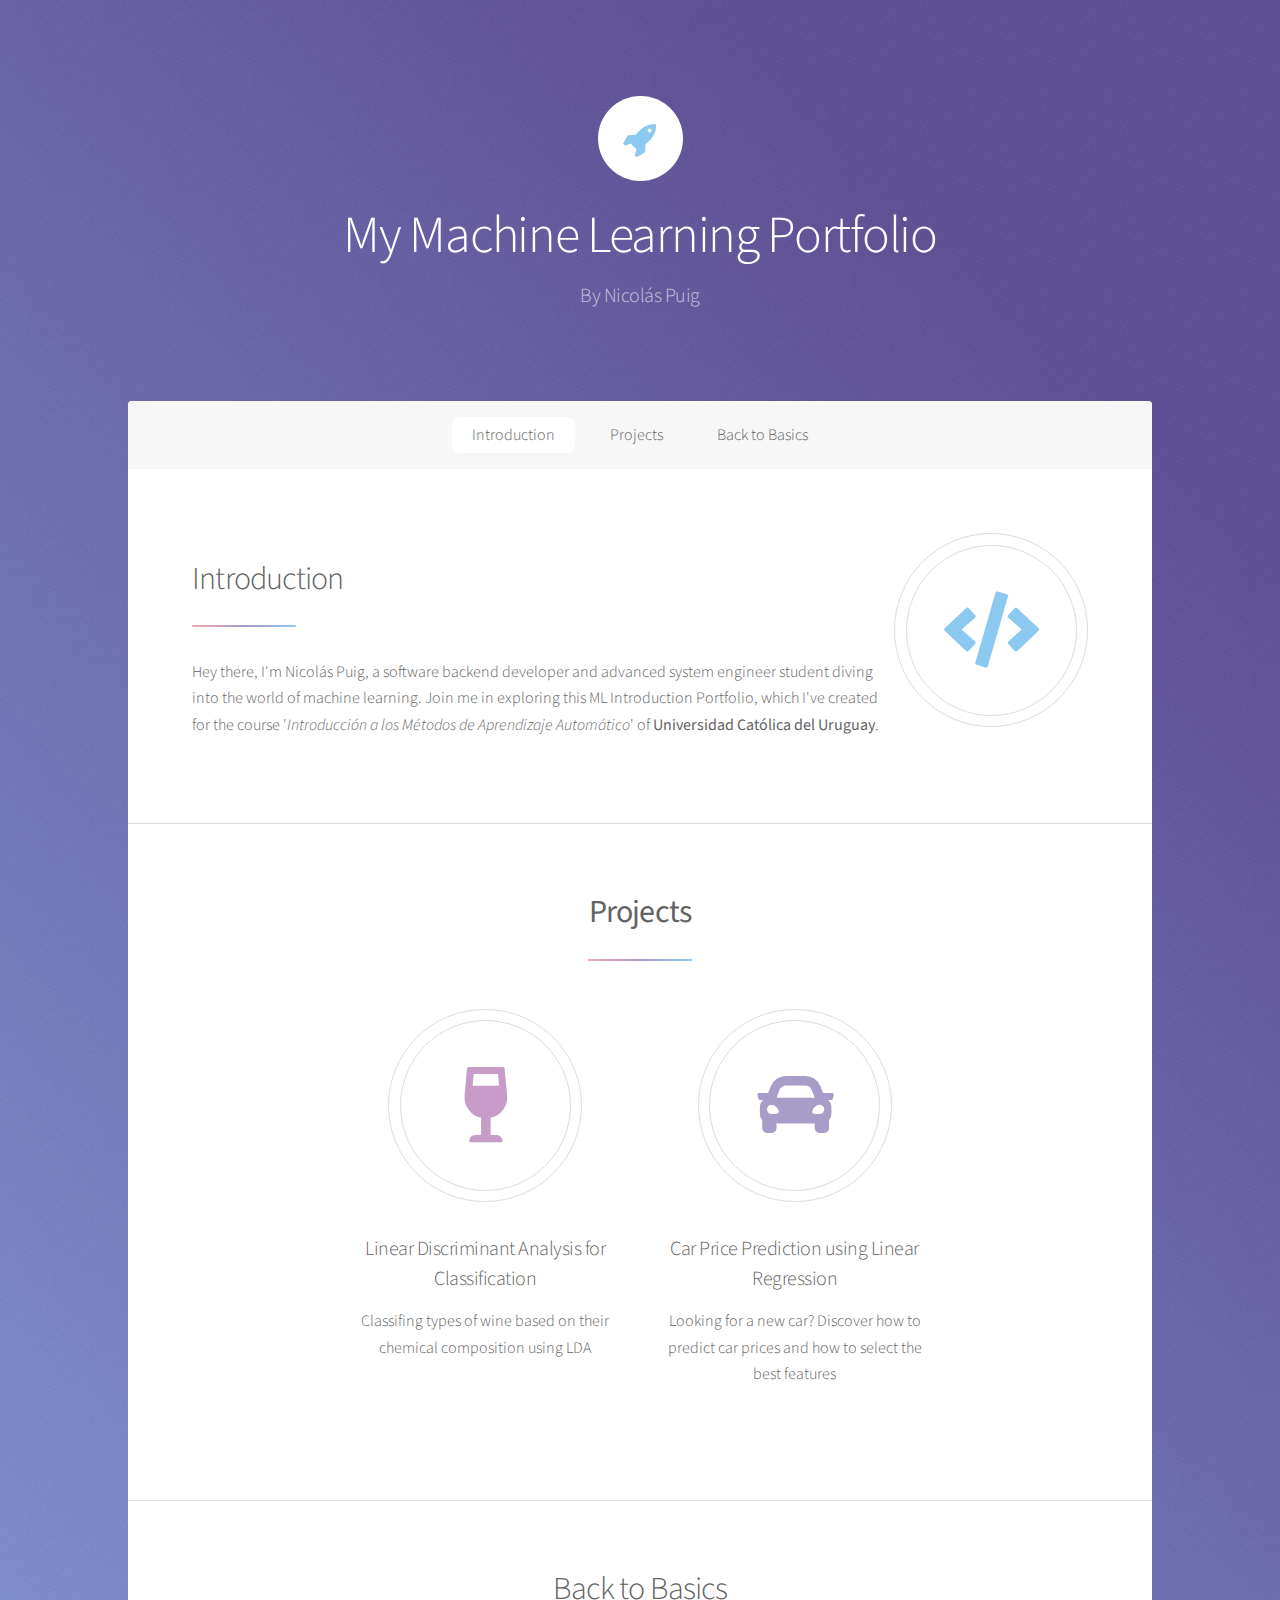
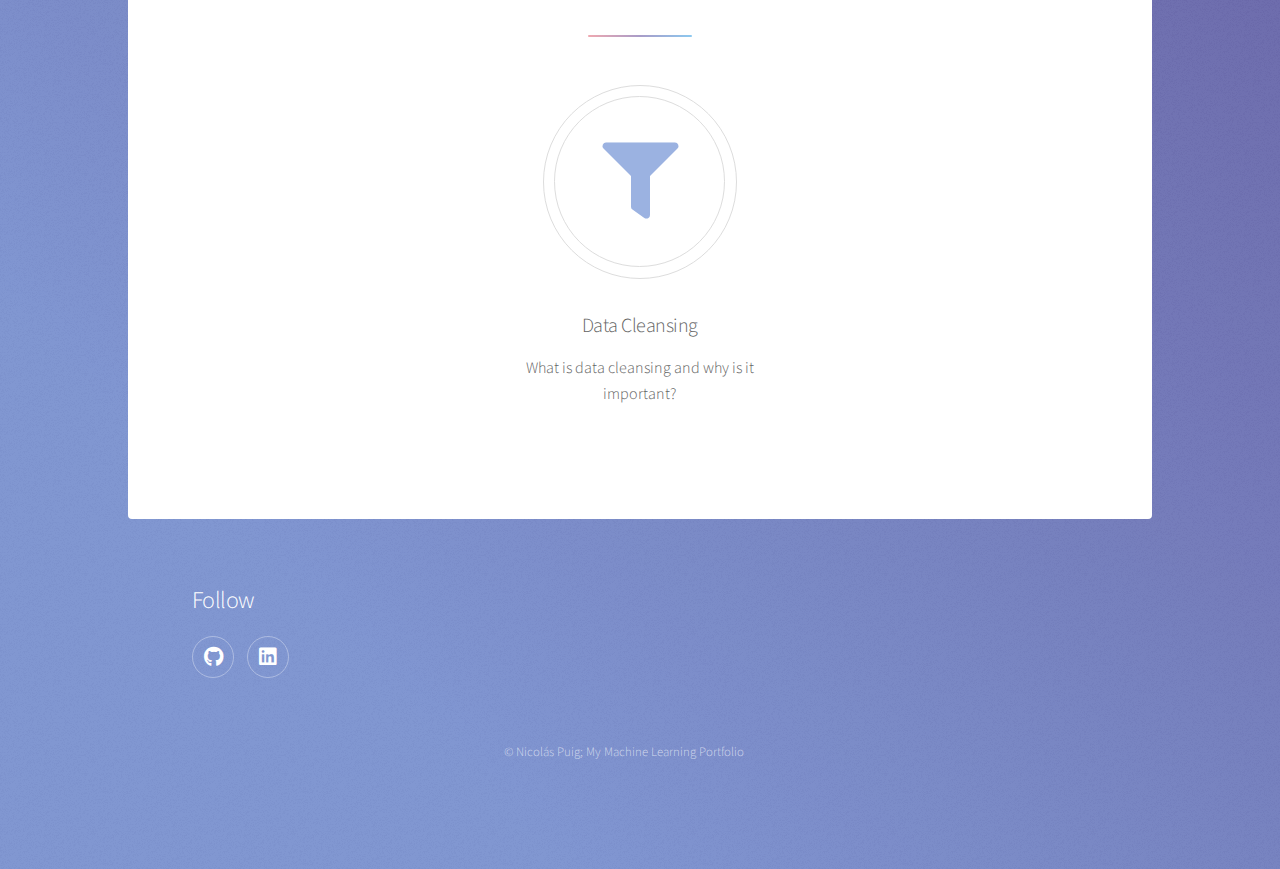
<file: index.html>
<!DOCTYPE HTML>
<!--
	Stellar by HTML5 UP
	html5up.net | @ajlkn
	Free for personal and commercial use under the CCA 3.0 license (html5up.net/license)
-->
<html>

<head>
	<title>ML Portfolio - Nicolas Puig</title>
	<meta charset="utf-8" />
	<meta name="viewport" content="width=device-width, initial-scale=1, user-scalable=no" />
	<link rel="stylesheet" href="assets/css/main.css" />
	<noscript>
		<link rel="stylesheet" href="assets/css/noscript.css" />
	</noscript>
</head>

<body class="is-preload">

	<!-- Wrapper -->
	<div id="wrapper">

		<!-- Header -->
		<header id="header" class="alt">
			<span class="logo"><img src="images/logo.svg" alt="" /></span>
			<h1>My Machine Learning Portfolio</h1>
			<p>By Nicolás Puig</p>
		</header>

		<!-- Nav -->
		<nav id="nav">
			<ul>
				<li><a href="#intro" class="active">Introduction</a></li>
				<li><a href="#first">Projects</a></li>
				<li><a href="#second">Back to Basics</a></li>
			</ul>
		</nav>

		<!-- Main -->
		<div id="main">

			<!-- Introduction -->
			<section id="intro" class="main">
				<div class="spotlight">
					<div class="content">
						<header class="major">
							<h2>Introduction</h2>
						</header>
						<p>Hey there, I'm Nicolás Puig, a software backend developer and advanced system engineer
							student diving into the world of machine learning.
							Join me in exploring this ML Introduction Portfolio, which I've created for the course
							'<i>Introducción a los Métodos de Aprendizaje
								Automático</i>' of <b>Universidad Católica del Uruguay</b>.
						</p>
					</div>
					<span class="icon solid major style5 fa-code"></span>
				</div>
			</section>

			<!-- First Section -->
			<section id="first" class="main special">
				<header class="major">
					<h2><strong>Projects</strong></h2>
				</header>
				<ul class="features">
					<li>
						<a class="icon major solid style2 fa-wine-glass-alt" href="lda_classification.html"></a>
						<a href="lda_classification.html">
							<h3>Linear Discriminant Analysis for Classification</h3>
							<p>Classifing types of wine based on their chemical composition using LDA</p>
						</a>
					</li>
					<li>
						<a class="icon major solid style3 fa-car" href="lr_car_price.html"></a>
						<a href="lr_car_price.html">
							<h3>Car Price Prediction using Linear Regression</h3>
							<p>Looking for a new car? Discover how to predict car prices and how to select the best features</p>
						</a>
					</li>
				</ul>
			</section>

			<!-- Second Section -->


			<section id="second" class="main special">

				<header class="major">
					<h2>Back to Basics</h2>
				</header>
				<ul class="features">

					<li>
						<a class="icon solid major style4 fa-filter" href="data_cleansing.html"> </a>
						<a href="data_cleansing.html">
							<h3>Data Cleansing</h3>
							<p>What is data cleansing and why is it important?</p>
						</a>
					</li>
				</ul>
			</section>
		</div>

		<!-- Footer -->
		<footer id="footer">
			<section>
				<h2>Follow</h2>
				<ul class="icons">
					<li><a href="https://github.com/NicolasPuig" class="icon brands fa-github alt"><span class="label">GitHub</span></a></li>
					<li><a href="https://www.linkedin.com/in/nicol%C3%A1s-puig/" class="icon brands fa-linkedin alt"><span class="label">LinkedIn</span></a></li>
				</ul>
			</section>
			<p class="copyright">&copy; Nicolás Puig; My Machine Learning Portfolio</p>
		</footer>

	</div>

	<!-- Scripts -->
	<script src="assets/js/jquery.min.js"></script>
	<script src="assets/js/jquery.scrollex.min.js"></script>
	<script src="assets/js/jquery.scrolly.min.js"></script>
	<script src="assets/js/browser.min.js"></script>
	<script src="assets/js/breakpoints.min.js"></script>
	<script src="assets/js/util.js"></script>
	<script src="assets/js/main.js"></script>

</body>

</html>
</file>
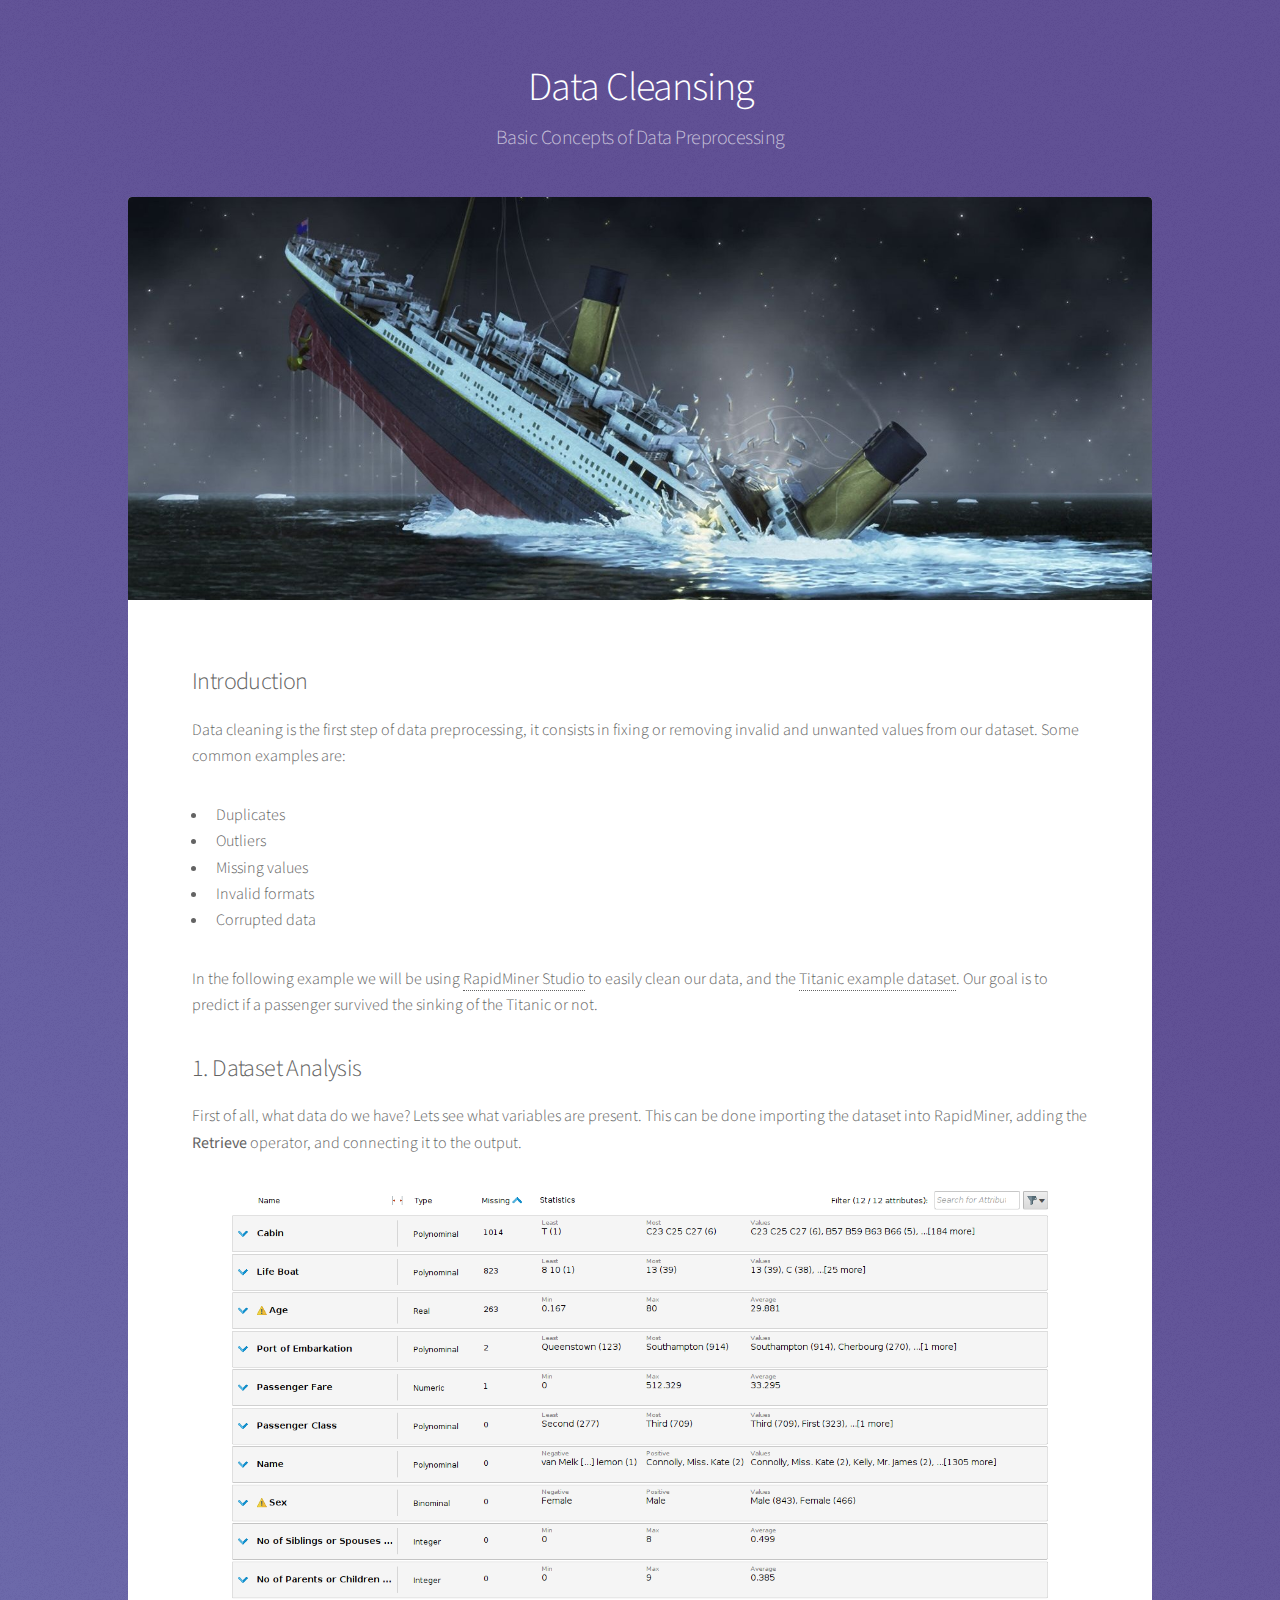
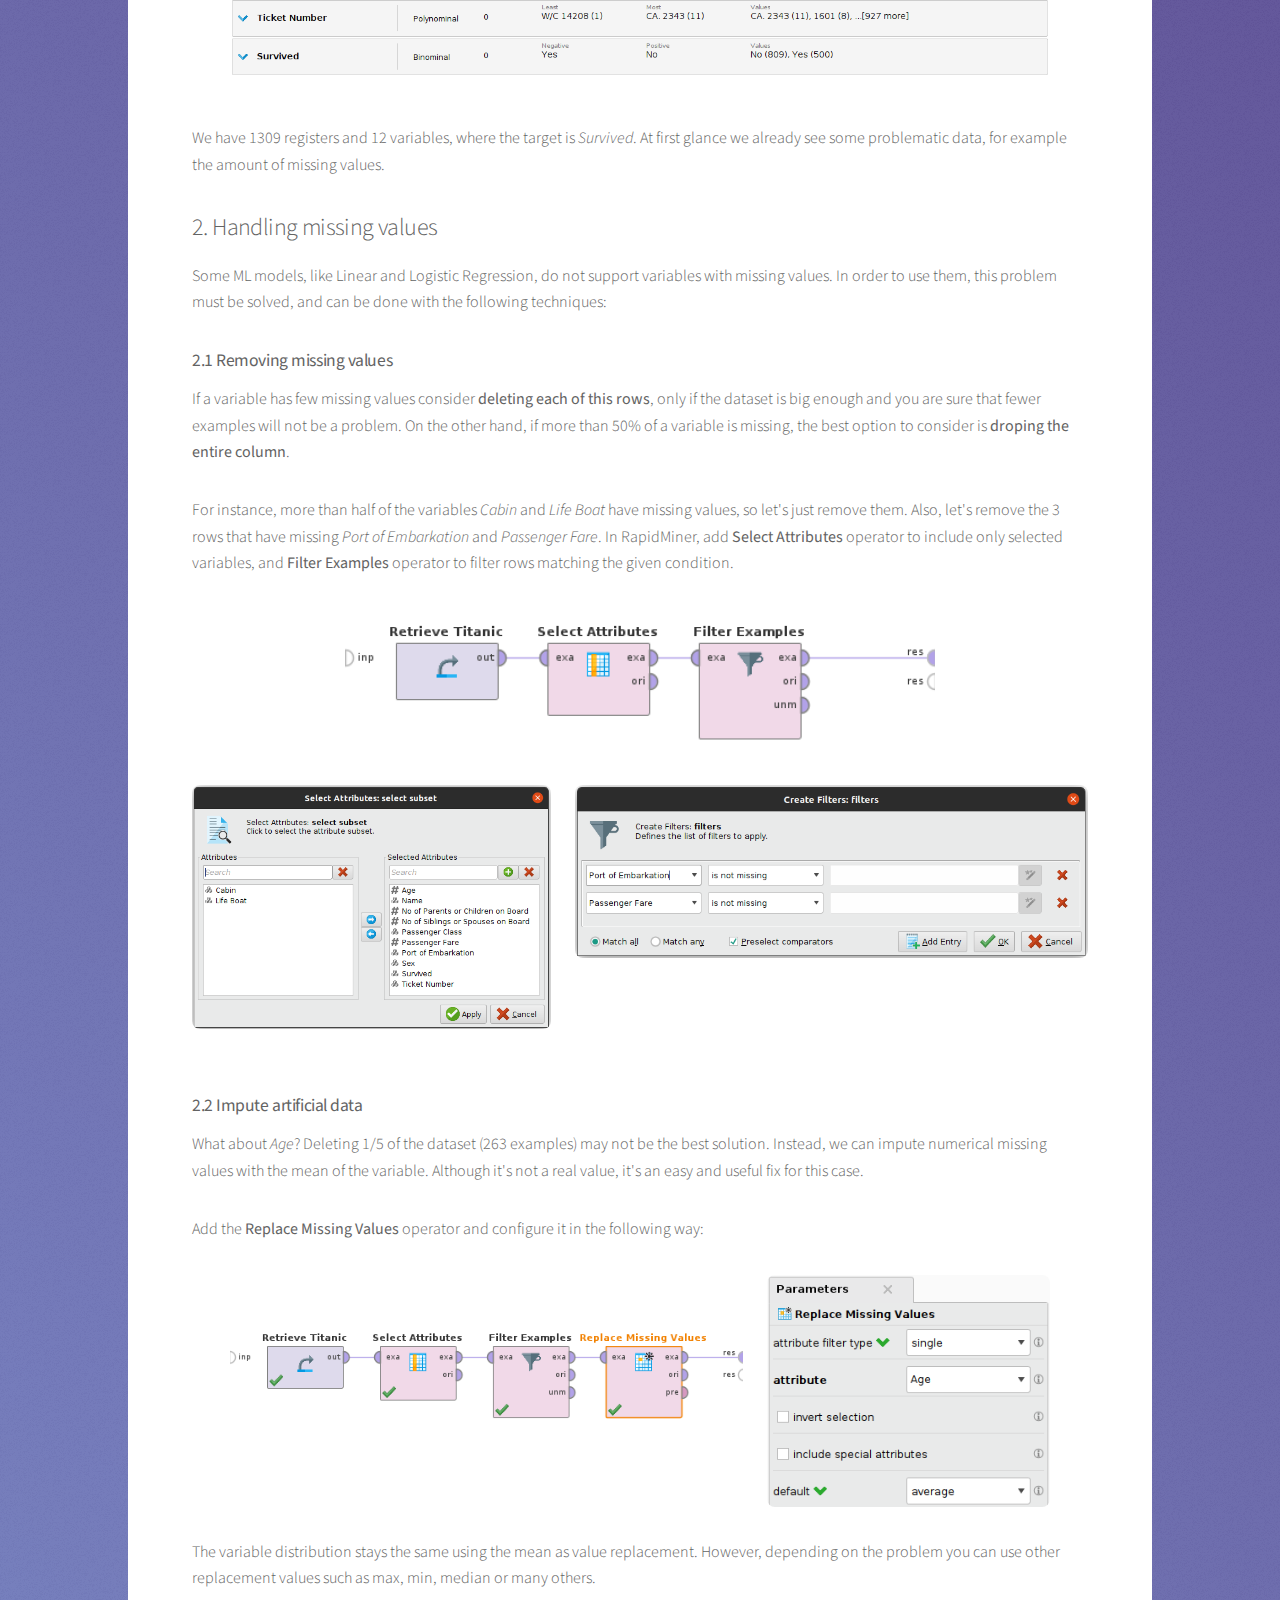
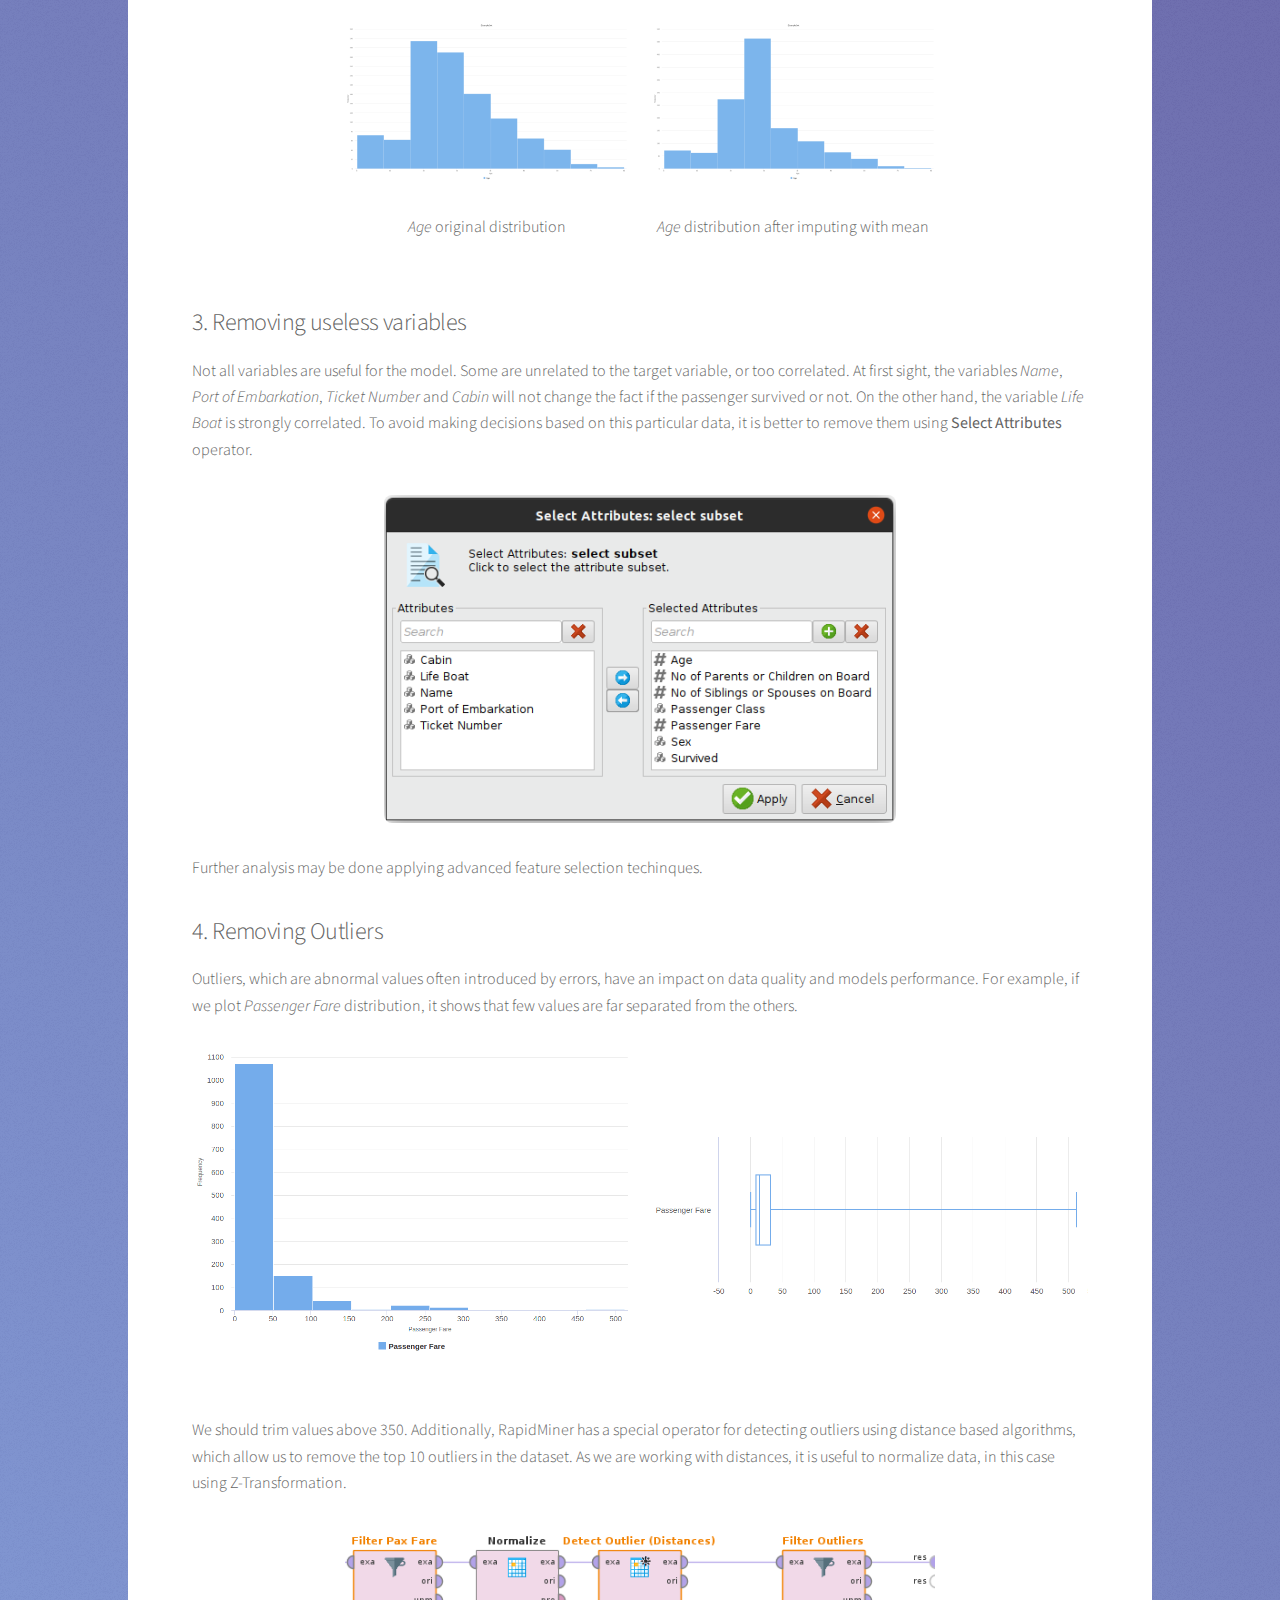
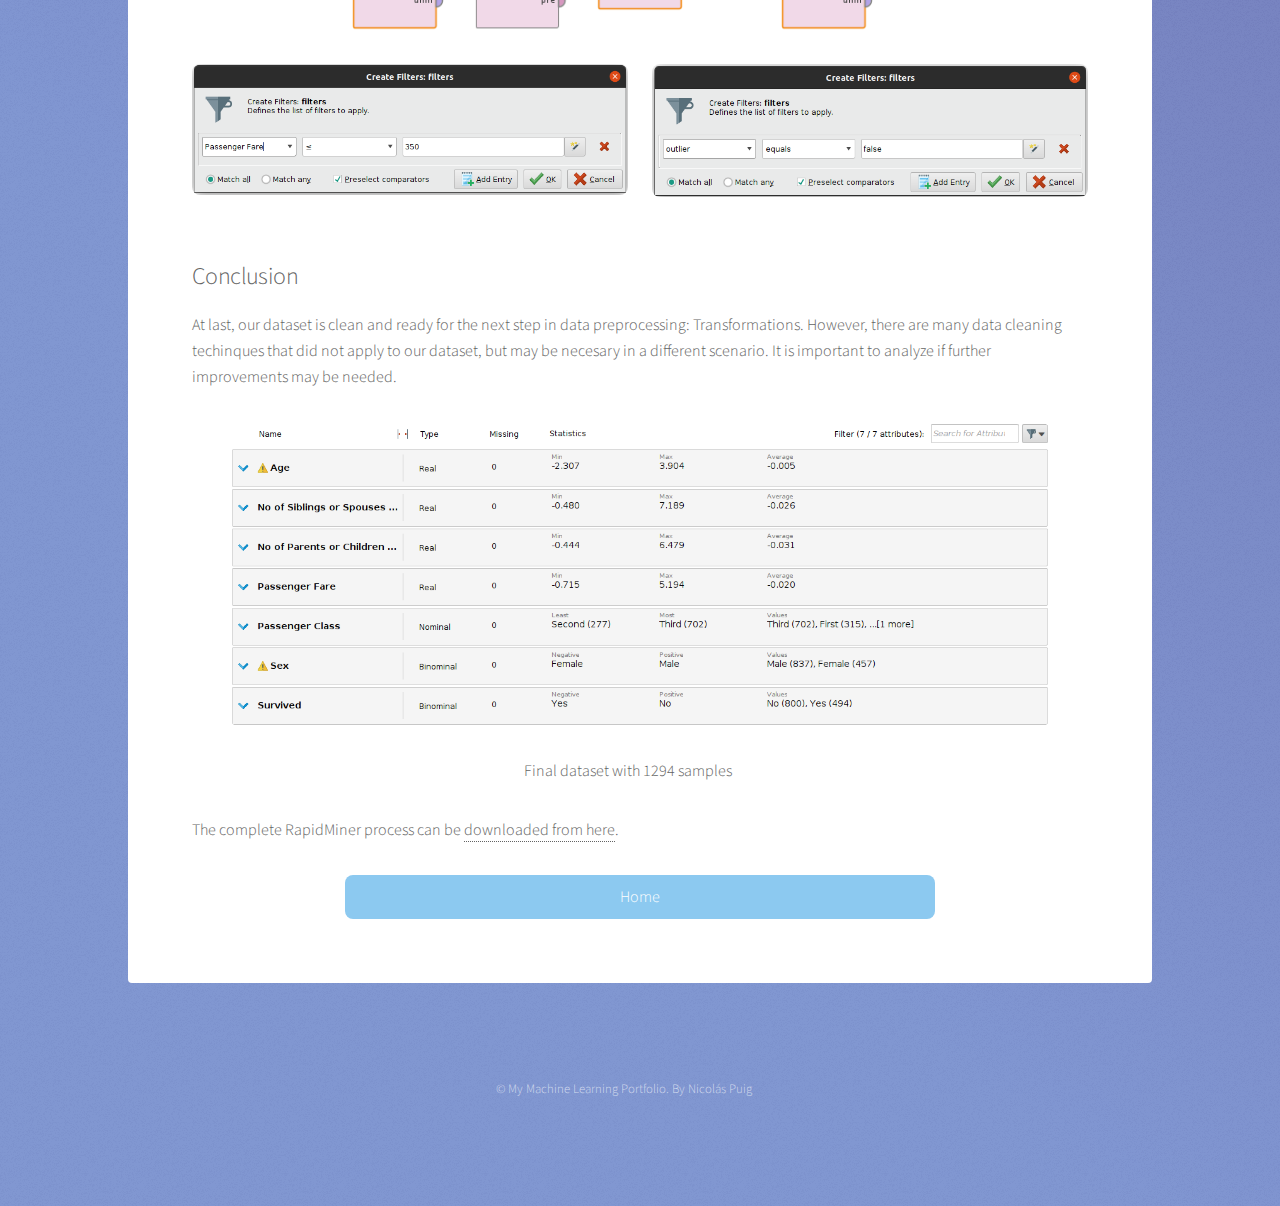
<file: data_cleansing.html>
<!DOCTYPE HTML>
<!--
	Stellar by HTML5 UP
	html5up.net | @ajlkn
	Free for personal and commercial use under the CCA 3.0 license (html5up.net/license)
-->
<html>

<head>
	<title>Data Cleansing</title>
	<meta charset="utf-8" />
	<meta name="viewport" content="width=device-width, initial-scale=1, user-scalable=no" />
	<link rel="stylesheet" href="assets/css/main.css" />
	<noscript>
		<link rel="stylesheet" href="assets/css/noscript.css" />
	</noscript>
</head>

<body class="is-preload">

	<!-- Wrapper -->
	<div id="wrapper">

		<!-- Header -->
		<header id="header">
			<h1>Data Cleansing</h1>
			<p>Basic Concepts of Data Preprocessing</p>
		</header>

		<!-- Main -->
		<div id="main">

			<!-- Content -->
			<section id="content" class="main">
				<span class="image main"><img src="images/data_cleansing/0.jpg" alt="" /></span>
				<h2>Introduction</h2>
				<p>
					Data cleaning is the first step of data preprocessing, it consists in fixing or removing invalid and
					unwanted values from our dataset.
					Some common examples are:
				<ul>
					<li>Duplicates</li>
					<li>Outliers</li>
					<li>Missing values</li>
					<li>Invalid formats</li>
					<li>Corrupted data</li>
				</ul>

				In the following example we will be using <a href="https://rapidminer.com/">RapidMiner Studio</a>
				to easily clean our data, and the <a href="https://www.kaggle.com/c/titanic/data">Titanic example
					dataset</a>. Our goal is to predict if a passenger survived the sinking of the Titanic or not.
				</p>

				<!-- Body -->
				<h2>1. Dataset Analysis</h2>
				<p>
					First of all, what data do we have? Lets see what variables are present. This can be done importing
					the dataset into RapidMiner, adding the <b>Retrieve</b> operator, and connecting it to the output.
				</p>
				<div class="row aln-center">
					<div class="col-11">
						<span class="image main"><img src="images/data_cleansing/1.png" alt="" /></span>
					</div>
				</div>
				<p>
					We have 1309 registers and 12 variables, where the target is <i>Survived</i>. At first glance we
					already see some problematic data, for example the amount of missing values.
				</p>



				<h2>2. Handling missing values</h2>
				<p>
					Some ML models, like Linear and Logistic Regression, do not support variables with missing values.
					In order to use them, this problem must be solved, and can be done with the following techniques:
				</p>
				<h4><strong>2.1 Removing missing values</strong></h4>
				<p>
					If a variable has few missing values consider <b>deleting each of this rows</b>, only if the dataset
					is big enough and you are sure that fewer examples will not be a problem.
					On the other hand, if more than 50% of a variable is missing, the best option to consider is
					<b>droping the entire column</b>.
				</p>
				<p>
					For instance, more than half of the variables <i>Cabin</i> and <i>Life Boat</i> have missing
					values, so let's just remove them. Also, let's remove the 3 rows that have missing <i>Port of
						Embarkation</i> and <i>Passenger Fare</i>. In RapidMiner, add <strong>Select
						Attributes</strong> operator to include only selected variables, and <strong>Filter
						Examples</strong>
					operator to filter rows matching the given condition.
				</p>
				<div class="box alt">
					<div class="row aln-center">
						<div class="col-8">
							<span class="image fit"><img src="images/data_cleansing/4.png" alt="" /></span>
						</div>
						<div class="col-5">
							<span class="image fit"><img src="images/data_cleansing/2.png" alt="" /></span>
						</div>
						<div class="col-7">
							<span class="image fit"><img src="images/data_cleansing/3.png" alt="" /></span>
						</div>
					</div>
				</div>


				<h4><strong>2.2 Impute artificial data</strong></h4>
				<p>
					What about <i>Age</i>? Deleting 1/5 of the dataset (263 examples) may not be the best solution.
					Instead, we can impute numerical missing values with the mean of the variable. Although it's not a
					real value, it's an easy and useful fix for this case.
				</p>
				<p>
					Add the <b>Replace Missing Values</b> operator and configure it in the following way:
				</p>
				<div class="box alt">
					<div class="row aln-center aln-middle">
						<div class="col-7">
							<span class="image fit"><img src="images/data_cleansing/5.png" alt="" /></span>
						</div>
						<div class="col-4">
							<span class="image fit"><img src="images/data_cleansing/6.png" alt="" /></span>
						</div>
					</div>
				</div>
				<p>
					The variable distribution stays the same using the mean as value replacement.
					However, depending on the problem you can use other replacement values such as max, min, median or
					many others.
				</p>
				<div class="box alt">
					<div class="row aln-center">
						<div class="col-4">
							<div class="row aln-center">
								<span class="image fit"><img src="images/data_cleansing/7.png" alt="" /></span>
								<p><i>Age</i> original distribution</p>
							</div>
						</div>
						<div class="col-4">
							<div class="row aln-center">
								<span class="image fit"><img src="images/data_cleansing/8.png" alt="" /></span>
								<p><i>Age</i> distribution after imputing with mean</p>
							</div>
						</div>
					</div>
				</div>

				<h2>3. Removing useless variables</h2>
				<p>
					Not all variables are useful for the model. Some are unrelated to the target variable, or too
					correlated.
					At first sight, the variables <i>Name</i>, <i>Port of Embarkation</i>, <i>Ticket Number</i> and
					<i>Cabin</i>
					will not change the fact if the passenger survived or not. On the other hand, the variable <i>Life
						Boat</i> is
					strongly correlated. To avoid making decisions based on this particular data, it is better to remove
					them using
					<strong>Select Attributes</strong> operator.
				</p>


				<div class="box alt">
					<div class="row aln-center aln-middle">
						<div class="col-7">
							<span class="image fit"><img src="images/data_cleansing/14.png" alt="" /></span>
						</div>
					</div>
				</div>

				<p>Further analysis may be done applying advanced feature selection techinques.</p>



				<h2>4. Removing Outliers</h2>
				<p>
					Outliers, which are abnormal values often introduced by errors, have an impact on data quality and
					models performance.
					For example, if we plot <i>Passenger Fare</i> distribution, it shows that few values are far
					separated from the others.
				</p>

				<div class="box alt">
					<div class="row aln-center aln-middle">
						<div class="col-6">
							<span class="image fit"><img src="images/data_cleansing/10.png" alt="" /></span>
						</div>
						<div class="col-6">
							<span class="image fit"><img src="images/data_cleansing/9.png" alt="" /></span>
						</div>
					</div>
				</div>

				<p>
					We should trim values above 350. Additionally, RapidMiner has a special operator for detecting
					outliers using distance based algorithms,
					which allow us to remove the top 10 outliers in the dataset.
					As we are working with distances, it is useful to normalize data, in this case using
					Z-Transformation.
				</p>


				<div class="box alt">
					<div class="row aln-center">
						<div class="col-8">
							<span class="image fit"><img src="images/data_cleansing/11.png" alt="" /></span>
						</div>
						<div class="col-6">
							<span class="image fit"><img src="images/data_cleansing/12.png" alt="" /></span>
						</div>
						<div class="col-6">
							<span class="image fit"><img src="images/data_cleansing/13.png" alt="" /></span>
						</div>
					</div>
				</div>


				<h2>Conclusion</h2>
				<p>At last, our dataset is clean and ready for the next step in data preprocessing: Transformations.
					However, there are many data cleaning techinques that did not apply to our dataset, but may be
					necesary in a
					different scenario. It is important to analyze if further improvements may be needed.
				</p>

				<div class="box alt">
					<div class="row aln-center">
						<div class="col-11">
							<div class="row aln-center">
								<span class="image fit"><img src="images/data_cleansing/15.png" alt="" /></span>
								Final dataset with 1294 samples
							</div>
						</div>
					</div>
				</div>
				<p>The complete RapidMiner process can be <a href="downloadable/data_cleaning.rmp">downloaded from
						here</a>.</p>
				<div class="box alt">
					<div class="row aln-center">
						<div class="col-8">
							<a href="index.html" class="button primary fit">Home</a>
						</div>
					</div>
				</div>
			</section>
		</div>


		<!-- Footer -->
		<footer id="footer">
			<p class="copyright">&copy; My Machine Learning Portfolio. By Nicolás Puig</p>
		</footer>

	</div>

	<!-- Scripts -->
	<script src="assets/js/jquery.min.js"></script>
	<script src="assets/js/jquery.scrollex.min.js"></script>
	<script src="assets/js/jquery.scrolly.min.js"></script>
	<script src="assets/js/browser.min.js"></script>
	<script src="assets/js/breakpoints.min.js"></script>
	<script src="assets/js/util.js"></script>
	<script src="assets/js/main.js"></script>

</body>

</html>
</file>
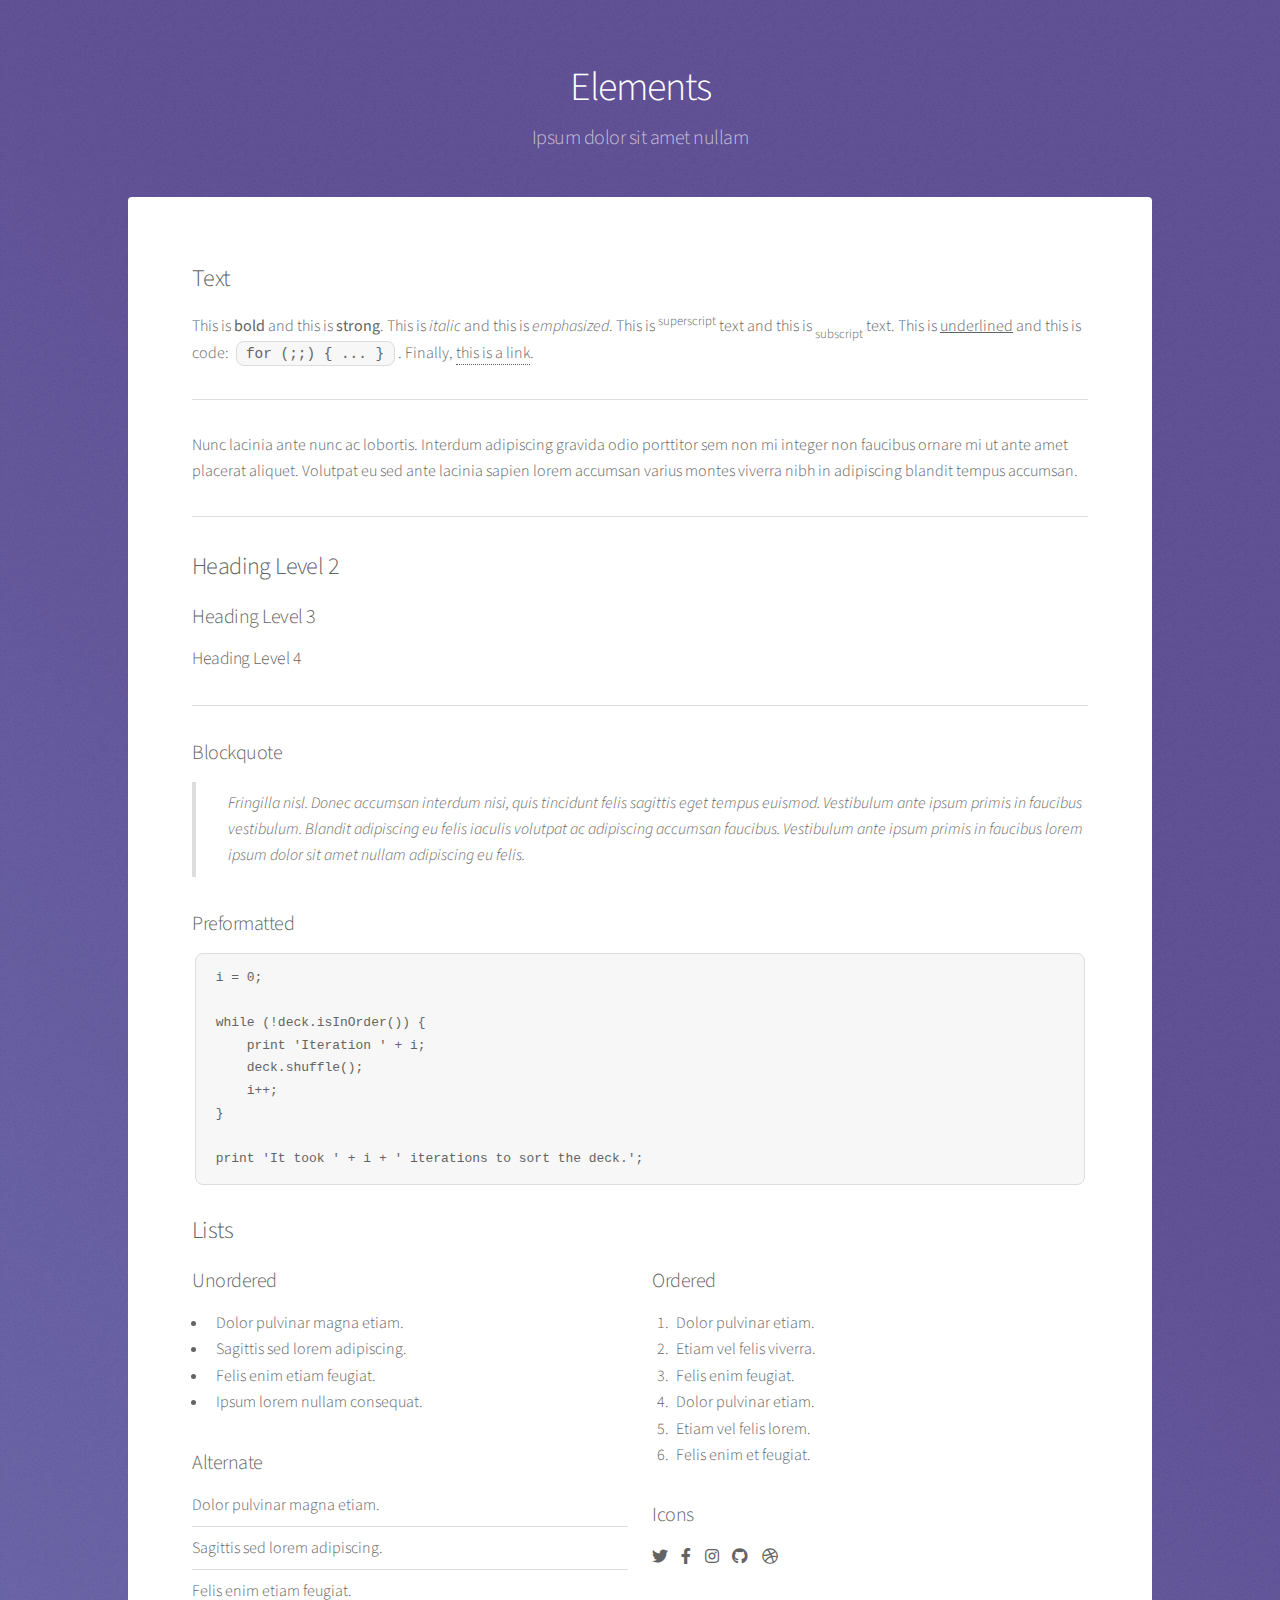
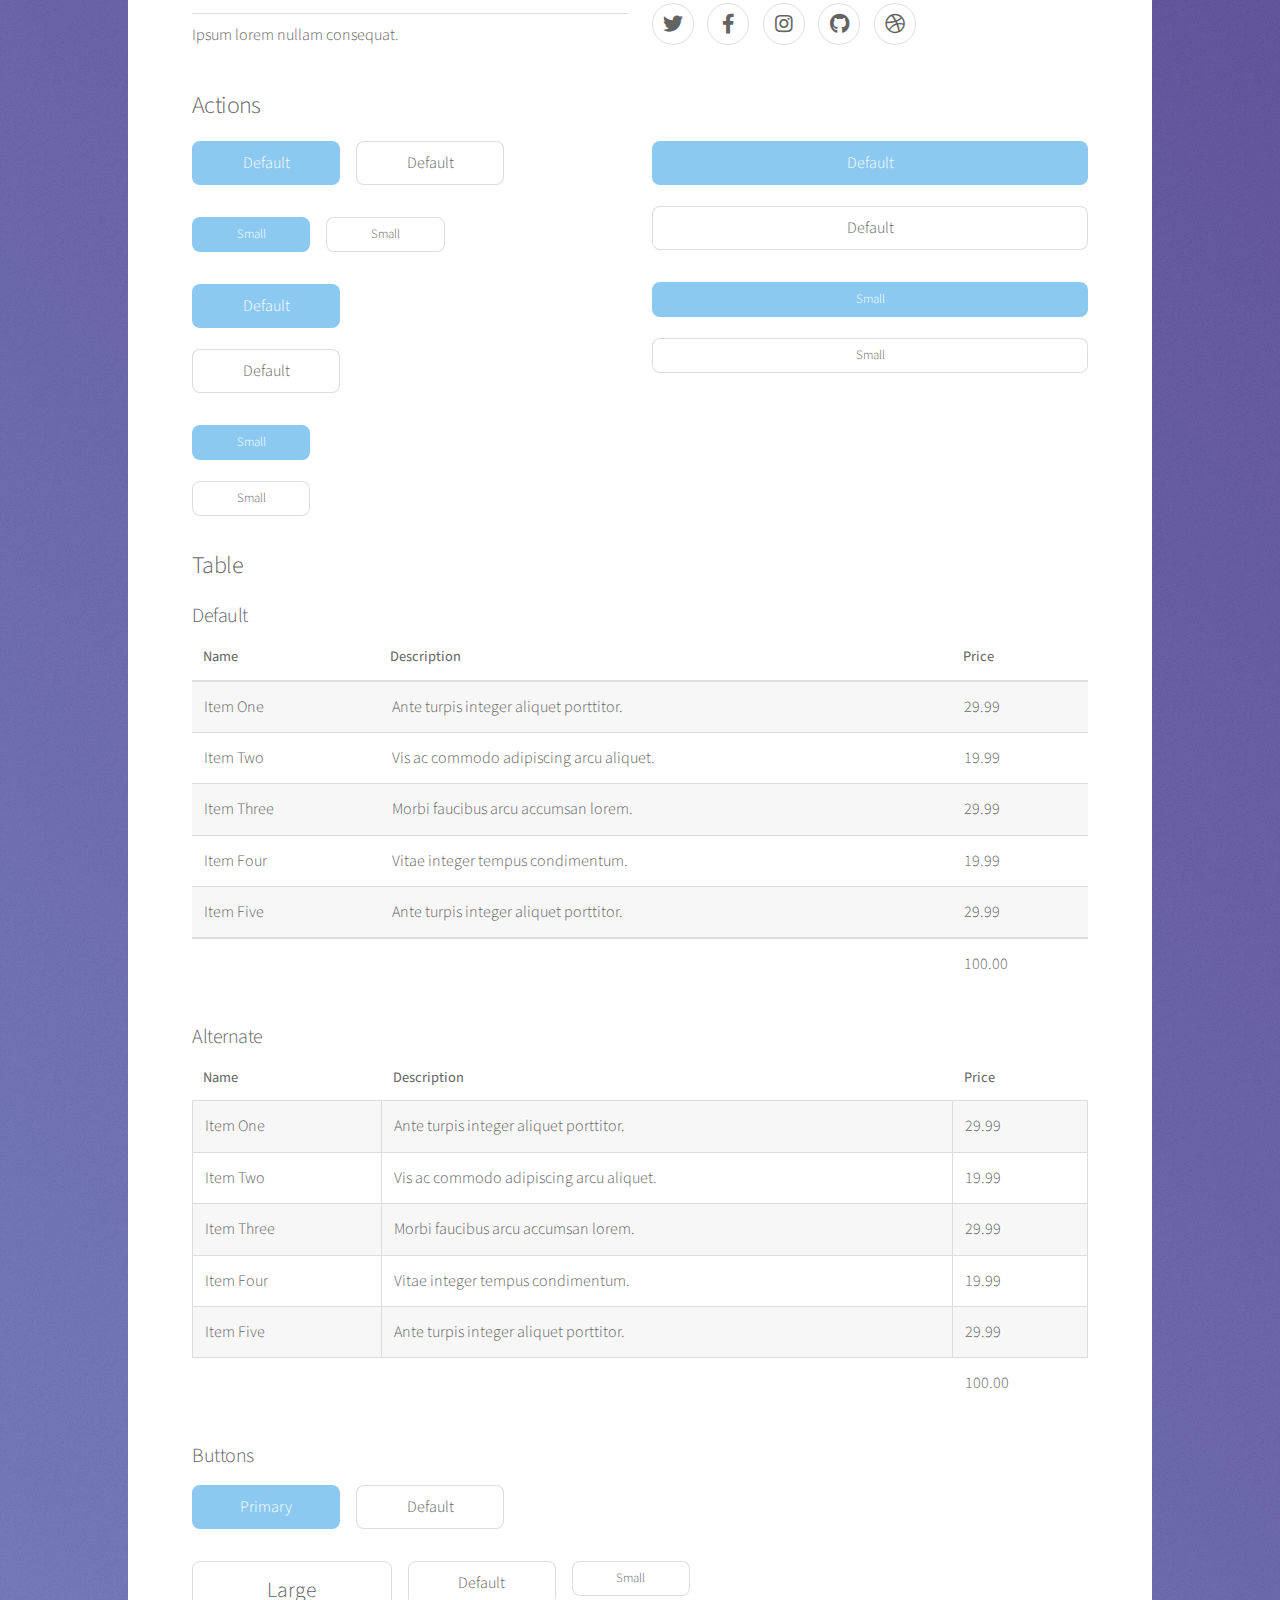
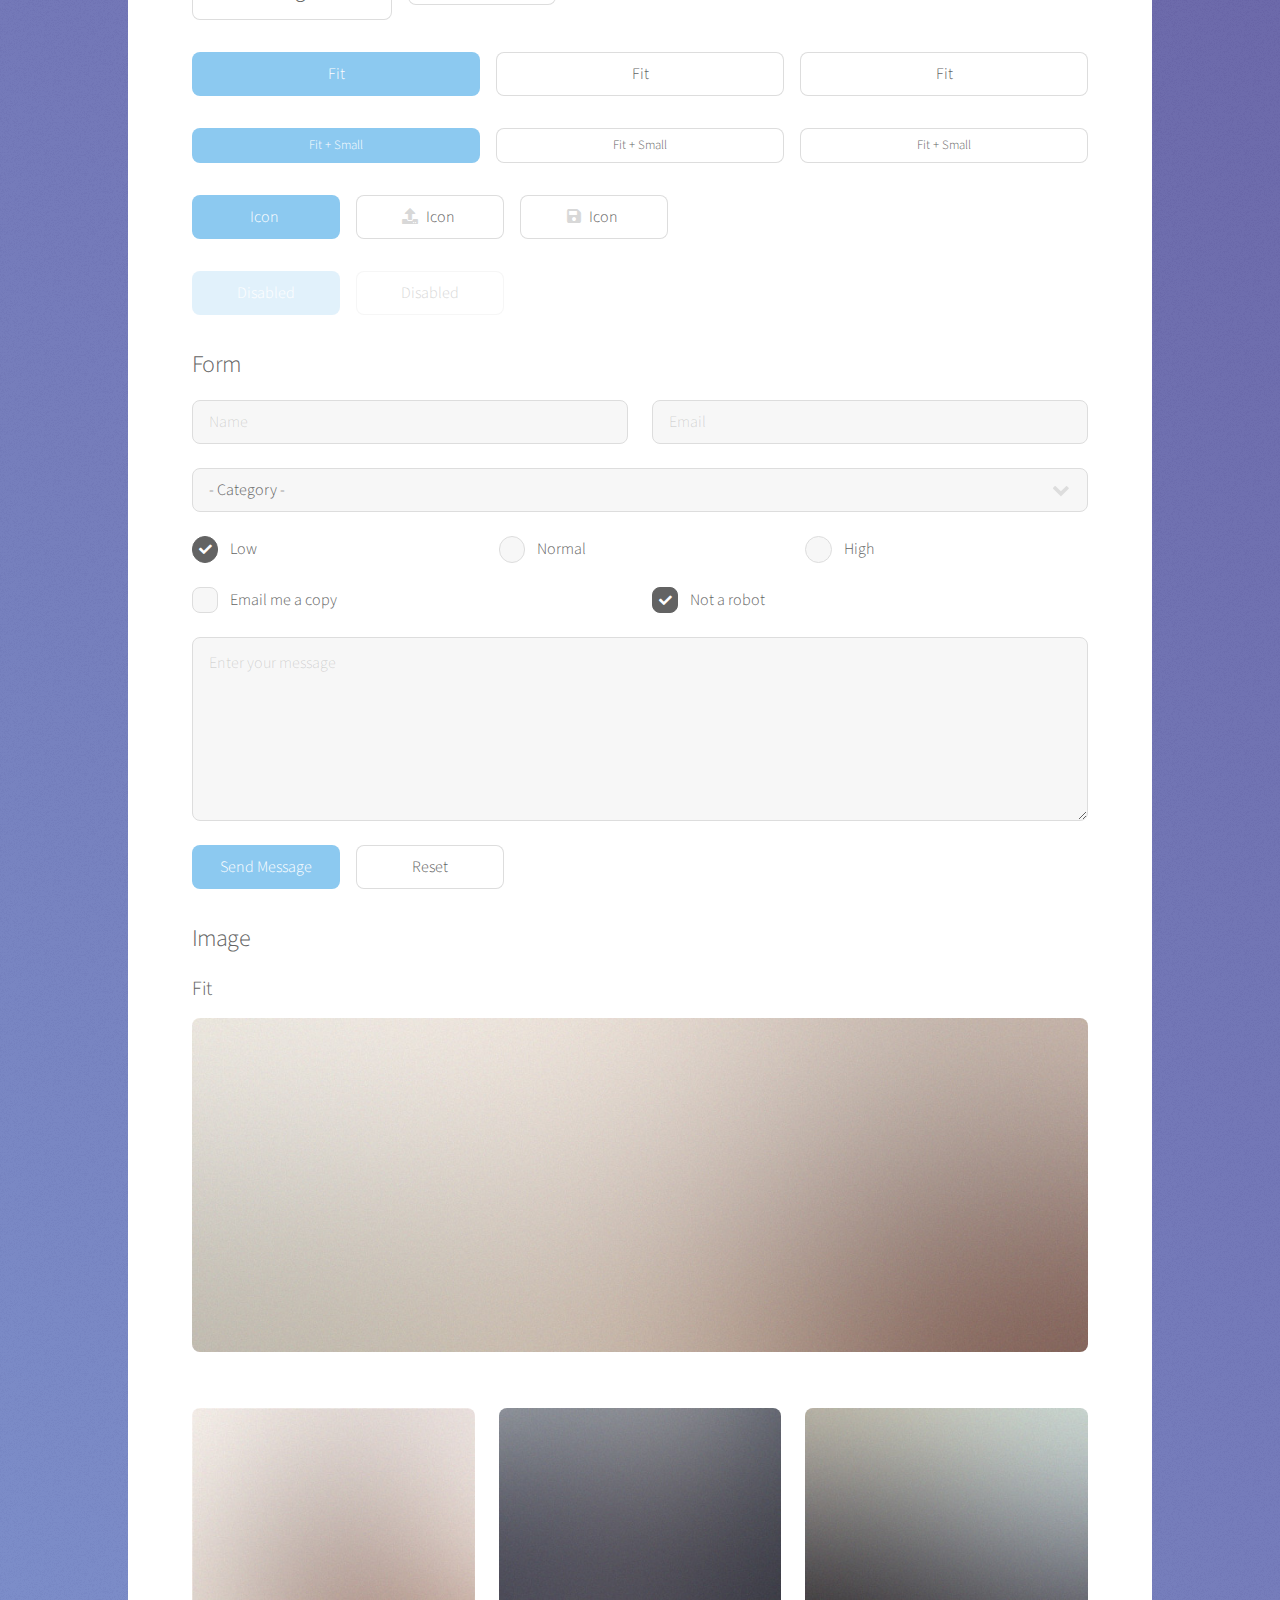
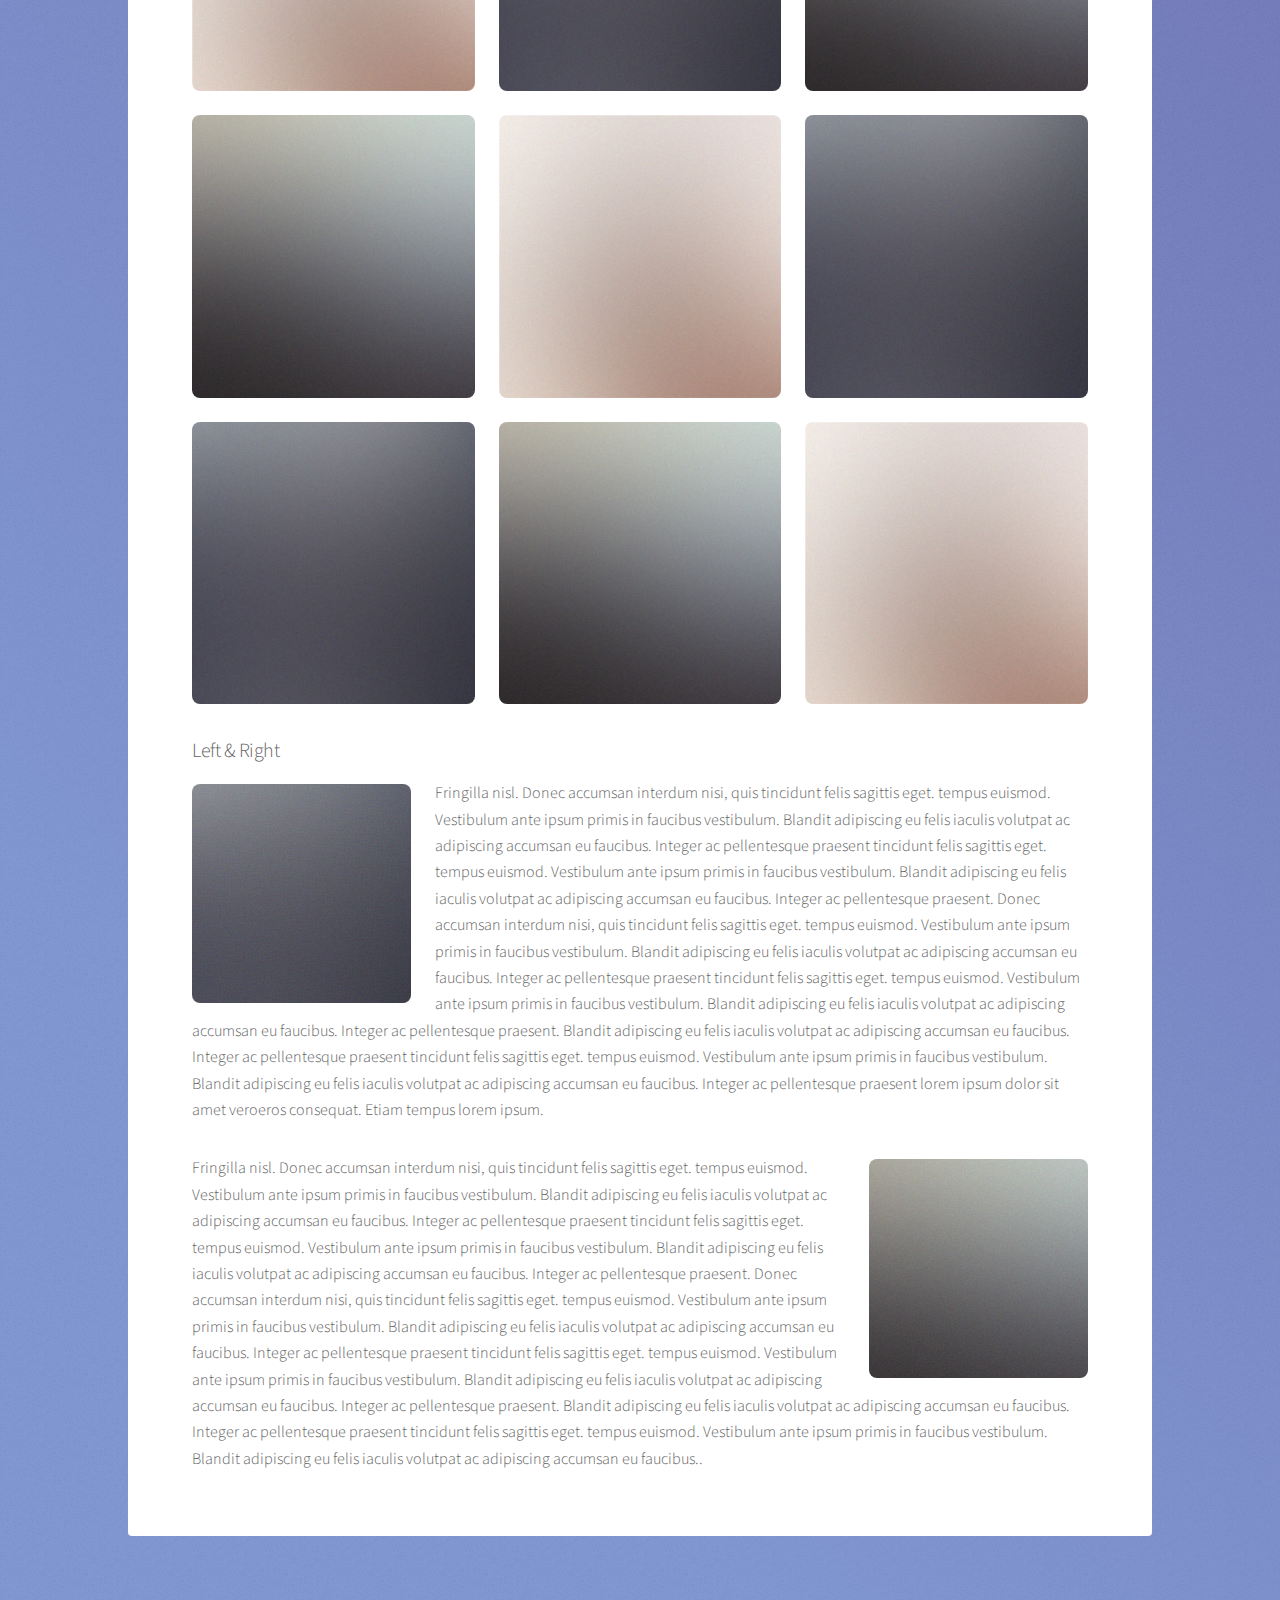
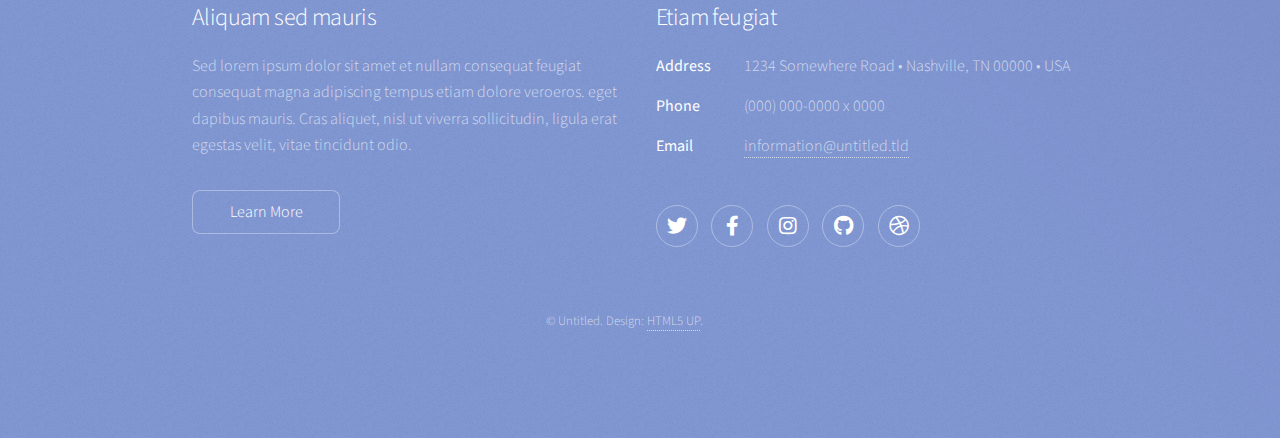
<file: elements.html>
<!DOCTYPE HTML>
<!--
	Stellar by HTML5 UP
	html5up.net | @ajlkn
	Free for personal and commercial use under the CCA 3.0 license (html5up.net/license)
-->
<html>
	<head>
		<title>Elements - Stellar by HTML5 UP</title>
		<meta charset="utf-8" />
		<meta name="viewport" content="width=device-width, initial-scale=1, user-scalable=no" />
		<link rel="stylesheet" href="assets/css/main.css" />
		<noscript><link rel="stylesheet" href="assets/css/noscript.css" /></noscript>
	</head>
	<body class="is-preload">

		<!-- Wrapper -->
			<div id="wrapper">

				<!-- Header -->
					<header id="header">
						<h1>Elements</h1>
						<p>Ipsum dolor sit amet nullam</p>
					</header>

				<!-- Main -->
					<div id="main">

						<!-- Content -->
							<section id="content" class="main">

								<!-- Text -->
									<section>
										<h2>Text</h2>
										<p>This is <b>bold</b> and this is <strong>strong</strong>. This is <i>italic</i> and this is <em>emphasized</em>.
										This is <sup>superscript</sup> text and this is <sub>subscript</sub> text.
										This is <u>underlined</u> and this is code: <code>for (;;) { ... }</code>. Finally, <a href="#">this is a link</a>.</p>
										<hr />
										<p>Nunc lacinia ante nunc ac lobortis. Interdum adipiscing gravida odio porttitor sem non mi integer non faucibus ornare mi ut ante amet placerat aliquet. Volutpat eu sed ante lacinia sapien lorem accumsan varius montes viverra nibh in adipiscing blandit tempus accumsan.</p>
										<hr />
										<h2>Heading Level 2</h2>
										<h3>Heading Level 3</h3>
										<h4>Heading Level 4</h4>
										<hr />
										<h3>Blockquote</h3>
										<blockquote>Fringilla nisl. Donec accumsan interdum nisi, quis tincidunt felis sagittis eget tempus euismod. Vestibulum ante ipsum primis in faucibus vestibulum. Blandit adipiscing eu felis iaculis volutpat ac adipiscing accumsan faucibus. Vestibulum ante ipsum primis in faucibus lorem ipsum dolor sit amet nullam adipiscing eu felis.</blockquote>
										<h3>Preformatted</h3>
										<pre><code>i = 0;

while (!deck.isInOrder()) {
    print 'Iteration ' + i;
    deck.shuffle();
    i++;
}

print 'It took ' + i + ' iterations to sort the deck.';</code></pre>
									</section>

								<!-- Lists -->
									<section>
										<h2>Lists</h2>
										<div class="row">
											<div class="col-6 col-12-medium">
												<h3>Unordered</h3>
												<ul>
													<li>Dolor pulvinar magna etiam.</li>
													<li>Sagittis sed lorem adipiscing.</li>
													<li>Felis enim etiam feugiat.</li>
													<li>Ipsum lorem nullam consequat.</li>
												</ul>
												<h3>Alternate</h3>
												<ul class="alt">
													<li>Dolor pulvinar magna etiam.</li>
													<li>Sagittis sed lorem adipiscing.</li>
													<li>Felis enim etiam feugiat.</li>
													<li>Ipsum lorem nullam consequat.</li>
												</ul>
											</div>
											<div class="col-6 col-12-medium">
												<h3>Ordered</h3>
												<ol>
													<li>Dolor pulvinar etiam.</li>
													<li>Etiam vel felis viverra.</li>
													<li>Felis enim feugiat.</li>
													<li>Dolor pulvinar etiam.</li>
													<li>Etiam vel felis lorem.</li>
													<li>Felis enim et feugiat.</li>
												</ol>
												<h3>Icons</h3>
												<ul class="icons">
													<li><a href="#" class="icon brands fa-twitter"><span class="label">Twitter</span></a></li>
													<li><a href="#" class="icon brands fa-facebook-f"><span class="label">Facebook</span></a></li>
													<li><a href="#" class="icon brands fa-instagram"><span class="label">Instagram</span></a></li>
													<li><a href="#" class="icon brands fa-github"><span class="label">GitHub</span></a></li>
													<li><a href="#" class="icon brands fa-dribbble"><span class="label">Dribbble</span></a></li>
												</ul>
												<ul class="icons">
													<li><a href="#" class="icon brands alt fa-twitter"><span class="label">Twitter</span></a></li>
													<li><a href="#" class="icon brands alt fa-facebook-f"><span class="label">Facebook</span></a></li>
													<li><a href="#" class="icon brands alt fa-instagram"><span class="label">Instagram</span></a></li>
													<li><a href="#" class="icon brands alt fa-github"><span class="label">GitHub</span></a></li>
													<li><a href="#" class="icon brands alt fa-dribbble"><span class="label">Dribbble</span></a></li>
												</ul>
											</div>
										</div>
										<h2>Actions</h2>
										<div class="row">
											<div class="col-6 col-12-medium">
												<ul class="actions">
													<li><a href="#" class="button primary">Default</a></li>
													<li><a href="#" class="button">Default</a></li>
												</ul>
												<ul class="actions small">
													<li><a href="#" class="button primary small">Small</a></li>
													<li><a href="#" class="button small">Small</a></li>
												</ul>
												<ul class="actions stacked">
													<li><a href="#" class="button primary">Default</a></li>
													<li><a href="#" class="button">Default</a></li>
												</ul>
												<ul class="actions stacked">
													<li><a href="#" class="button primary small">Small</a></li>
													<li><a href="#" class="button small">Small</a></li>
												</ul>
											</div>
											<div class="col-6 col-12-medium">
												<ul class="actions stacked">
													<li><a href="#" class="button primary fit">Default</a></li>
													<li><a href="#" class="button fit">Default</a></li>
												</ul>
												<ul class="actions stacked">
													<li><a href="#" class="button primary small fit">Small</a></li>
													<li><a href="#" class="button small fit">Small</a></li>
												</ul>
											</div>
										</div>
									</section>

								<!-- Table -->
									<section>
										<h2>Table</h2>
										<h3>Default</h3>
										<div class="table-wrapper">
											<table>
												<thead>
													<tr>
														<th>Name</th>
														<th>Description</th>
														<th>Price</th>
													</tr>
												</thead>
												<tbody>
													<tr>
														<td>Item One</td>
														<td>Ante turpis integer aliquet porttitor.</td>
														<td>29.99</td>
													</tr>
													<tr>
														<td>Item Two</td>
														<td>Vis ac commodo adipiscing arcu aliquet.</td>
														<td>19.99</td>
													</tr>
													<tr>
														<td>Item Three</td>
														<td> Morbi faucibus arcu accumsan lorem.</td>
														<td>29.99</td>
													</tr>
													<tr>
														<td>Item Four</td>
														<td>Vitae integer tempus condimentum.</td>
														<td>19.99</td>
													</tr>
													<tr>
														<td>Item Five</td>
														<td>Ante turpis integer aliquet porttitor.</td>
														<td>29.99</td>
													</tr>
												</tbody>
												<tfoot>
													<tr>
														<td colspan="2"></td>
														<td>100.00</td>
													</tr>
												</tfoot>
											</table>
										</div>

										<h3>Alternate</h3>
										<div class="table-wrapper">
											<table class="alt">
												<thead>
													<tr>
														<th>Name</th>
														<th>Description</th>
														<th>Price</th>
													</tr>
												</thead>
												<tbody>
													<tr>
														<td>Item One</td>
														<td>Ante turpis integer aliquet porttitor.</td>
														<td>29.99</td>
													</tr>
													<tr>
														<td>Item Two</td>
														<td>Vis ac commodo adipiscing arcu aliquet.</td>
														<td>19.99</td>
													</tr>
													<tr>
														<td>Item Three</td>
														<td> Morbi faucibus arcu accumsan lorem.</td>
														<td>29.99</td>
													</tr>
													<tr>
														<td>Item Four</td>
														<td>Vitae integer tempus condimentum.</td>
														<td>19.99</td>
													</tr>
													<tr>
														<td>Item Five</td>
														<td>Ante turpis integer aliquet porttitor.</td>
														<td>29.99</td>
													</tr>
												</tbody>
												<tfoot>
													<tr>
														<td colspan="2"></td>
														<td>100.00</td>
													</tr>
												</tfoot>
											</table>
										</div>
									</section>

								<!-- Buttons -->
									<section>
										<h3>Buttons</h3>
										<ul class="actions">
											<li><a href="#" class="button primary">Primary</a></li>
											<li><a href="#" class="button">Default</a></li>
										</ul>
										<ul class="actions">
											<li><a href="#" class="button large">Large</a></li>
											<li><a href="#" class="button">Default</a></li>
											<li><a href="#" class="button small">Small</a></li>
										</ul>
										<ul class="actions fit">
											<li><a href="#" class="button primary fit">Fit</a></li>
											<li><a href="#" class="button fit">Fit</a></li>
											<li><a href="#" class="button fit">Fit</a></li>
										</ul>
										<ul class="actions fit small">
											<li><a href="#" class="button primary fit small">Fit + Small</a></li>
											<li><a href="#" class="button fit small">Fit + Small</a></li>
											<li><a href="#" class="button fit small">Fit + Small</a></li>
										</ul>
										<ul class="actions">
											<li><a href="#" class="button primary icon solidfa-download">Icon</a></li>
											<li><a href="#" class="button icon solid fa-upload">Icon</a></li>
											<li><a href="#" class="button icon solid fa-save">Icon</a></li>
										</ul>
										<ul class="actions">
											<li><span class="button primary disabled">Disabled</span></li>
											<li><span class="button disabled">Disabled</span></li>
										</ul>
									</section>

								<!-- Form -->
									<section>
										<h2>Form</h2>
										<form method="post" action="#">
											<div class="row gtr-uniform">
												<div class="col-6 col-12-xsmall">
													<input type="text" name="demo-name" id="demo-name" value="" placeholder="Name" />
												</div>
												<div class="col-6 col-12-xsmall">
													<input type="email" name="demo-email" id="demo-email" value="" placeholder="Email" />
												</div>
												<div class="col-12">
													<select name="demo-category" id="demo-category">
														<option value="">- Category -</option>
														<option value="1">Manufacturing</option>
														<option value="1">Shipping</option>
														<option value="1">Administration</option>
														<option value="1">Human Resources</option>
													</select>
												</div>
												<div class="col-4 col-12-small">
													<input type="radio" id="demo-priority-low" name="demo-priority" checked>
													<label for="demo-priority-low">Low</label>
												</div>
												<div class="col-4 col-12-small">
													<input type="radio" id="demo-priority-normal" name="demo-priority">
													<label for="demo-priority-normal">Normal</label>
												</div>
												<div class="col-4 col-12-small">
													<input type="radio" id="demo-priority-high" name="demo-priority">
													<label for="demo-priority-high">High</label>
												</div>
												<div class="col-6 col-12-small">
													<input type="checkbox" id="demo-copy" name="demo-copy">
													<label for="demo-copy">Email me a copy</label>
												</div>
												<div class="col-6 col-12-small">
													<input type="checkbox" id="demo-human" name="demo-human" checked>
													<label for="demo-human">Not a robot</label>
												</div>
												<div class="col-12">
													<textarea name="demo-message" id="demo-message" placeholder="Enter your message" rows="6"></textarea>
												</div>
												<div class="col-12">
													<ul class="actions">
														<li><input type="submit" value="Send Message" class="primary" /></li>
														<li><input type="reset" value="Reset" /></li>
													</ul>
												</div>
											</div>
										</form>
									</section>

								<!-- Image -->
									<section>
										<h2>Image</h2>
										<h3>Fit</h3>
										<div class="box alt">
											<div class="row gtr-uniform">
												<div class="col-12">
													<a href="generic.html">
														<span class="image fit"><img src="images/pic04.jpg" alt="" /></span>	
													</a>
												</div>
												<div class="col-4"><span class="image fit"><img src="images/pic01.jpg" alt="" /></span></div>
												<div class="col-4"><span class="image fit"><img src="images/pic02.jpg" alt="" /></span></div>
												<div class="col-4"><span class="image fit"><img src="images/pic03.jpg" alt="" /></span></div>
												<div class="col-4"><span class="image fit"><img src="images/pic03.jpg" alt="" /></span></div>
												<div class="col-4"><span class="image fit"><img src="images/pic01.jpg" alt="" /></span></div>
												<div class="col-4"><span class="image fit"><img src="images/pic02.jpg" alt="" /></span></div>
												<div class="col-4"><span class="image fit"><img src="images/pic02.jpg" alt="" /></span></div>
												<div class="col-4"><span class="image fit"><img src="images/pic03.jpg" alt="" /></span></div>
												<div class="col-4"><span class="image fit"><img src="images/pic01.jpg" alt="" /></span></div>
											</div>
										</div>
										<h3>Left &amp; Right</h3>
										<p><span class="image left"><img src="images/pic05.jpg" alt="" /></span>Fringilla nisl. Donec accumsan interdum nisi, quis tincidunt felis sagittis eget. tempus euismod. Vestibulum ante ipsum primis in faucibus vestibulum. Blandit adipiscing eu felis iaculis volutpat ac adipiscing accumsan eu faucibus. Integer ac pellentesque praesent tincidunt felis sagittis eget. tempus euismod. Vestibulum ante ipsum primis in faucibus vestibulum. Blandit adipiscing eu felis iaculis volutpat ac adipiscing accumsan eu faucibus. Integer ac pellentesque praesent. Donec accumsan interdum nisi, quis tincidunt felis sagittis eget. tempus euismod. Vestibulum ante ipsum primis in faucibus vestibulum. Blandit adipiscing eu felis iaculis volutpat ac adipiscing accumsan eu faucibus. Integer ac pellentesque praesent tincidunt felis sagittis eget. tempus euismod. Vestibulum ante ipsum primis in faucibus vestibulum. Blandit adipiscing eu felis iaculis volutpat ac adipiscing accumsan eu faucibus. Integer ac pellentesque praesent. Blandit adipiscing eu felis iaculis volutpat ac adipiscing accumsan eu faucibus. Integer ac pellentesque praesent tincidunt felis sagittis eget. tempus euismod. Vestibulum ante ipsum primis in faucibus vestibulum. Blandit adipiscing eu felis iaculis volutpat ac adipiscing accumsan eu faucibus. Integer ac pellentesque praesent lorem ipsum dolor sit amet veroeros consequat. Etiam tempus lorem ipsum.</p>
										<p><span class="image right"><img src="images/pic06.jpg" alt="" /></span>Fringilla nisl. Donec accumsan interdum nisi, quis tincidunt felis sagittis eget. tempus euismod. Vestibulum ante ipsum primis in faucibus vestibulum. Blandit adipiscing eu felis iaculis volutpat ac adipiscing accumsan eu faucibus. Integer ac pellentesque praesent tincidunt felis sagittis eget. tempus euismod. Vestibulum ante ipsum primis in faucibus vestibulum. Blandit adipiscing eu felis iaculis volutpat ac adipiscing accumsan eu faucibus. Integer ac pellentesque praesent. Donec accumsan interdum nisi, quis tincidunt felis sagittis eget. tempus euismod. Vestibulum ante ipsum primis in faucibus vestibulum. Blandit adipiscing eu felis iaculis volutpat ac adipiscing accumsan eu faucibus. Integer ac pellentesque praesent tincidunt felis sagittis eget. tempus euismod. Vestibulum ante ipsum primis in faucibus vestibulum. Blandit adipiscing eu felis iaculis volutpat ac adipiscing accumsan eu faucibus. Integer ac pellentesque praesent. Blandit adipiscing eu felis iaculis volutpat ac adipiscing accumsan eu faucibus. Integer ac pellentesque praesent tincidunt felis sagittis eget. tempus euismod. Vestibulum ante ipsum primis in faucibus vestibulum. Blandit adipiscing eu felis iaculis volutpat ac adipiscing accumsan eu faucibus..</p>
									</section>

							</section>

					</div>

				<!-- Footer -->
					<footer id="footer">
						<section>
							<h2>Aliquam sed mauris</h2>
							<p>Sed lorem ipsum dolor sit amet et nullam consequat feugiat consequat magna adipiscing tempus etiam dolore veroeros. eget dapibus mauris. Cras aliquet, nisl ut viverra sollicitudin, ligula erat egestas velit, vitae tincidunt odio.</p>
							<ul class="actions">
								<li><a href="#" class="button">Learn More</a></li>
							</ul>
						</section>
						<section>
							<h2>Etiam feugiat</h2>
							<dl class="alt">
								<dt>Address</dt>
								<dd>1234 Somewhere Road &bull; Nashville, TN 00000 &bull; USA</dd>
								<dt>Phone</dt>
								<dd>(000) 000-0000 x 0000</dd>
								<dt>Email</dt>
								<dd><a href="#">information@untitled.tld</a></dd>
							</dl>
							<ul class="icons">
								<li><a href="#" class="icon brands fa-twitter alt"><span class="label">Twitter</span></a></li>
								<li><a href="#" class="icon brands fa-facebook-f alt"><span class="label">Facebook</span></a></li>
								<li><a href="#" class="icon brands fa-instagram alt"><span class="label">Instagram</span></a></li>
								<li><a href="#" class="icon brands fa-github alt"><span class="label">GitHub</span></a></li>
								<li><a href="#" class="icon brands fa-dribbble alt"><span class="label">Dribbble</span></a></li>
							</ul>
						</section>
						<p class="copyright">&copy; Untitled. Design: <a href="https://html5up.net">HTML5 UP</a>.</p>
					</footer>

			</div>

		<!-- Scripts -->
			<script src="assets/js/jquery.min.js"></script>
			<script src="assets/js/jquery.scrollex.min.js"></script>
			<script src="assets/js/jquery.scrolly.min.js"></script>
			<script src="assets/js/browser.min.js"></script>
			<script src="assets/js/breakpoints.min.js"></script>
			<script src="assets/js/util.js"></script>
			<script src="assets/js/main.js"></script>

	</body>
</html>
</file>
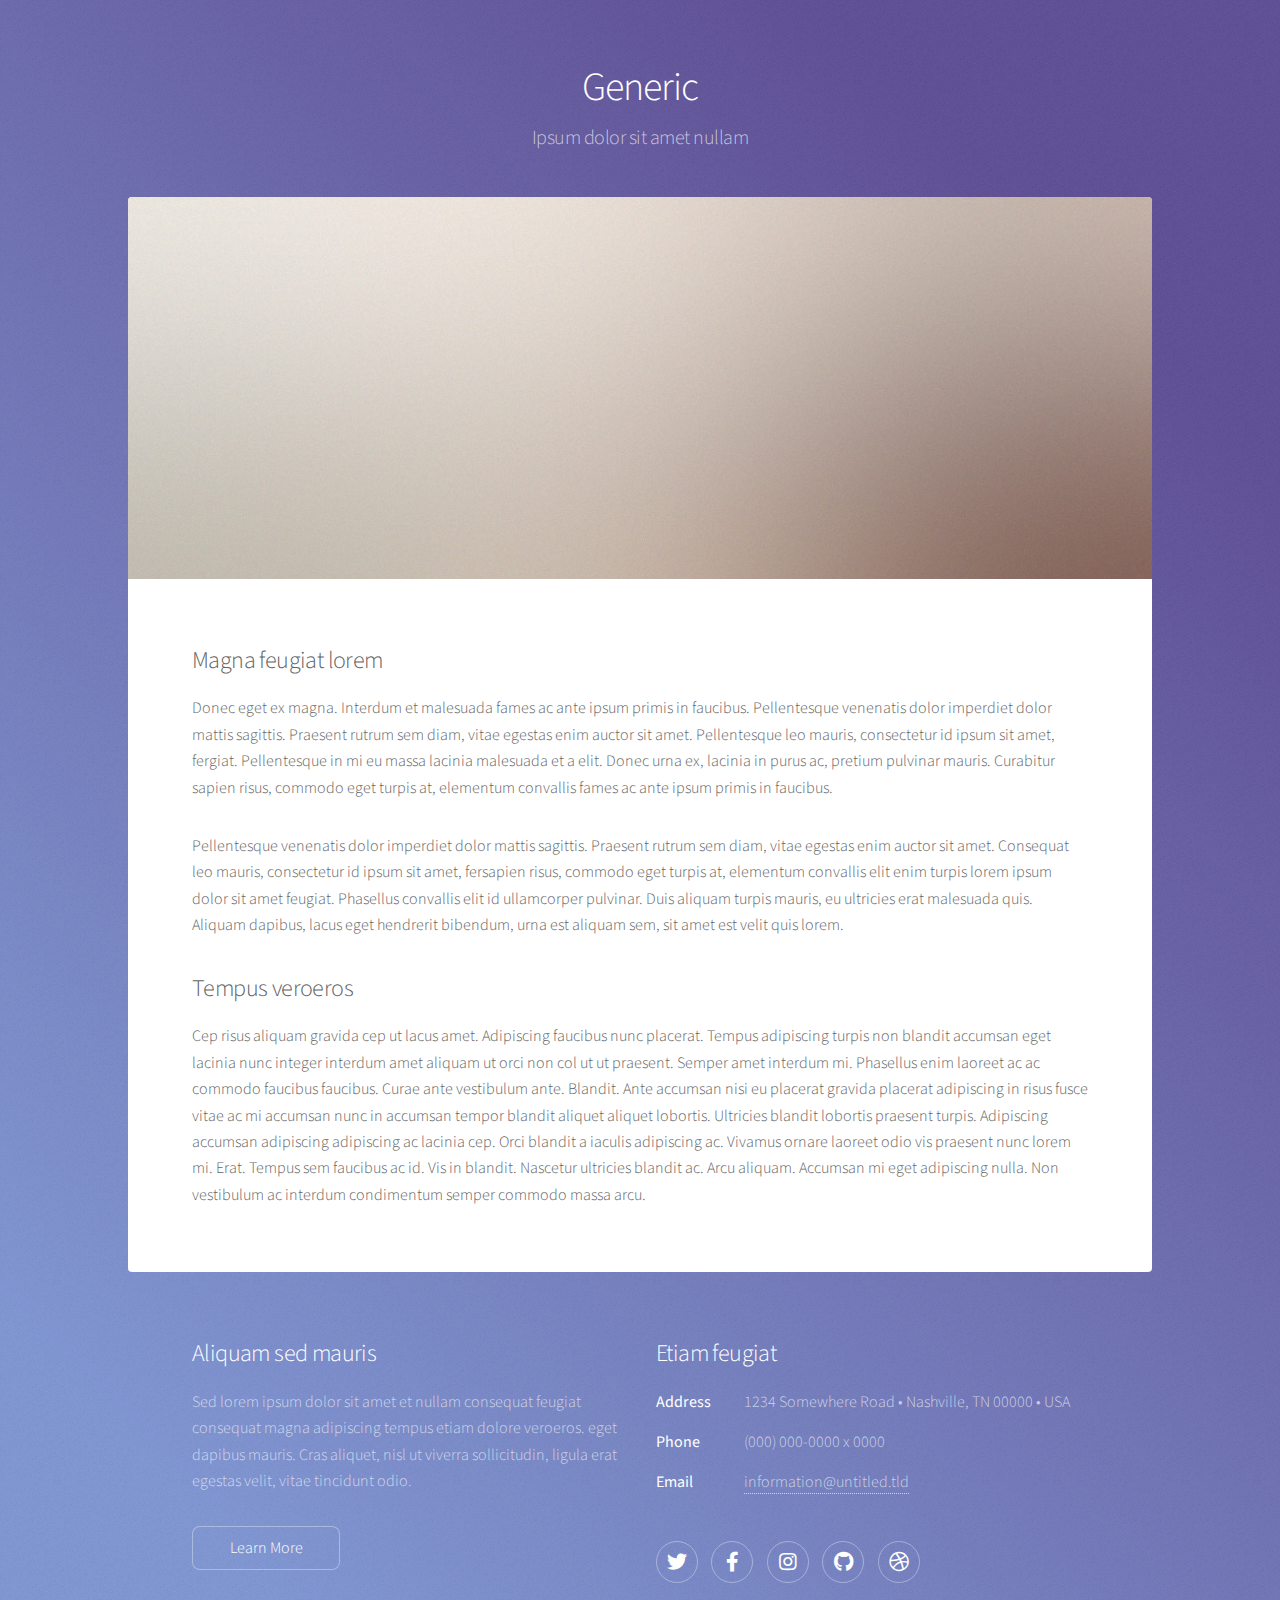
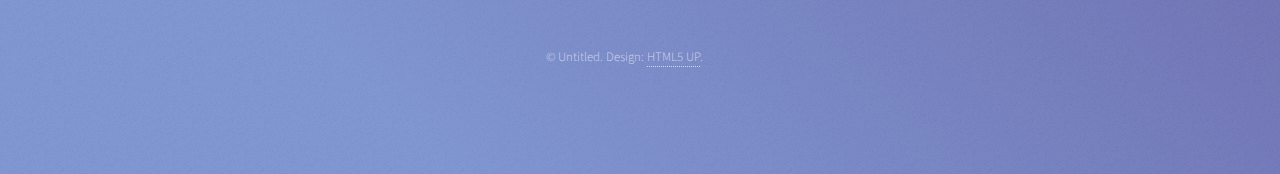
<file: generic.html>
<!DOCTYPE HTML>
<!--
	Stellar by HTML5 UP
	html5up.net | @ajlkn
	Free for personal and commercial use under the CCA 3.0 license (html5up.net/license)
-->
<html>
	<head>
		<title>Generic - Stellar by HTML5 UP</title>
		<meta charset="utf-8" />
		<meta name="viewport" content="width=device-width, initial-scale=1, user-scalable=no" />
		<link rel="stylesheet" href="assets/css/main.css" />
		<noscript><link rel="stylesheet" href="assets/css/noscript.css" /></noscript>
	</head>
	<body class="is-preload">

		<!-- Wrapper -->
			<div id="wrapper">

				<!-- Header -->
					<header id="header">
						<h1>Generic</h1>
						<p>Ipsum dolor sit amet nullam</p>
					</header>

				<!-- Main -->
					<div id="main">

						<!-- Content -->
							<section id="content" class="main">
								<span class="image main"><img src="images/pic04.jpg" alt="" /></span>
								<h2>Magna feugiat lorem</h2>
								<p>Donec eget ex magna. Interdum et malesuada fames ac ante ipsum primis in faucibus. Pellentesque venenatis dolor imperdiet dolor mattis sagittis. Praesent rutrum sem diam, vitae egestas enim auctor sit amet. Pellentesque leo mauris, consectetur id ipsum sit amet, fergiat. Pellentesque in mi eu massa lacinia malesuada et a elit. Donec urna ex, lacinia in purus ac, pretium pulvinar mauris. Curabitur sapien risus, commodo eget turpis at, elementum convallis fames ac ante ipsum primis in faucibus.</p>
								<p>Pellentesque venenatis dolor imperdiet dolor mattis sagittis. Praesent rutrum sem diam, vitae egestas enim auctor sit amet. Consequat leo mauris, consectetur id ipsum sit amet, fersapien risus, commodo eget turpis at, elementum convallis elit enim turpis lorem ipsum dolor sit amet feugiat. Phasellus convallis elit id ullamcorper pulvinar. Duis aliquam turpis mauris, eu ultricies erat malesuada quis. Aliquam dapibus, lacus eget hendrerit bibendum, urna est aliquam sem, sit amet est velit quis lorem.</p>
								<h2>Tempus veroeros</h2>
								<p>Cep risus aliquam gravida cep ut lacus amet. Adipiscing faucibus nunc placerat. Tempus adipiscing turpis non blandit accumsan eget lacinia nunc integer interdum amet aliquam ut orci non col ut ut praesent. Semper amet interdum mi. Phasellus enim laoreet ac ac commodo faucibus faucibus. Curae ante vestibulum ante. Blandit. Ante accumsan nisi eu placerat gravida placerat adipiscing in risus fusce vitae ac mi accumsan nunc in accumsan tempor blandit aliquet aliquet lobortis. Ultricies blandit lobortis praesent turpis. Adipiscing accumsan adipiscing adipiscing ac lacinia cep. Orci blandit a iaculis adipiscing ac. Vivamus ornare laoreet odio vis praesent nunc lorem mi. Erat. Tempus sem faucibus ac id. Vis in blandit. Nascetur ultricies blandit ac. Arcu aliquam. Accumsan mi eget adipiscing nulla. Non vestibulum ac interdum condimentum semper commodo massa arcu.</p>
							</section>

					</div>

				<!-- Footer -->
					<footer id="footer">
						<section>
							<h2>Aliquam sed mauris</h2>
							<p>Sed lorem ipsum dolor sit amet et nullam consequat feugiat consequat magna adipiscing tempus etiam dolore veroeros. eget dapibus mauris. Cras aliquet, nisl ut viverra sollicitudin, ligula erat egestas velit, vitae tincidunt odio.</p>
							<ul class="actions">
								<li><a href="#" class="button">Learn More</a></li>
							</ul>
						</section>
						<section>
							<h2>Etiam feugiat</h2>
							<dl class="alt">
								<dt>Address</dt>
								<dd>1234 Somewhere Road &bull; Nashville, TN 00000 &bull; USA</dd>
								<dt>Phone</dt>
								<dd>(000) 000-0000 x 0000</dd>
								<dt>Email</dt>
								<dd><a href="#">information@untitled.tld</a></dd>
							</dl>
							<ul class="icons">
								<li><a href="#" class="icon brands fa-twitter alt"><span class="label">Twitter</span></a></li>
								<li><a href="#" class="icon brands fa-facebook-f alt"><span class="label">Facebook</span></a></li>
								<li><a href="#" class="icon brands fa-instagram alt"><span class="label">Instagram</span></a></li>
								<li><a href="#" class="icon brands fa-github alt"><span class="label">GitHub</span></a></li>
								<li><a href="#" class="icon brands fa-dribbble alt"><span class="label">Dribbble</span></a></li>
							</ul>
						</section>
						<p class="copyright">&copy; Untitled. Design: <a href="https://html5up.net">HTML5 UP</a>.</p>
					</footer>

			</div>

		<!-- Scripts -->
			<script src="assets/js/jquery.min.js"></script>
			<script src="assets/js/jquery.scrollex.min.js"></script>
			<script src="assets/js/jquery.scrolly.min.js"></script>
			<script src="assets/js/browser.min.js"></script>
			<script src="assets/js/breakpoints.min.js"></script>
			<script src="assets/js/util.js"></script>
			<script src="assets/js/main.js"></script>

	</body>
</html>
</file>
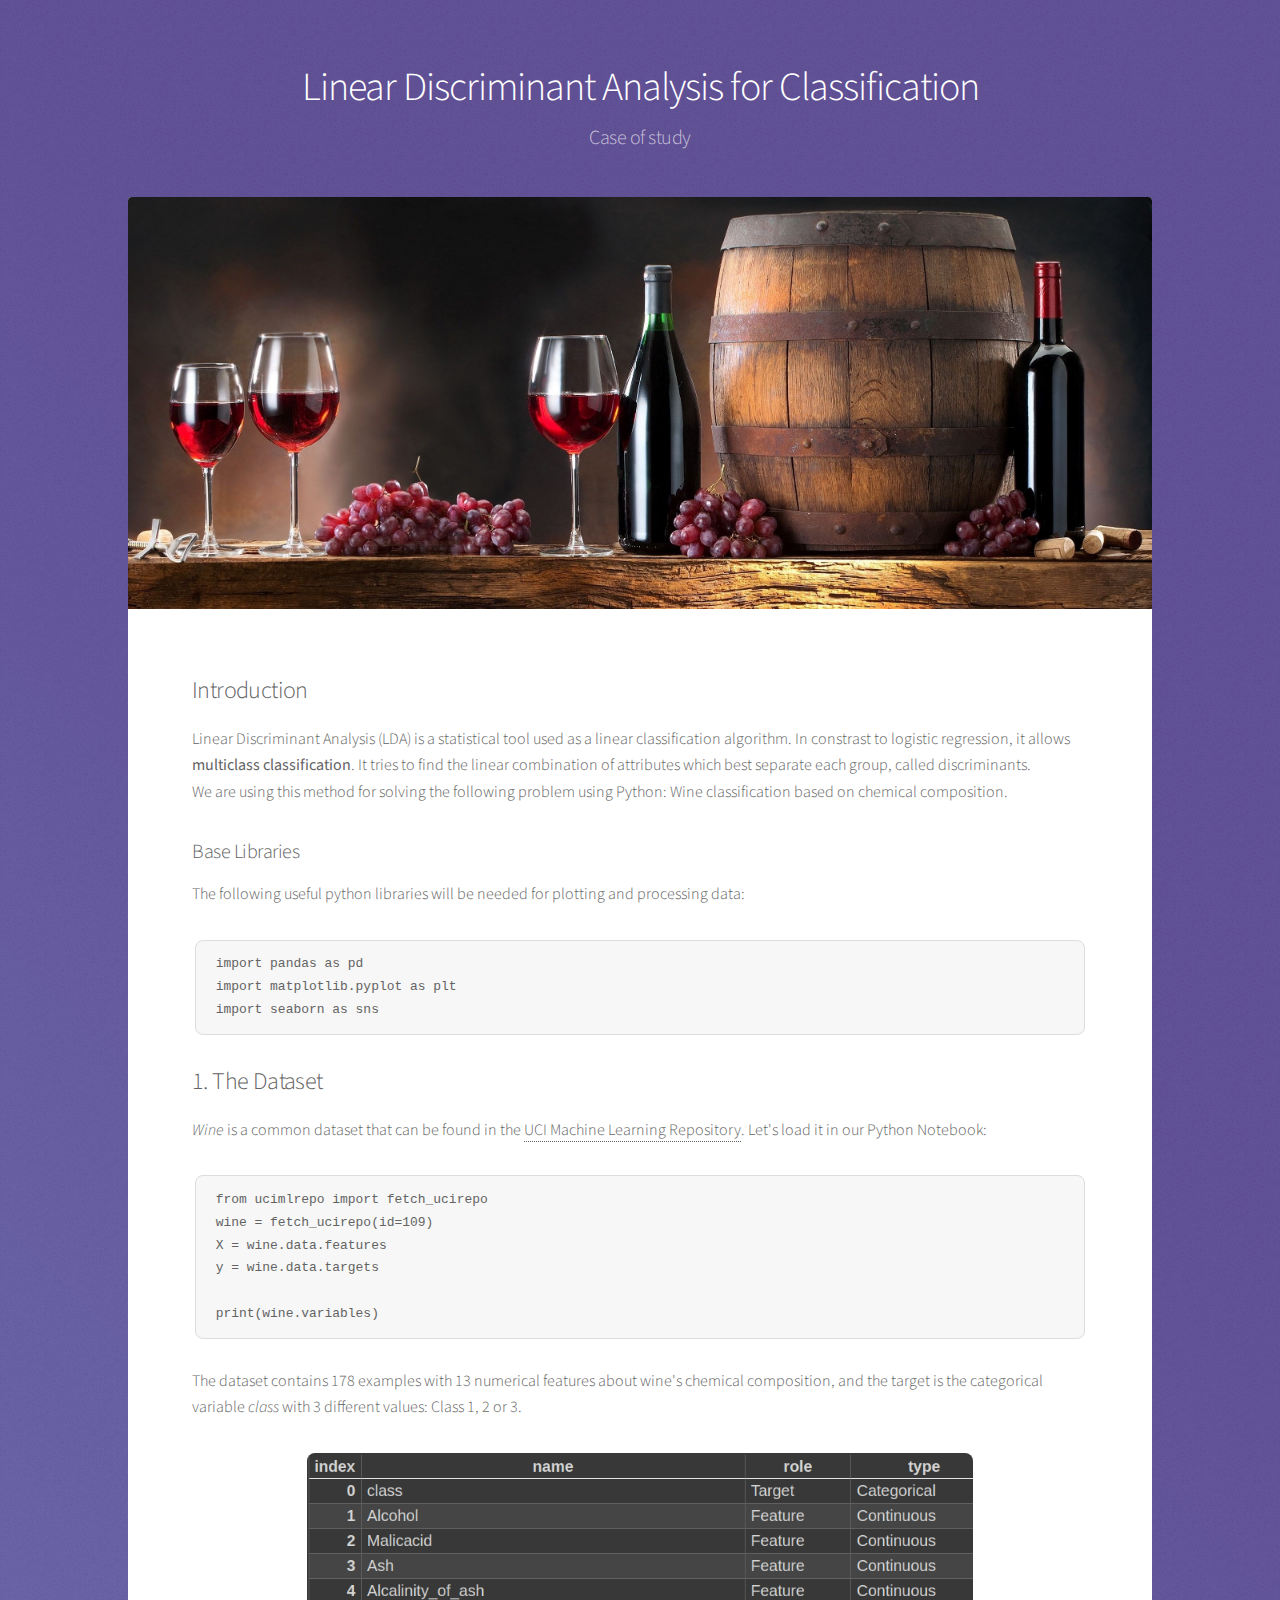
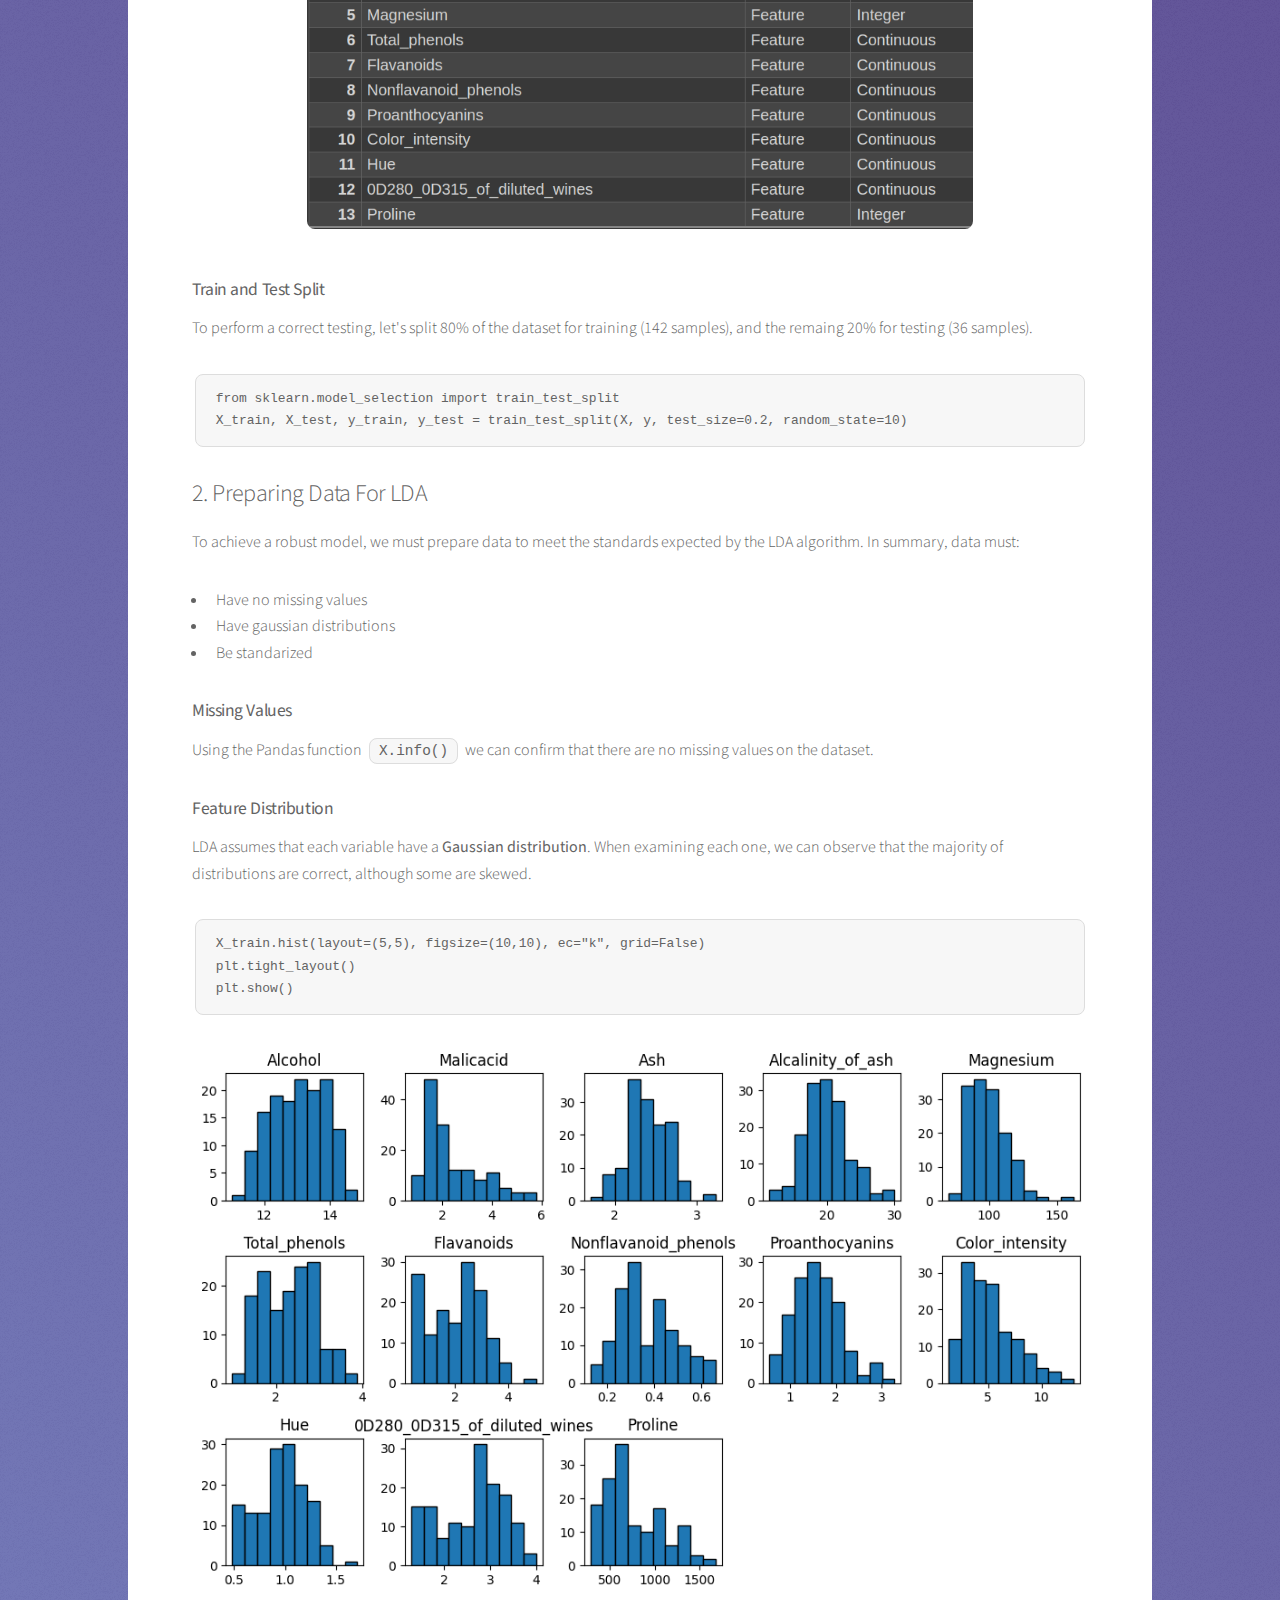
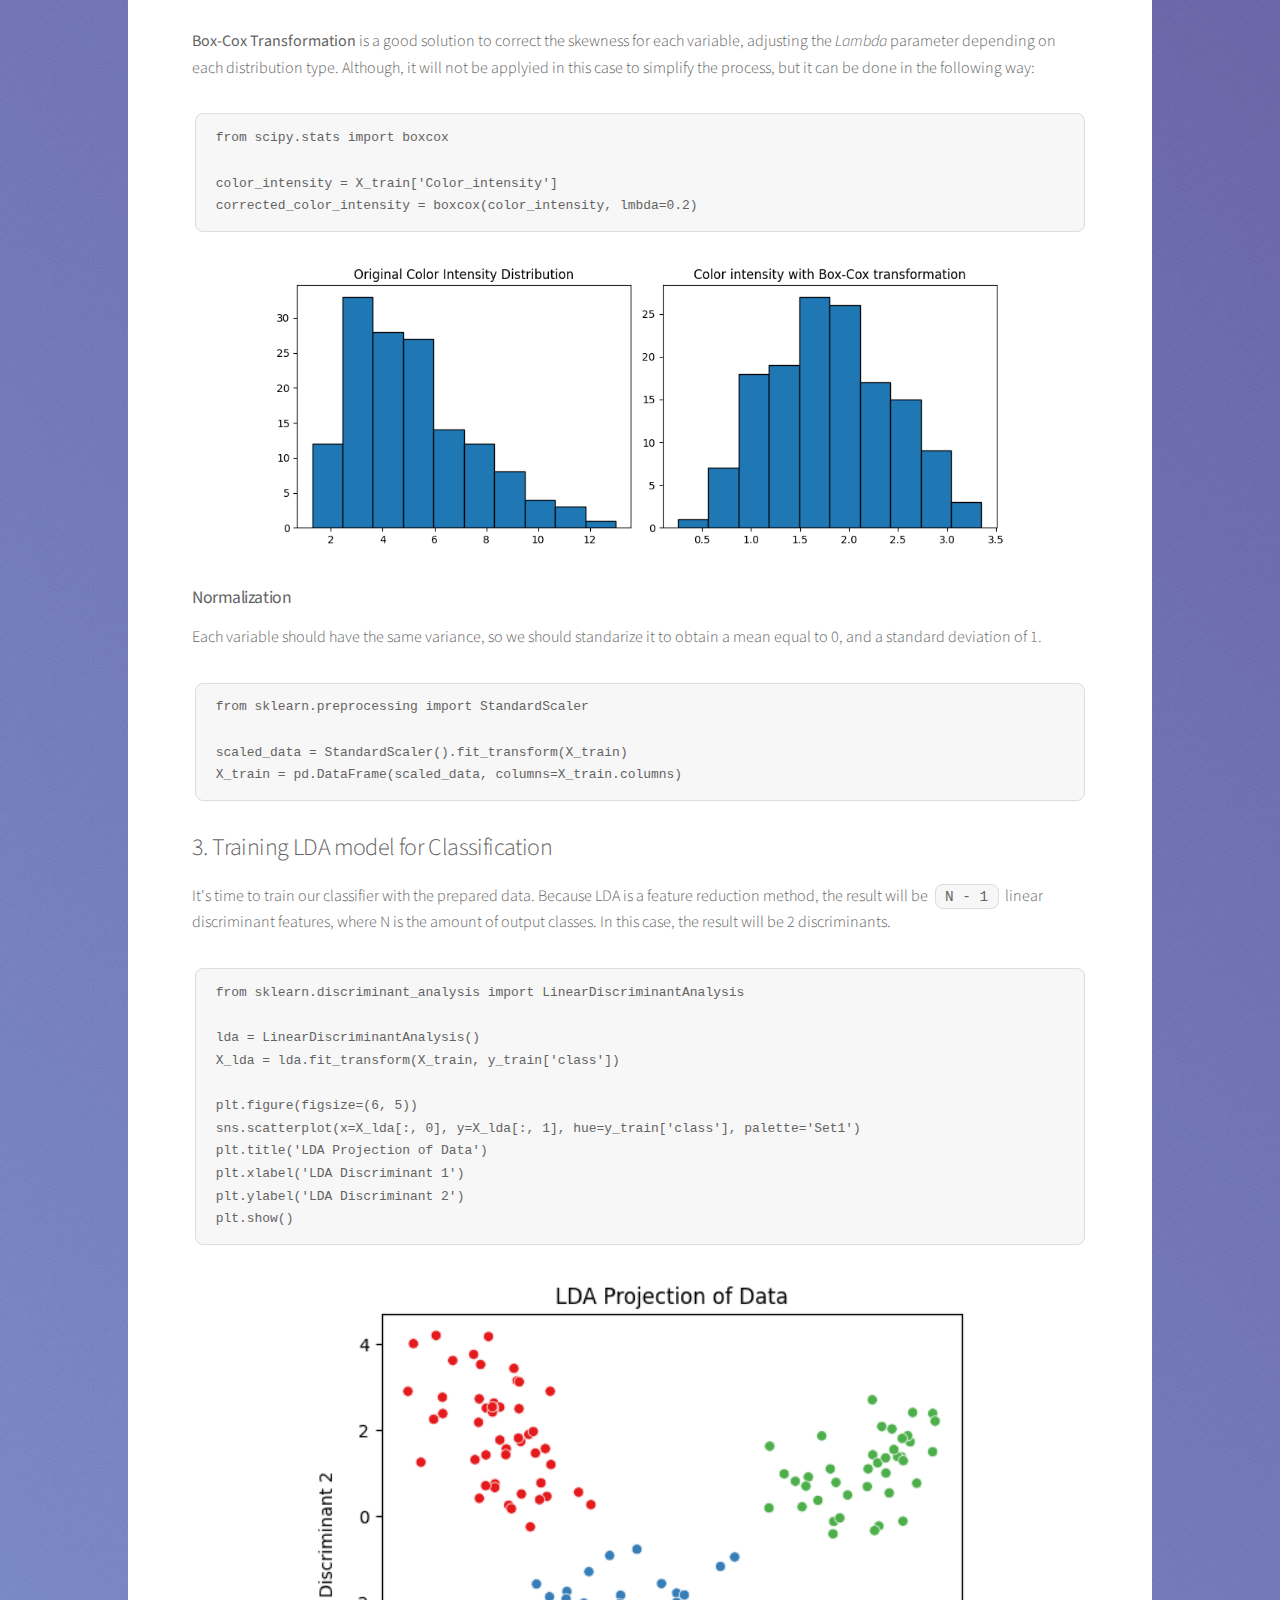
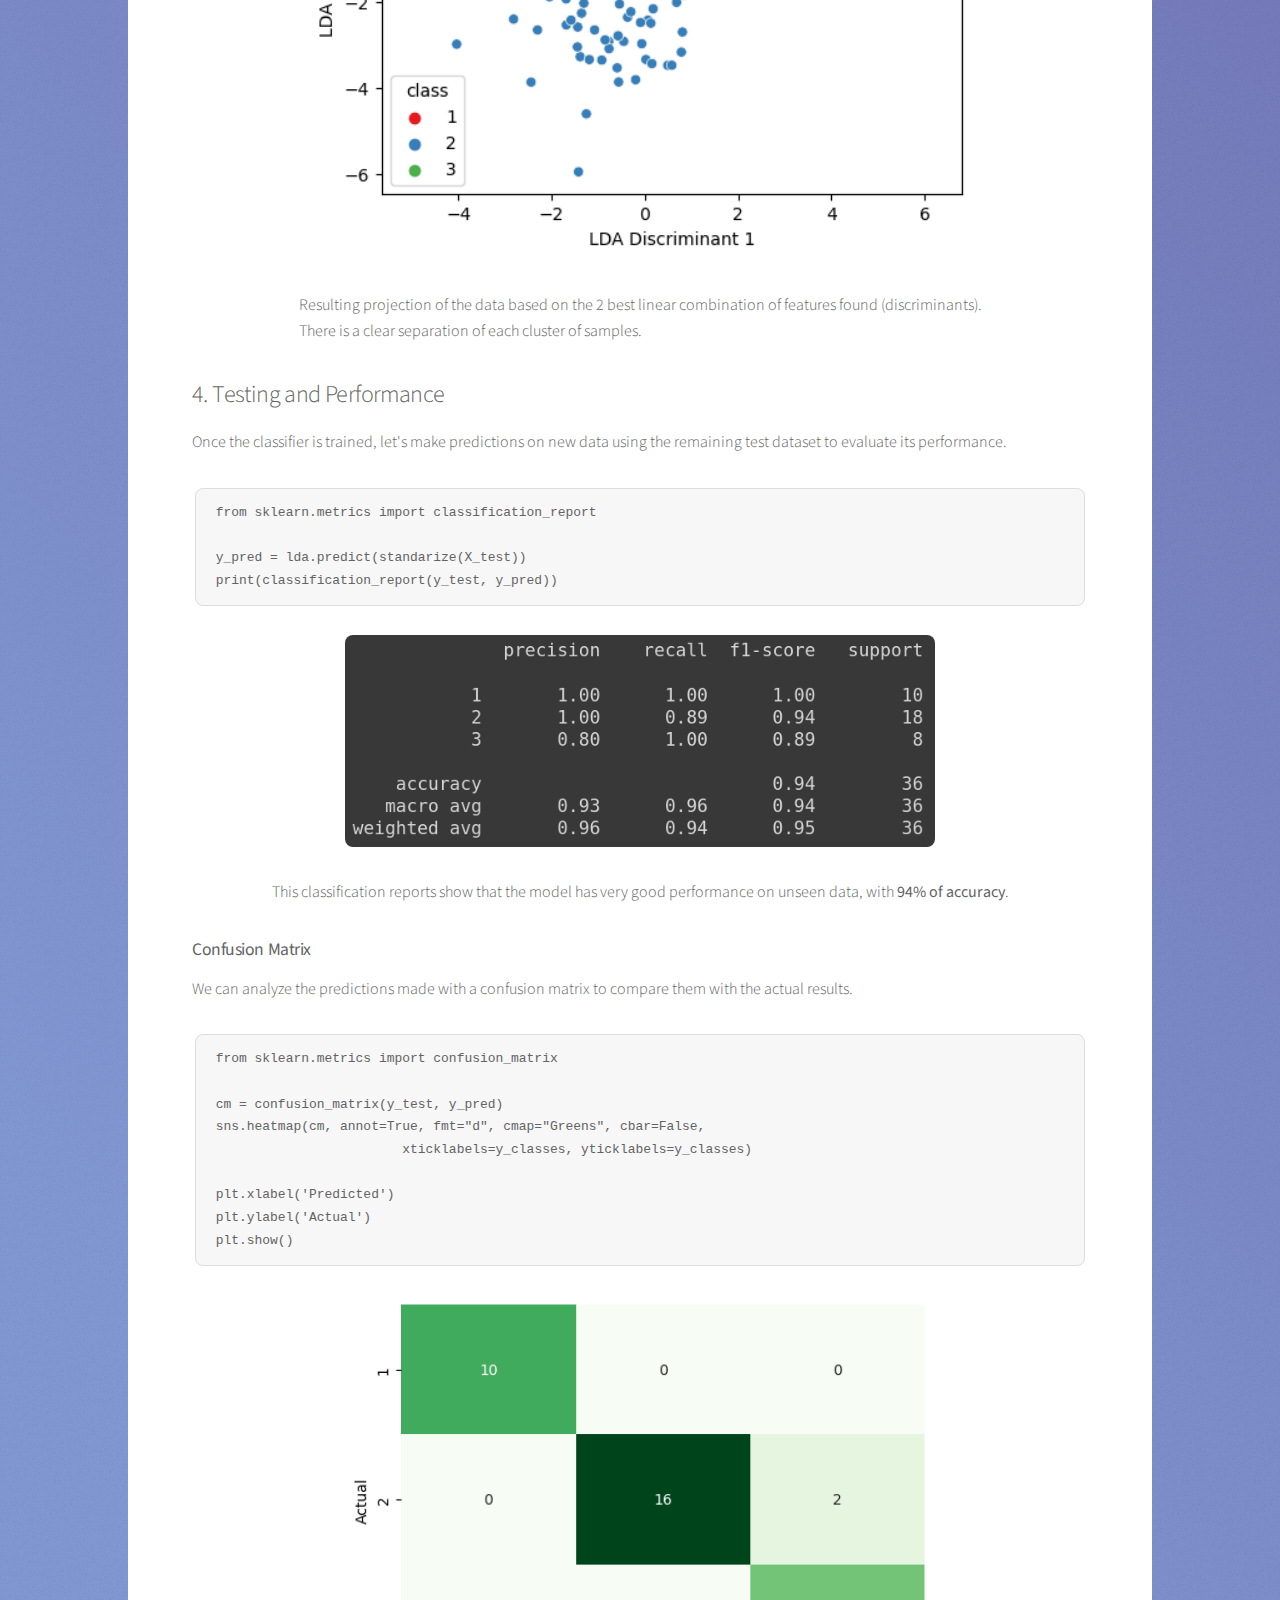
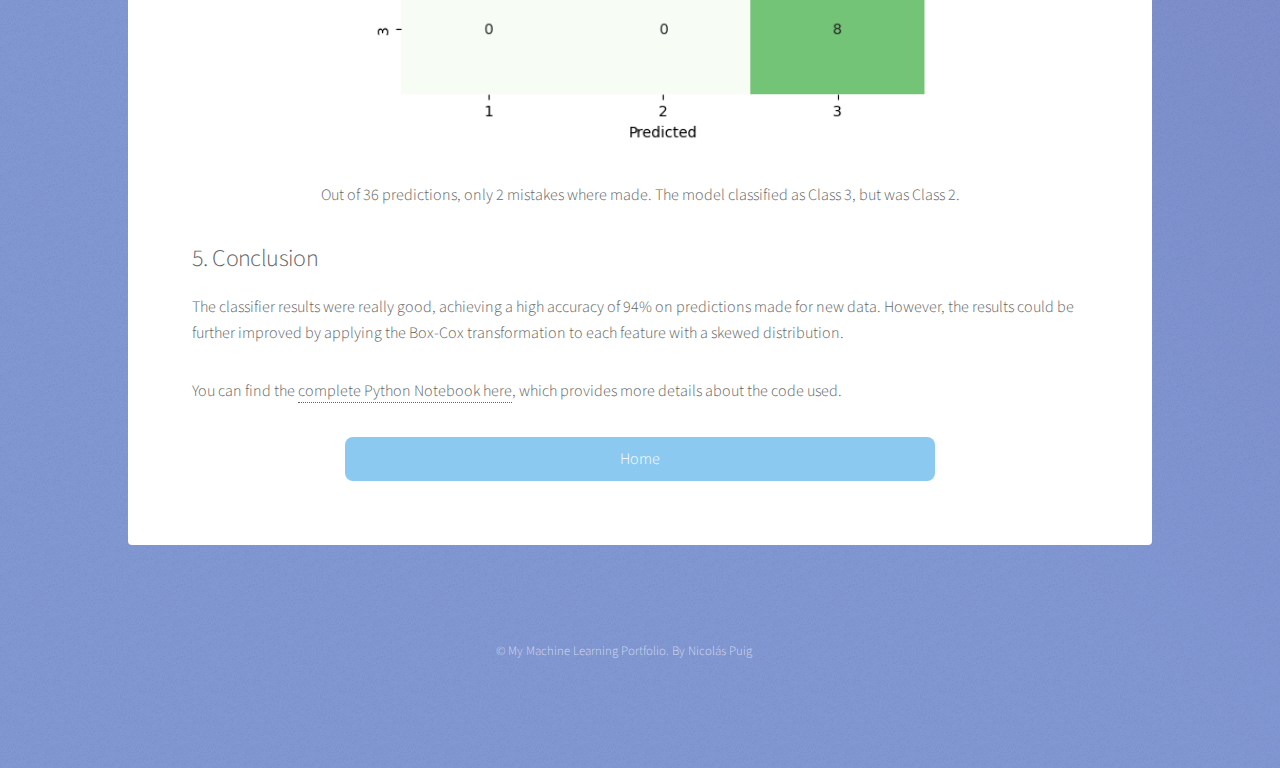
<file: lda_classification.html>
<!DOCTYPE HTML>
<!--
	Stellar by HTML5 UP
	html5up.net | @ajlkn
	Free for personal and commercial use under the CCA 3.0 license (html5up.net/license)
-->
<html>

<head>
	<title>Project LDA</title>
	<meta charset="utf-8" />
	<meta name="viewport" content="width=device-width, initial-scale=1, user-scalable=no" />
	<link rel="stylesheet" href="assets/css/main.css" />
	<noscript>
		<link rel="stylesheet" href="assets/css/noscript.css" />
	</noscript>
</head>

<body class="is-preload">

	<!-- Wrapper -->
	<div id="wrapper">

		<!-- Header -->
		<header id="header">
			<h1>Linear Discriminant Analysis for Classification</h1>
			<p>Case of study</p>
		</header>

		<!-- Main -->
		<div id="main">

			<!-- Content -->
			<section id="content" class="main">
				<span class="image main"><img src="images/project_lda/0.jpg" alt="" /></span>
				<h2>Introduction</h2>
				<p>
					Linear Discriminant Analysis (LDA) is a statistical tool used as a linear classification algorithm.
					In constrast to logistic regression, it allows <strong>multiclass classification</strong>.
					It tries to find the linear combination of attributes which best separate each group, called
					discriminants.
					</br>
					We are using this method for solving the following problem using Python: Wine classification based
					on chemical composition.
				</p>

				<h3>Base Libraries</h3>
				<p>The following useful python libraries will be needed for plotting and processing data:</p>
				<pre><code>import pandas as pd
import matplotlib.pyplot as plt
import seaborn as sns</code></pre>




				<!-- Body -->
				<h2>1. The Dataset</h2>
				<p>
					<i>Wine</i> is a common dataset that can be found in the
					<a href="https://archive.ics.uci.edu/dataset/109/wine">UCI Machine Learning Repository</a>.
					Let's load it in our Python Notebook:
				<pre><code>from ucimlrepo import fetch_ucirepo 
wine = fetch_ucirepo(id=109) 
X = wine.data.features 
y = wine.data.targets

print(wine.variables)</code></pre>
				The dataset contains 178 examples with 13 numerical features about wine's chemical composition,
				and the target is the categorical variable <i>class</i> with 3 different values: Class 1, 2 or 3.
				</p>

				<div class="row aln-center">
					<div class="col-9">
						<span class="image main"><img src="images/project_lda/1.png" alt="" /></span>
					</div>
				</div>


				<h4><b>Train and Test Split</b></h4>
				<p>
					To perform a correct testing, let's split 80% of the dataset for training (142 samples), and the
					remaing 20% for testing (36 samples).
				</p>

				<pre><code>from sklearn.model_selection import train_test_split
X_train, X_test, y_train, y_test = train_test_split(X, y, test_size=0.2, random_state=10)</code></pre>

				<h2>2. Preparing Data For LDA</h2>
				<p>
					To achieve a robust model, we must prepare data to meet the standards expected by the LDA algorithm.
					In summary, data must:
				<ul>
					<li>Have no missing values</li>
					<li>Have gaussian distributions</li>
					<li>Be standarized</li>
				</ul>
				</p>


				<h4><b>Missing Values</b></h4>
				<p>
					Using the Pandas function <code>X.info()</code> we can confirm that there are no missing values on
					the dataset.
				</p>


				<h4><b>Feature Distribution</b></h4>
				<p>
					LDA assumes that each variable have a <b>Gaussian distribution</b>. When examining each one, we can
					observe that the majority of distributions are correct, although some are skewed.
				</p>
				<pre><code>X_train.hist(layout=(5,5), figsize=(10,10), ec="k", grid=False)
plt.tight_layout()
plt.show()</code></pre>
				<div class="box alt">
					<div class="row aln-center">
						<div class="col-12">
							<span class="image fit"><img src="images/project_lda/2.png" alt="" /></span>
						</div>
					</div>
				</div>
				<p>
					<b>Box-Cox Transformation</b> is a good solution to correct the skewness for each variable,
					adjusting the <i>Lambda</i> parameter depending on each distribution type. Although, it will not be
					applyied in this case to simplify the process, but it can be done in the following way:
				</p>
				<pre><code>from scipy.stats import boxcox

color_intensity = X_train['Color_intensity']
corrected_color_intensity = boxcox(color_intensity, lmbda=0.2)</code></pre>

				<div class="box alt">
					<div class="row aln-center">
						<div class="col-10">
							<span class="image fit"><img src="images/project_lda/3.png" alt="" /></span>
						</div>
					</div>
				</div>


				<h4><b>Normalization</b></h4>
				<p>
					Each variable should have the same variance, so we should standarize it to
					obtain a mean equal to 0, and a standard deviation of 1.
				</p>
				<pre><code>from sklearn.preprocessing import StandardScaler

scaled_data = StandardScaler().fit_transform(X_train)
X_train = pd.DataFrame(scaled_data, columns=X_train.columns)
</code></pre>



				<h2>3. Training LDA model for Classification</h2>
				<p>
					It's time to train our classifier with the prepared data. Because LDA is a feature reduction method,
					the result will be <code>N - 1</code> linear discriminant features, where N is the amount of output
					classes.
					In this case, the result will be 2 discriminants.
				</p>
				<pre><code>from sklearn.discriminant_analysis import LinearDiscriminantAnalysis

lda = LinearDiscriminantAnalysis()
X_lda = lda.fit_transform(X_train, y_train['class'])

plt.figure(figsize=(6, 5))
sns.scatterplot(x=X_lda[:, 0], y=X_lda[:, 1], hue=y_train['class'], palette='Set1')
plt.title('LDA Projection of Data')
plt.xlabel('LDA Discriminant 1')
plt.ylabel('LDA Discriminant 2')
plt.show()</code></pre>

				<div class="box alt">
					<div class="row aln-center">
						<div class="col-9">
							<span class="image fit"><img src="images/project_lda/4.png" alt="" /></span>
						</div>
						<p>
							Resulting projection of the data based on the 2 best linear combination of features found
							(discriminants).
							</br>
							There is a clear separation of each cluster of samples.
						</p>
					</div>
				</div>



				<h2>4. Testing and Performance</h2>
				<p>
					Once the classifier is trained, let's make predictions on new data using the remaining test dataset
					to evaluate its performance.
				</p>
				<pre><code>from sklearn.metrics import classification_report

y_pred = lda.predict(standarize(X_test))
print(classification_report(y_test, y_pred))</code></pre>


				<div class="box alt">
					<div class="row aln-center">
						<div class="col-8">
							<div class="row aln-center">
								<span class="image fit"><img src="images/project_lda/5.png" alt="" /></span>
							</div>
						</div>
						<p>
							This classification reports show that the model has very good performance on unseen data,
							with <strong>94% of accuracy</strong>.
						</p>
					</div>
				</div>

				<h4><b>Confusion Matrix</b></h4>
				<p>
					We can analyze the predictions made with a confusion matrix to compare them with the actual results.
				</p>
				<pre><code>from sklearn.metrics import confusion_matrix

cm = confusion_matrix(y_test, y_pred)
sns.heatmap(cm, annot=True, fmt="d", cmap="Greens", cbar=False,
			xticklabels=y_classes, yticklabels=y_classes)

plt.xlabel('Predicted')
plt.ylabel('Actual')
plt.show()</code></pre>

				<div class="box alt">
					<div class="row aln-center">
						<div class="col-8">
							<div class="row aln-center">
								<span class="image fit"><img src="images/project_lda/6.png" alt="" /></span>
							</div>
						</div>
						<p>Out of 36 predictions, only 2 mistakes where made. The model classified as Class 3, but was
							Class 2.</p>
					</div>
				</div>


				<h2>5. Conclusion</h2>
				<p>
					The classifier results were really good, achieving a high accuracy of 94% on predictions made for
					new data.
					However, the results could be further improved by applying the Box-Cox transformation to each
					feature with a skewed distribution.
				</p>
				<p>
					You can find the
					<a href="downloadable/LDA_for_Wine_Classification.ipynb">complete Python Notebook here</a>,
					which provides more details about the code used.
				</p>

				<div class="box alt">
					<div class="row aln-center">
						<div class="col-8">
							<a href="index.html" class="button primary fit">Home</a>
						</div>
					</div>
				</div>
			</section>
		</div>


		<!-- Footer -->
		<footer id="footer">
			<p class="copyright">&copy; My Machine Learning Portfolio. By Nicolás Puig</p>
		</footer>

	</div>

	<!-- Scripts -->
	<script src="assets/js/jquery.min.js"></script>
	<script src="assets/js/jquery.scrollex.min.js"></script>
	<script src="assets/js/jquery.scrolly.min.js"></script>
	<script src="assets/js/browser.min.js"></script>
	<script src="assets/js/breakpoints.min.js"></script>
	<script src="assets/js/util.js"></script>
	<script src="assets/js/main.js"></script>

</body>

</html>
</file>
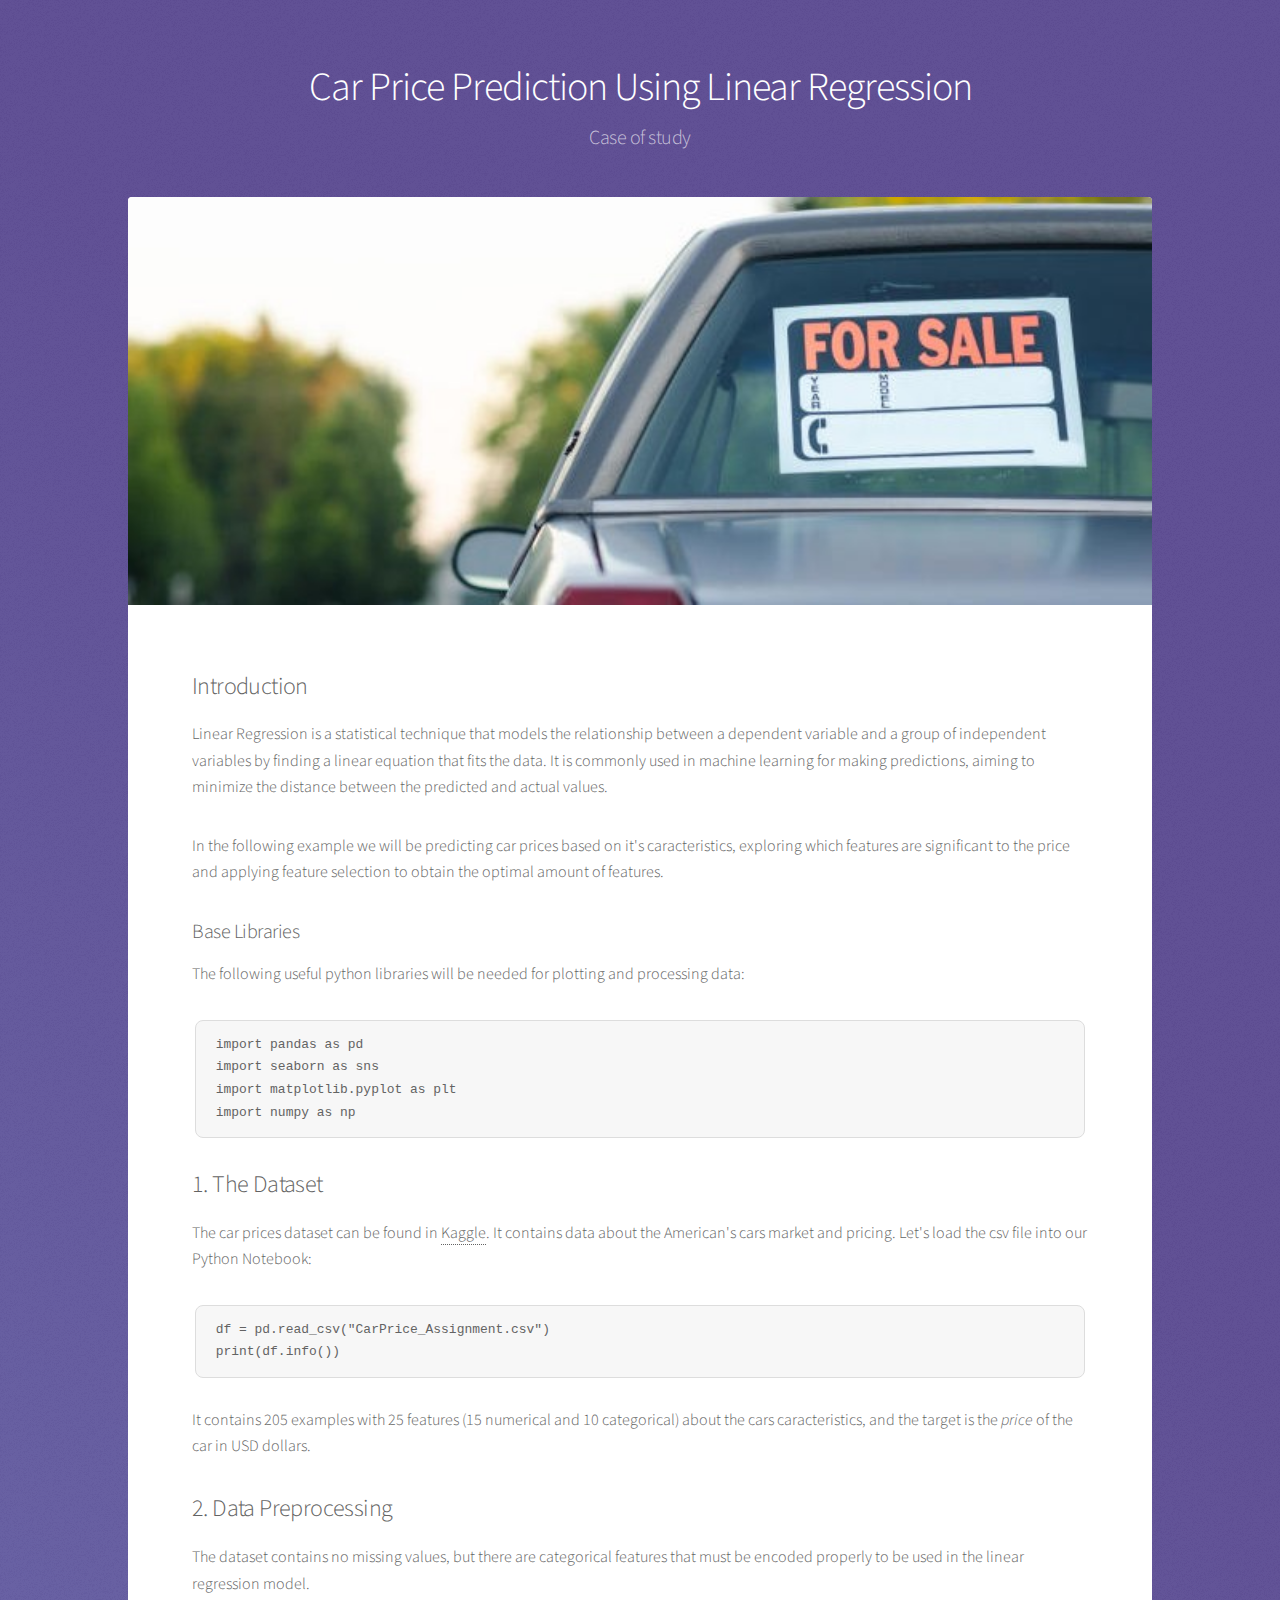
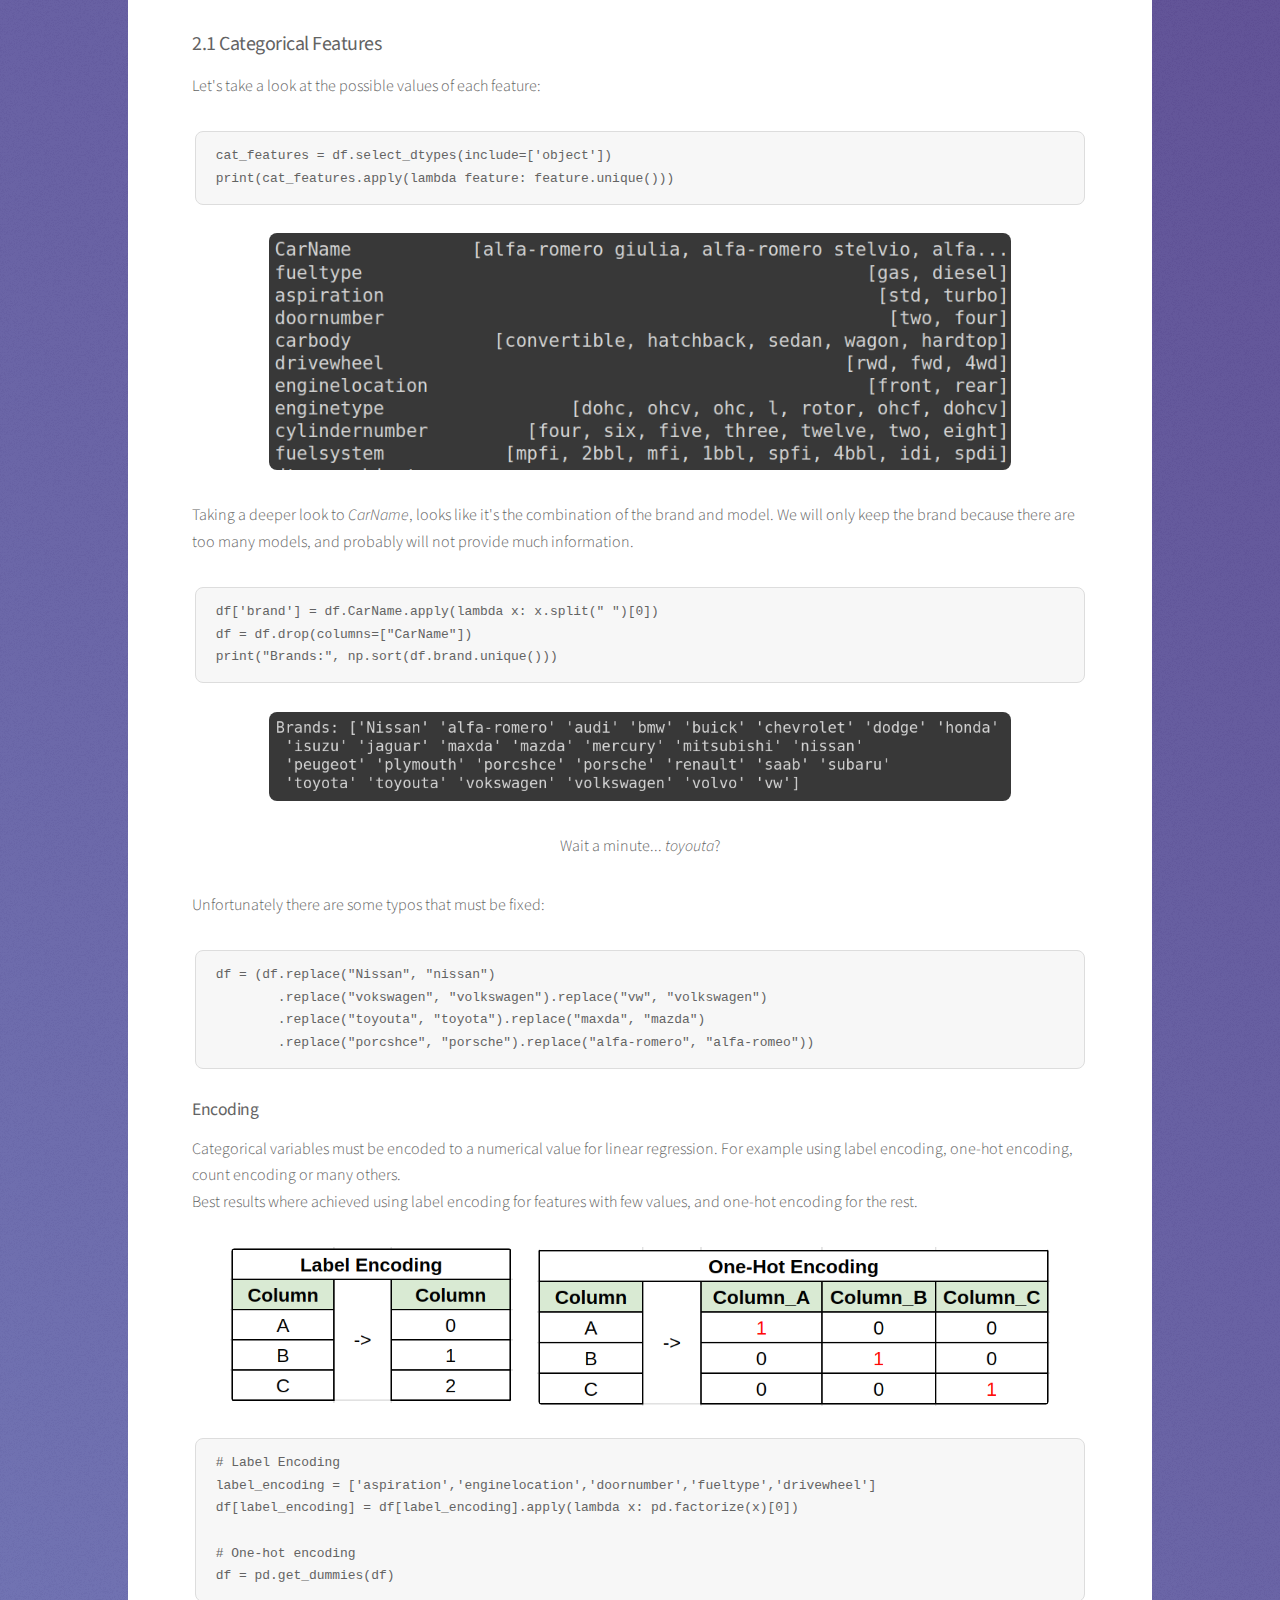
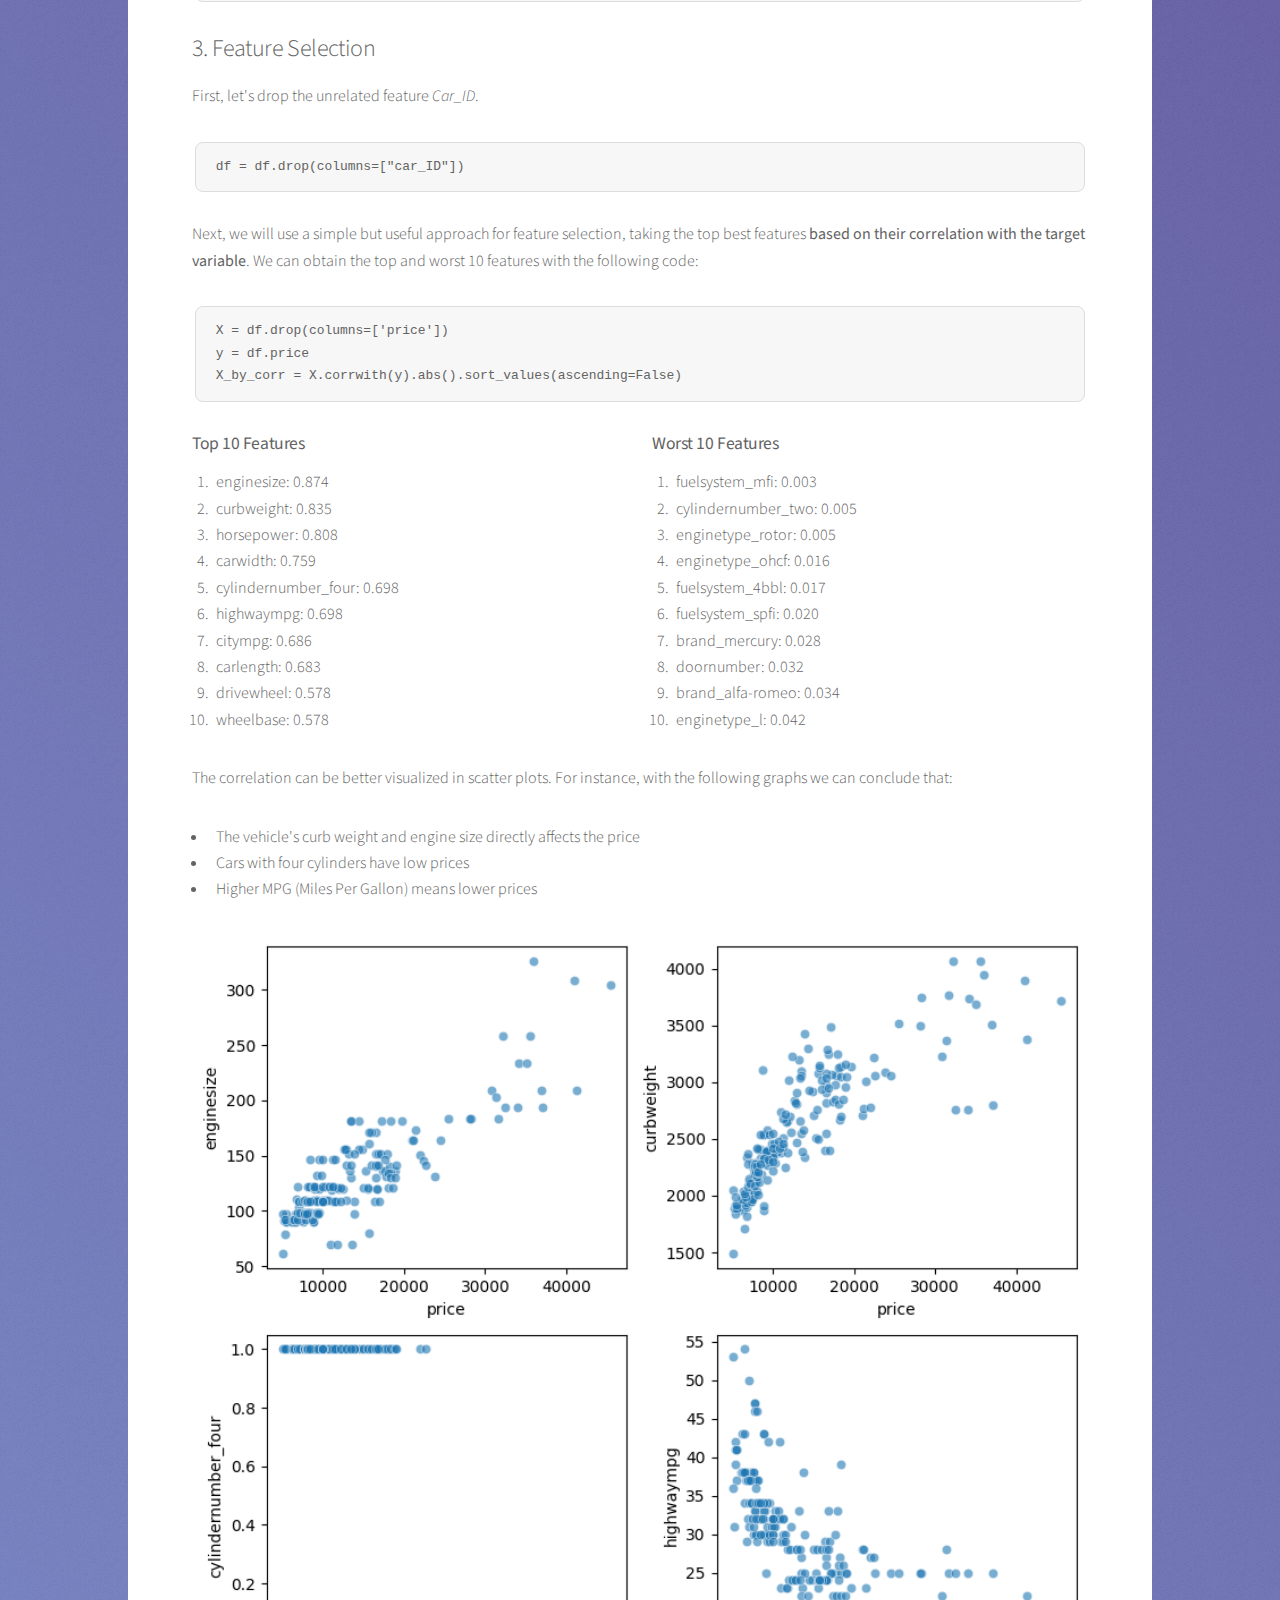
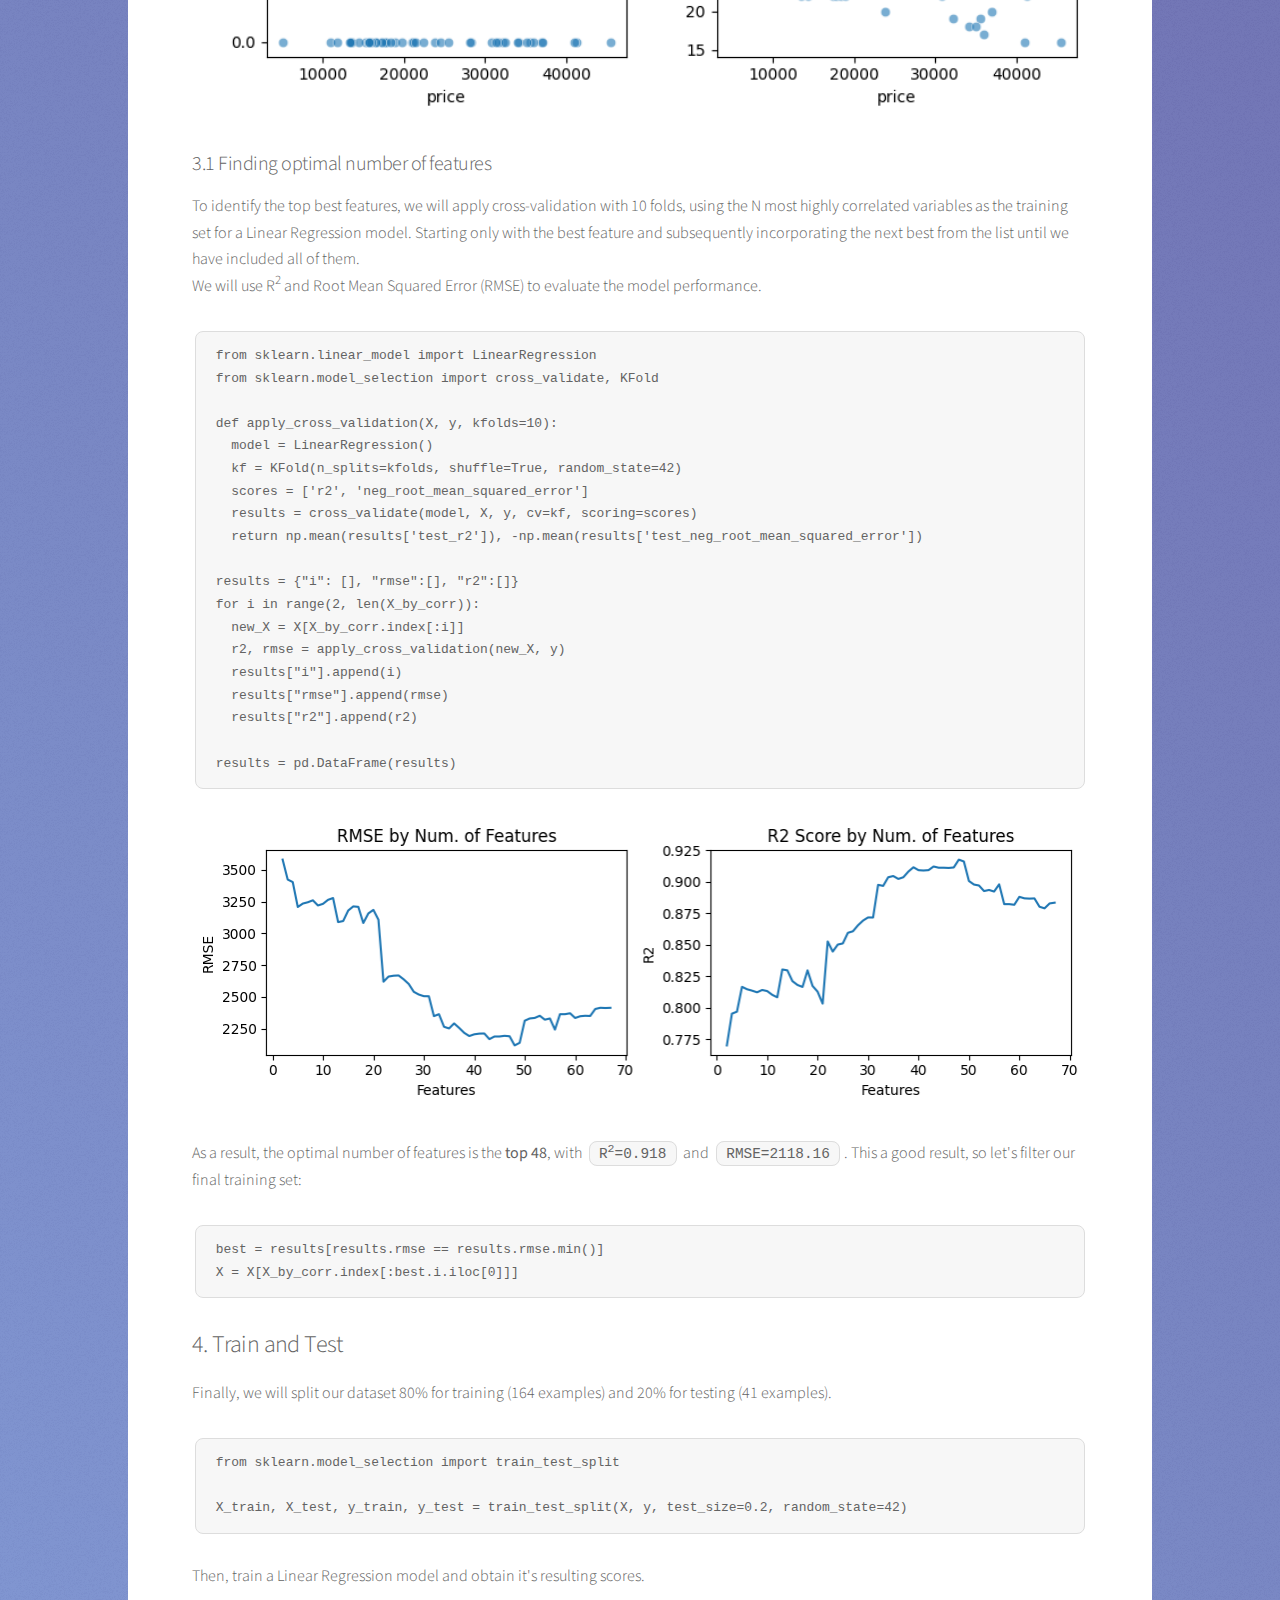
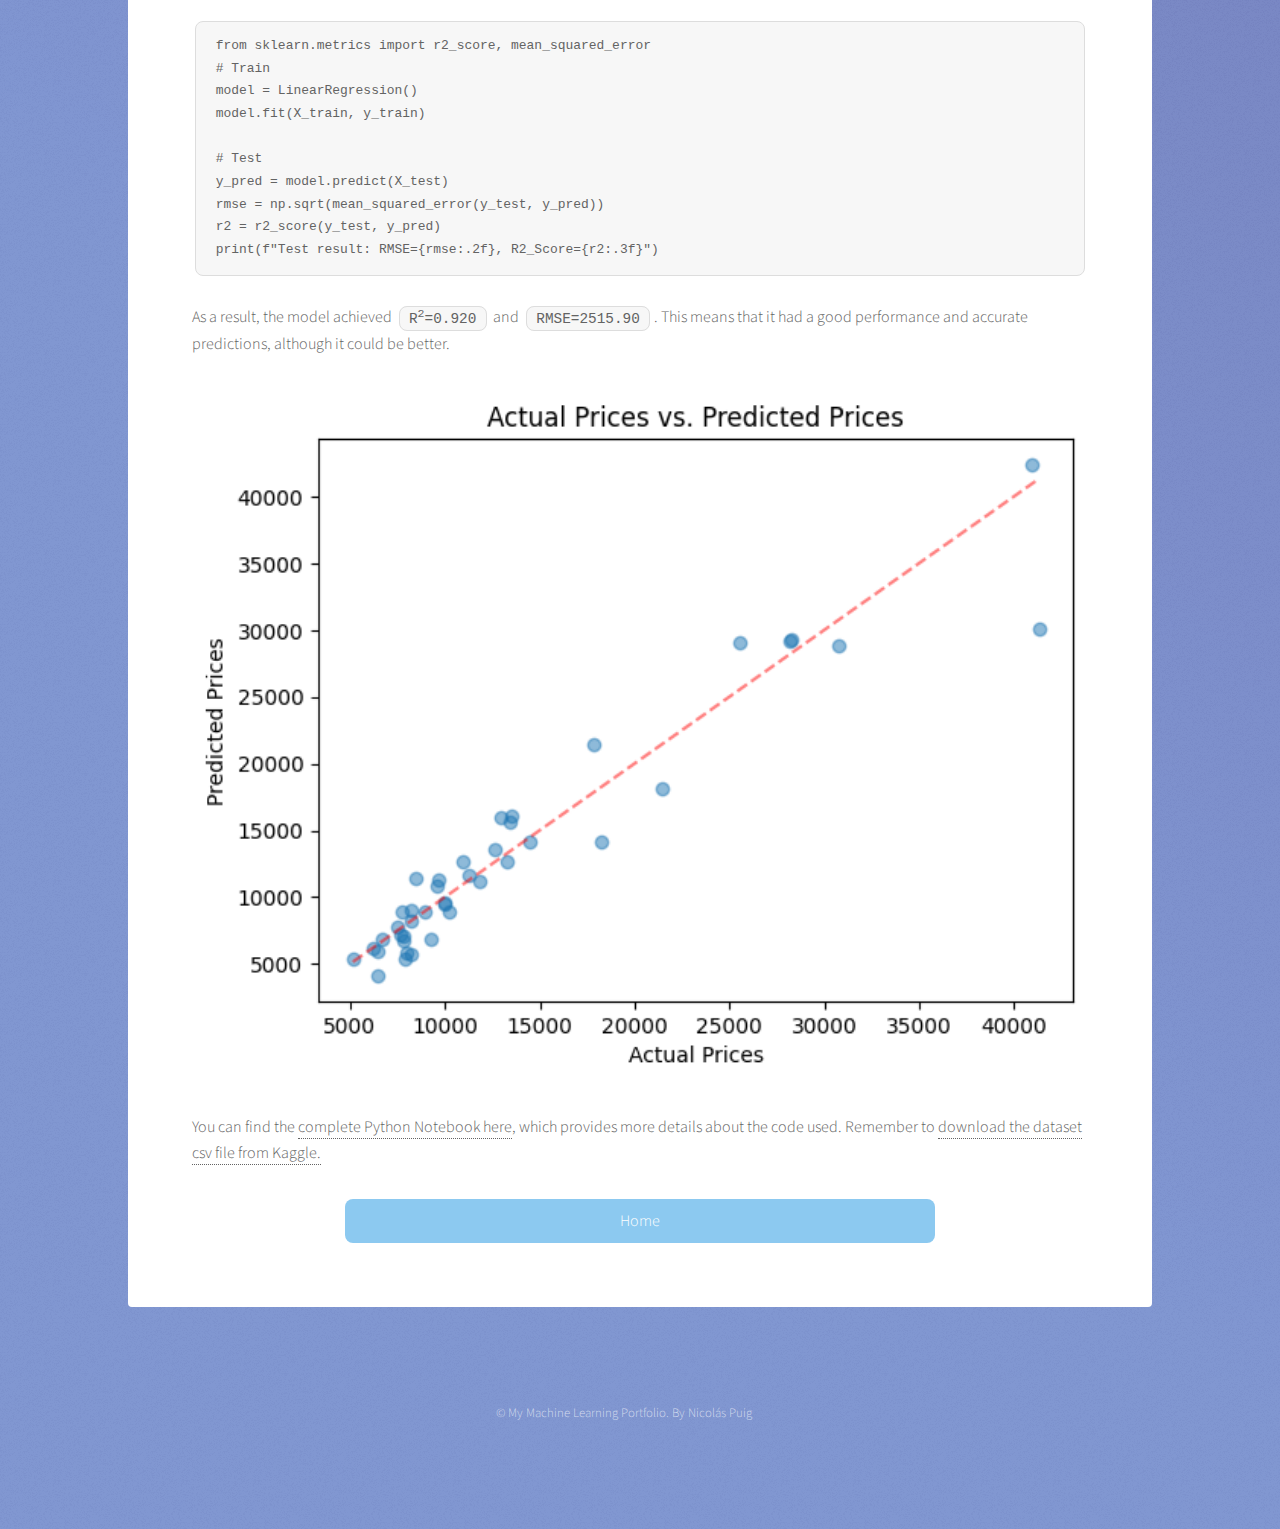
<file: lr_car_price.html>
<!DOCTYPE HTML>
<!--
	Stellar by HTML5 UP
	html5up.net | @ajlkn
	Free for personal and commercial use under the CCA 3.0 license (html5up.net/license)
-->
<html>

<head>
	<title>Project LDA</title>
	<meta charset="utf-8" />
	<meta name="viewport" content="width=device-width, initial-scale=1, user-scalable=no" />
	<link rel="stylesheet" href="assets/css/main.css" />
	<noscript>
		<link rel="stylesheet" href="assets/css/noscript.css" />
	</noscript>
</head>

<body class="is-preload">

	<!-- Wrapper -->
	<div id="wrapper">

		<!-- Header -->
		<header id="header">
			<h1>Car Price Prediction Using Linear Regression</h1>
			<p>Case of study</p>
		</header>

		<!-- Main -->
		<div id="main">

			<!-- Content -->
			<section id="content" class="main">
				<span class="image main"><img src="images/project_lr_cars/0.jpeg" alt="" /></span>
				<h2>Introduction</h2>
				<p>
					Linear Regression is a statistical technique that models the relationship between a dependent
					variable and a group of independent variables by finding a linear equation that fits the data.
					It is commonly used in machine learning for making predictions, aiming to minimize the distance
					between the predicted and actual values.
				</p>
				<p>
					In the following example we will be predicting car prices based on it's caracteristics,
					exploring which features are significant to the price and applying feature selection
					to obtain the optimal amount of features.
				</p>

				<h3>Base Libraries</h3>
				<p>The following useful python libraries will be needed for plotting and processing data:</p>
				<pre><code>import pandas as pd
import seaborn as sns
import matplotlib.pyplot as plt
import numpy as np</code></pre>




				<!-- Body -->
				<h2>1. The Dataset</h2>
				<p>
					The car prices dataset can be found in
					<a href="https://www.kaggle.com/datasets/hellbuoy/car-price-prediction">Kaggle</a>.
					It contains data about the American's cars market and pricing.
					Let's load the csv file into our Python Notebook:
				<pre><code>df = pd.read_csv("CarPrice_Assignment.csv")
print(df.info())</code></pre>

				It contains 205 examples with 25 features (15 numerical and 10 categorical)
				about the cars caracteristics, and the target is the <i>price</i> of the car in USD dollars.
				</p>


				<h2>2. Data Preprocessing</h2>
				<p>
					The dataset contains no missing values, but there are categorical features that must be encoded
					properly to be used in the linear regression model.
				</p>


				<h3><b>2.1 Categorical Features</b></h3>
				<p>
					Let's take a look at the possible values of each feature:
				</p>
				<pre><code>cat_features = df.select_dtypes(include=['object'])
print(cat_features.apply(lambda feature: feature.unique()))</code></pre>

				<div class="row aln-center">
					<div class="col-10">
						<div class="row aln-center">
							<span class="image fit"><img src="images/project_lr_cars/1.png" alt="" /></span>
						</div>
					</div>
				</div>

				<p>
					Taking a deeper look to <i>CarName</i>, looks like it's the combination of the brand
					and model. We will only keep the brand because there are too many models, and probably
					will not provide much information.
				</p>
				<pre><code>df['brand'] = df.CarName.apply(lambda x: x.split(" ")[0])
df = df.drop(columns=["CarName"])
print("Brands:", np.sort(df.brand.unique()))</code></pre>

				<div class="row aln-center">
					<div class="col-10">
						<div class="row aln-center">
							<span class="image fit"><img src="images/project_lr_cars/2.png" alt="" /></span>
						</div>
					</div>
					<p>Wait a minute... <i>toyouta</i>?</p>
				</div>


				<p>
					Unfortunately there are some typos that must be fixed:
				</p>
				<pre><code>df = (df.replace("Nissan", "nissan")
	.replace("vokswagen", "volkswagen").replace("vw", "volkswagen")
	.replace("toyouta", "toyota").replace("maxda", "mazda")
	.replace("porcshce", "porsche").replace("alfa-romero", "alfa-romeo"))</code></pre>

				<h4><b>Encoding</b></h4>
				<p>
					Categorical variables must be encoded to a numerical value for linear regression.
					For example using label encoding, one-hot encoding, count encoding or many others.
					</br>
					Best results where achieved using label encoding for features with few values, and
					one-hot encoding for the rest.
				</p>

				<div class="row aln-center">
					<div class="col-4">
						<div class="row aln-center">
							<span class="image fit"><img src="images/project_lr_cars/3.png" alt="" /></span>
						</div>
					</div>
					<div class="col-7">
						<div class="row aln-center">
							<span class="image fit"><img src="images/project_lr_cars/4.png" alt="" /></span>
						</div>
					</div>
				</div>

				<pre><code># Label Encoding
label_encoding = ['aspiration','enginelocation','doornumber','fueltype','drivewheel']
df[label_encoding] = df[label_encoding].apply(lambda x: pd.factorize(x)[0])

# One-hot encoding
df = pd.get_dummies(df)</code></pre>



				<h2>3. Feature Selection</h2>
				<p>
					First, let's drop the unrelated feature <i>Car_ID</i>.
				</p>
				<pre><code>df = df.drop(columns=["car_ID"])</code></pre>
				<p>
					Next, we will use a simple but useful approach for feature selection, taking the top best features
					<b> based on their correlation with the target variable</b>. We can obtain the top and worst 10
					features with the following code:
				</p>
				<pre><code>X = df.drop(columns=['price'])
y = df.price
X_by_corr = X.corrwith(y).abs().sort_values(ascending=False)</code></pre>

				<div class="row">
					<div class="col-6 col-12-medium">
						<h4><b>Top 10 Features</b></h4>
						<ol>
							<li>enginesize: 0.874</li>
							<li>curbweight: 0.835</li>
							<li>horsepower: 0.808</li>
							<li>carwidth: 0.759</li>
							<li>cylindernumber_four: 0.698</li>
							<li>highwaympg: 0.698</li>
							<li>citympg: 0.686</li>
							<li>carlength: 0.683</li>
							<li>drivewheel: 0.578</li>
							<li>wheelbase: 0.578</li>
						</ol>
					</div>
					<div class="col-6 col-12-medium">
						<h4><b>Worst 10 Features</b></h4>
						<ol>
							<li>fuelsystem_mfi: 0.003</li>
							<li>cylindernumber_two: 0.005</li>
							<li>enginetype_rotor: 0.005</li>
							<li>enginetype_ohcf: 0.016</li>
							<li>fuelsystem_4bbl: 0.017</li>
							<li>fuelsystem_spfi: 0.020</li>
							<li>brand_mercury: 0.028</li>
							<li>doornumber: 0.032</li>
							<li>brand_alfa-romeo: 0.034</li>
							<li>enginetype_l: 0.042</li>
						</ol>
					</div>
				</div>
				<p>
					The correlation can be better visualized in scatter plots.
					For instance, with the following graphs we can conclude that:
				</p>
				<ul>
					<li>The vehicle's curb weight and engine size directly affects the price</li>
					<li>Cars with four cylinders have low prices</li>
					<li>Higher MPG (Miles Per Gallon) means lower prices</li>
				</ul>
				<div class="row aln-center">
					<span class="image fit"><img src="images/project_lr_cars/5.png" alt="" /></span>
				</div>



				<h3>3.1 Finding optimal number of features</h3>
				<p>
					To identify the top best features, we will apply cross-validation with 10 folds, using the N most
					highly correlated variables as the training set for a Linear Regression model.
					Starting only with the best feature and subsequently
					incorporating the next best from the list until we have included all of them.
					</br>
					We will use R<sup>2</sup> and Root Mean Squared Error (RMSE) to evaluate the model performance.
				</p>
				<pre><code>from sklearn.linear_model import LinearRegression
from sklearn.model_selection import cross_validate, KFold

def apply_cross_validation(X, y, kfolds=10):
  model = LinearRegression()
  kf = KFold(n_splits=kfolds, shuffle=True, random_state=42)
  scores = ['r2', 'neg_root_mean_squared_error']
  results = cross_validate(model, X, y, cv=kf, scoring=scores)
  return np.mean(results['test_r2']), -np.mean(results['test_neg_root_mean_squared_error'])

results = {"i": [], "rmse":[], "r2":[]}
for i in range(2, len(X_by_corr)):
  new_X = X[X_by_corr.index[:i]]
  r2, rmse = apply_cross_validation(new_X, y)
  results["i"].append(i)
  results["rmse"].append(rmse)
  results["r2"].append(r2)

results = pd.DataFrame(results)</code></pre>


				<div class="row aln-center">
					<span class="image fit"><img src="images/project_lr_cars/6.png" alt="" /></span>
				</div>
				<p>
					As a result, the optimal number of features is the <b>top 48</b>, with
					<code>R<sup>2</sup>=0.918</code> and <code>RMSE=2118.16</code>.
					This a good result, so let's filter our final training set:
				</p>
				<pre><code>best = results[results.rmse == results.rmse.min()]
X = X[X_by_corr.index[:best.i.iloc[0]]]</code></pre>





				<h2>4. Train and Test</h2>
				<p>
					Finally, we will split our dataset 80% for training (164 examples) and 20% for testing (41
					examples).
				</p>
				<pre><code>from sklearn.model_selection import train_test_split

X_train, X_test, y_train, y_test = train_test_split(X, y, test_size=0.2, random_state=42)
</code></pre>

				<p>
					Then, train a Linear Regression model and obtain it's resulting scores.
				</p>
				<pre><code>from sklearn.metrics import r2_score, mean_squared_error
# Train
model = LinearRegression()
model.fit(X_train, y_train)

# Test
y_pred = model.predict(X_test)
rmse = np.sqrt(mean_squared_error(y_test, y_pred))
r2 = r2_score(y_test, y_pred)
print(f"Test result: RMSE={rmse:.2f}, R2_Score={r2:.3f}")</code></pre>
				<p>
					As a result, the model achieved <code>R<sup>2</sup>=0.920</code> and <code>RMSE=2515.90</code>.
					This means that it had a good performance and accurate predictions, although it could be better.
				</p>
				<div class="row aln-center">
					<span class="image fit"><img src="images/project_lr_cars/7.png" alt="" /></span>
				</div>

				<p>
					You can find the
					<a href="downloadable/Car_Price_Prediction_Linear_Regression.ipynb">complete Python Notebook
						here</a>,
					which provides more details about the code used. Remember to
					<a href="https://www.kaggle.com/datasets/hellbuoy/car-price-prediction/code">download the dataset
						csv file from Kaggle.</a>

				</p>

				<div class="box alt">
					<div class="row aln-center">
						<div class="col-8">
							<a href="index.html" class="button primary fit">Home</a>
						</div>
					</div>
				</div>
			</section>
		</div>


		<!-- Footer -->
		<footer id="footer">
			<p class="copyright">&copy; My Machine Learning Portfolio. By Nicolás Puig</p>
		</footer>

	</div>

	<!-- Scripts -->
	<script src="assets/js/jquery.min.js"></script>
	<script src="assets/js/jquery.scrollex.min.js"></script>
	<script src="assets/js/jquery.scrolly.min.js"></script>
	<script src="assets/js/browser.min.js"></script>
	<script src="assets/js/breakpoints.min.js"></script>
	<script src="assets/js/util.js"></script>
	<script src="assets/js/main.js"></script>

</body>

</html>
</file>
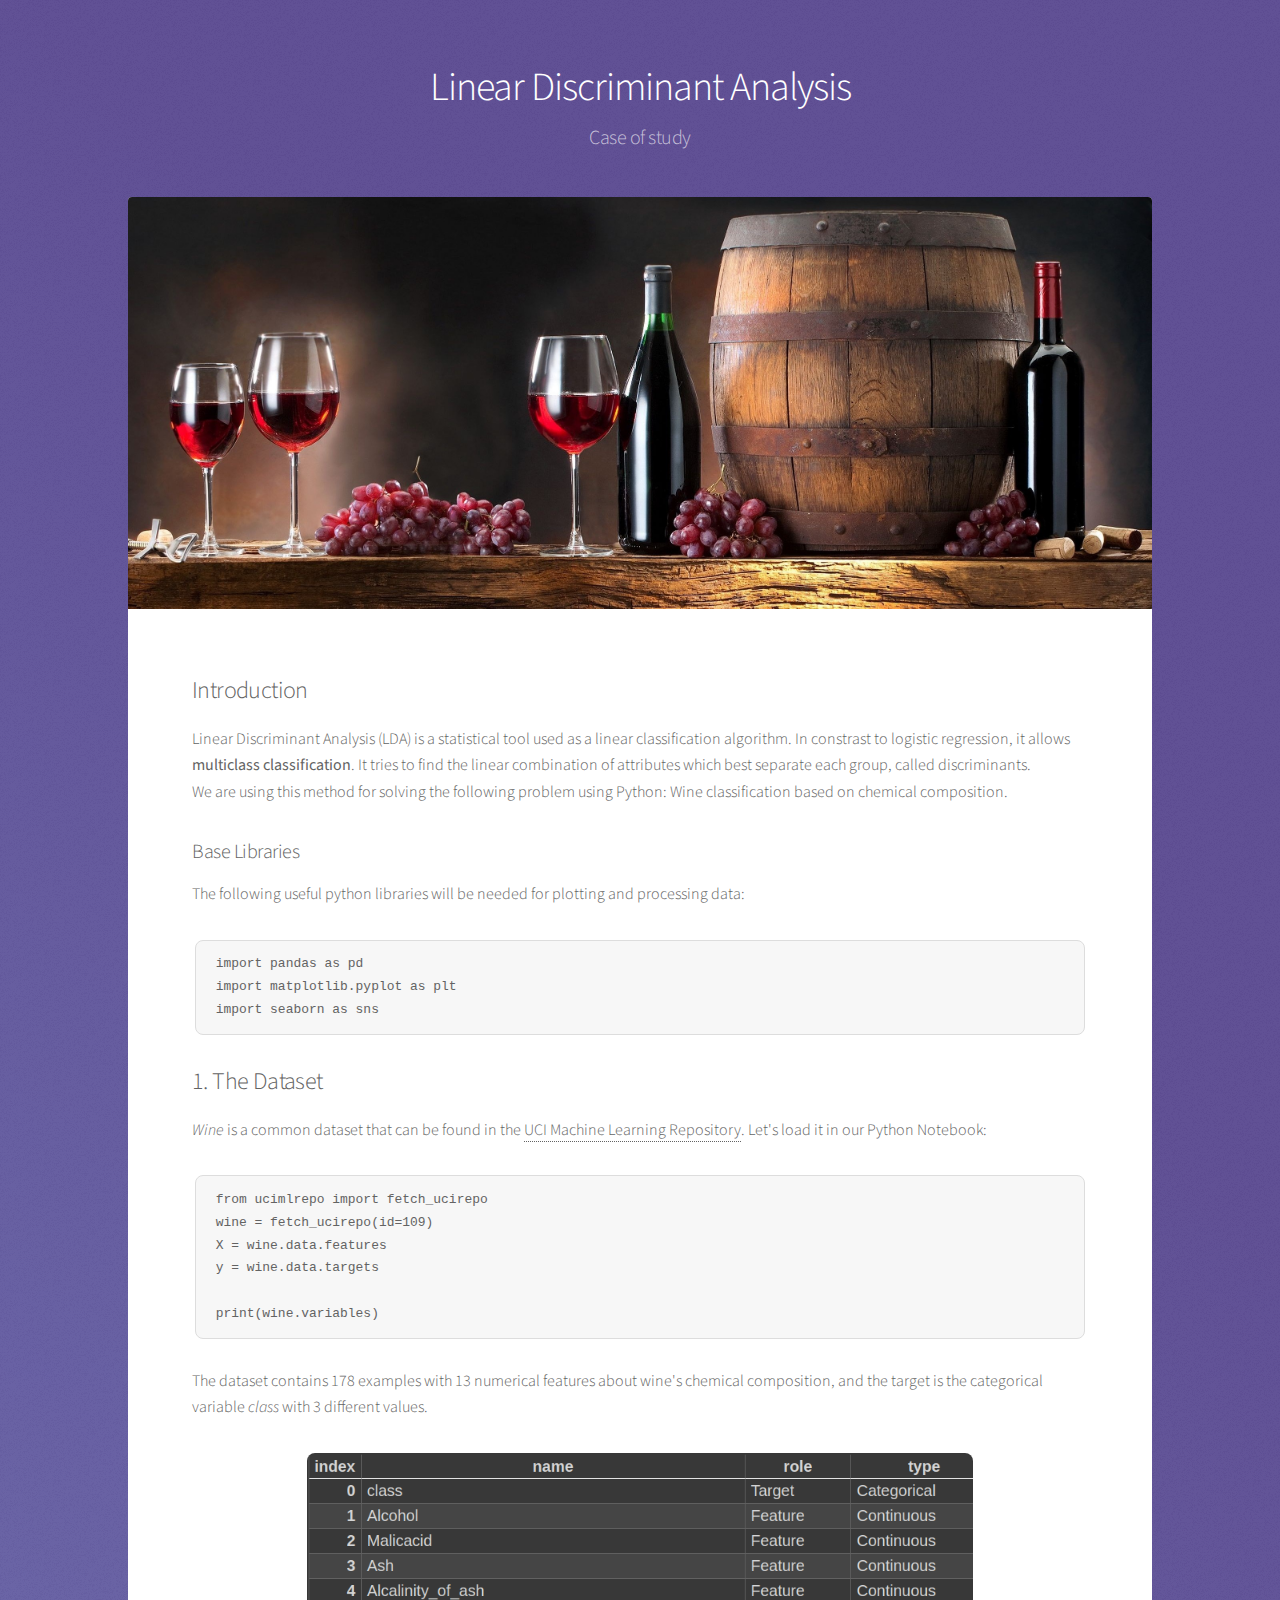
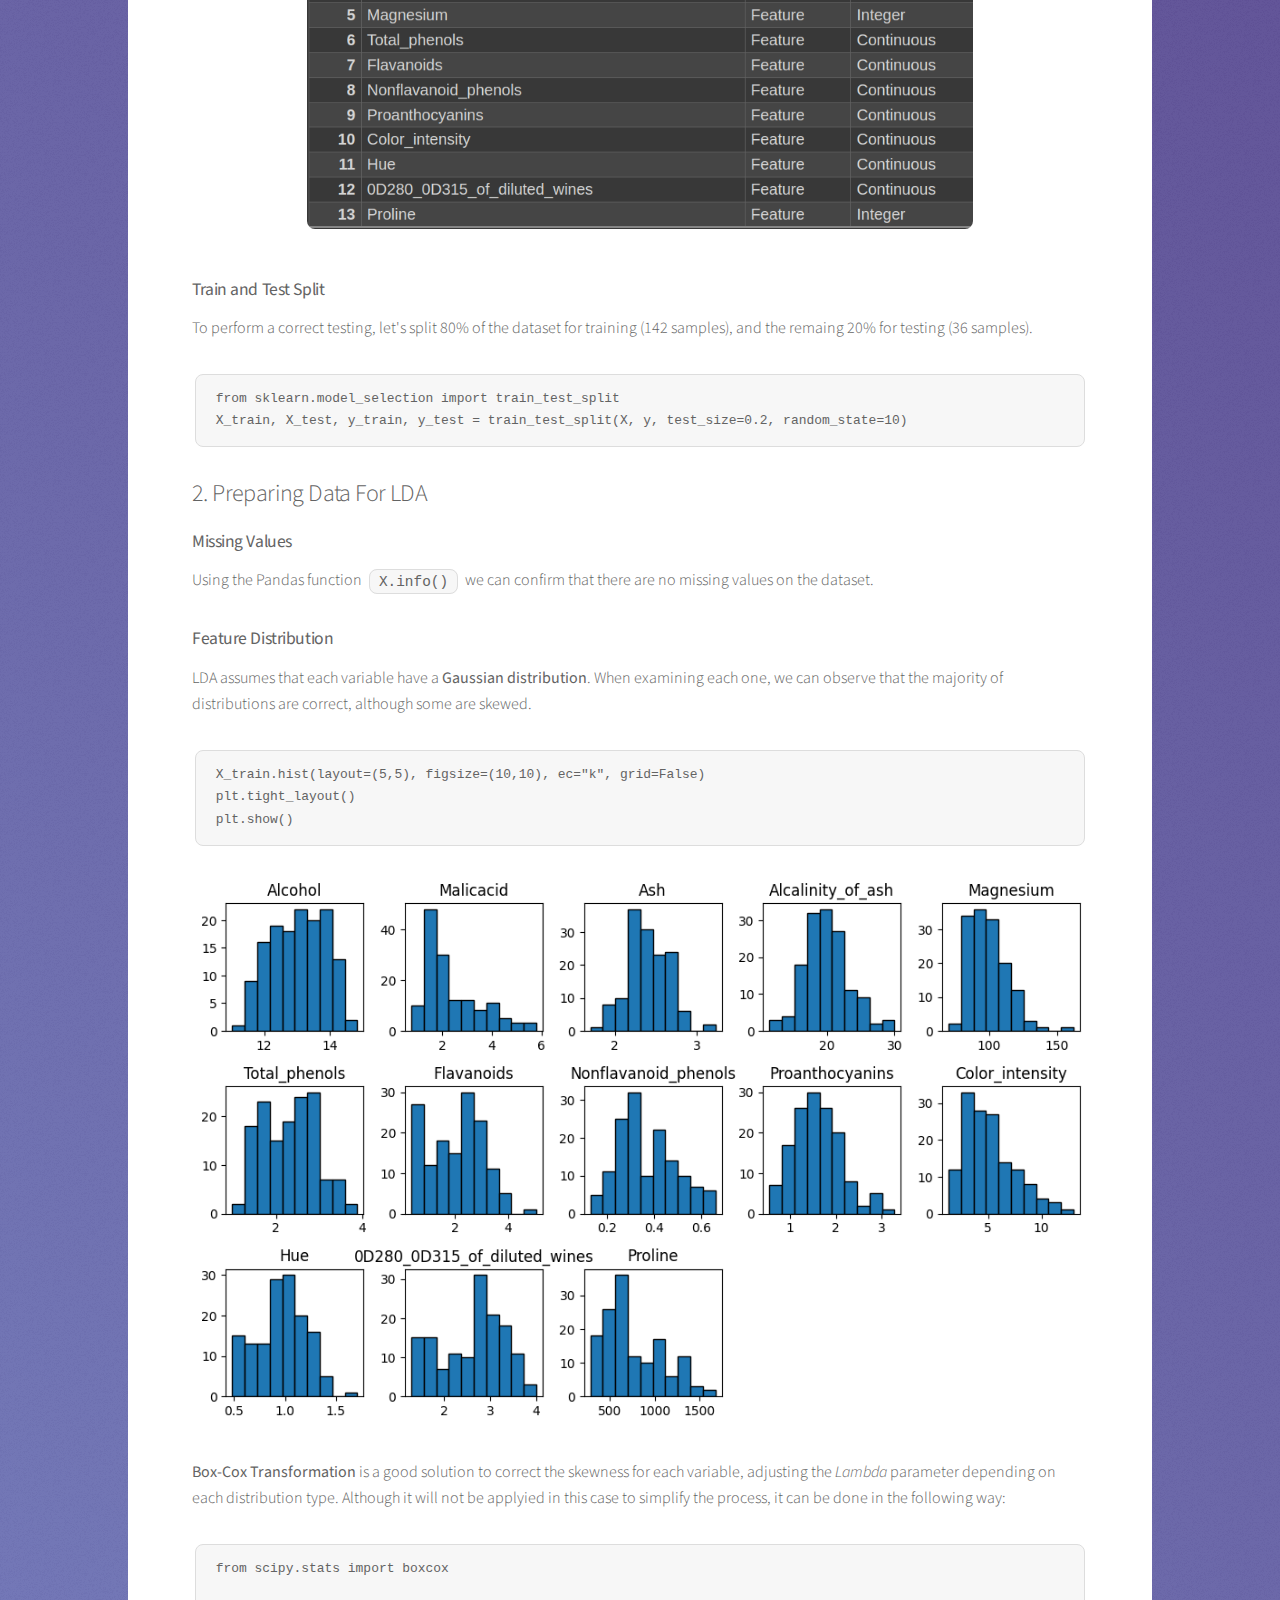
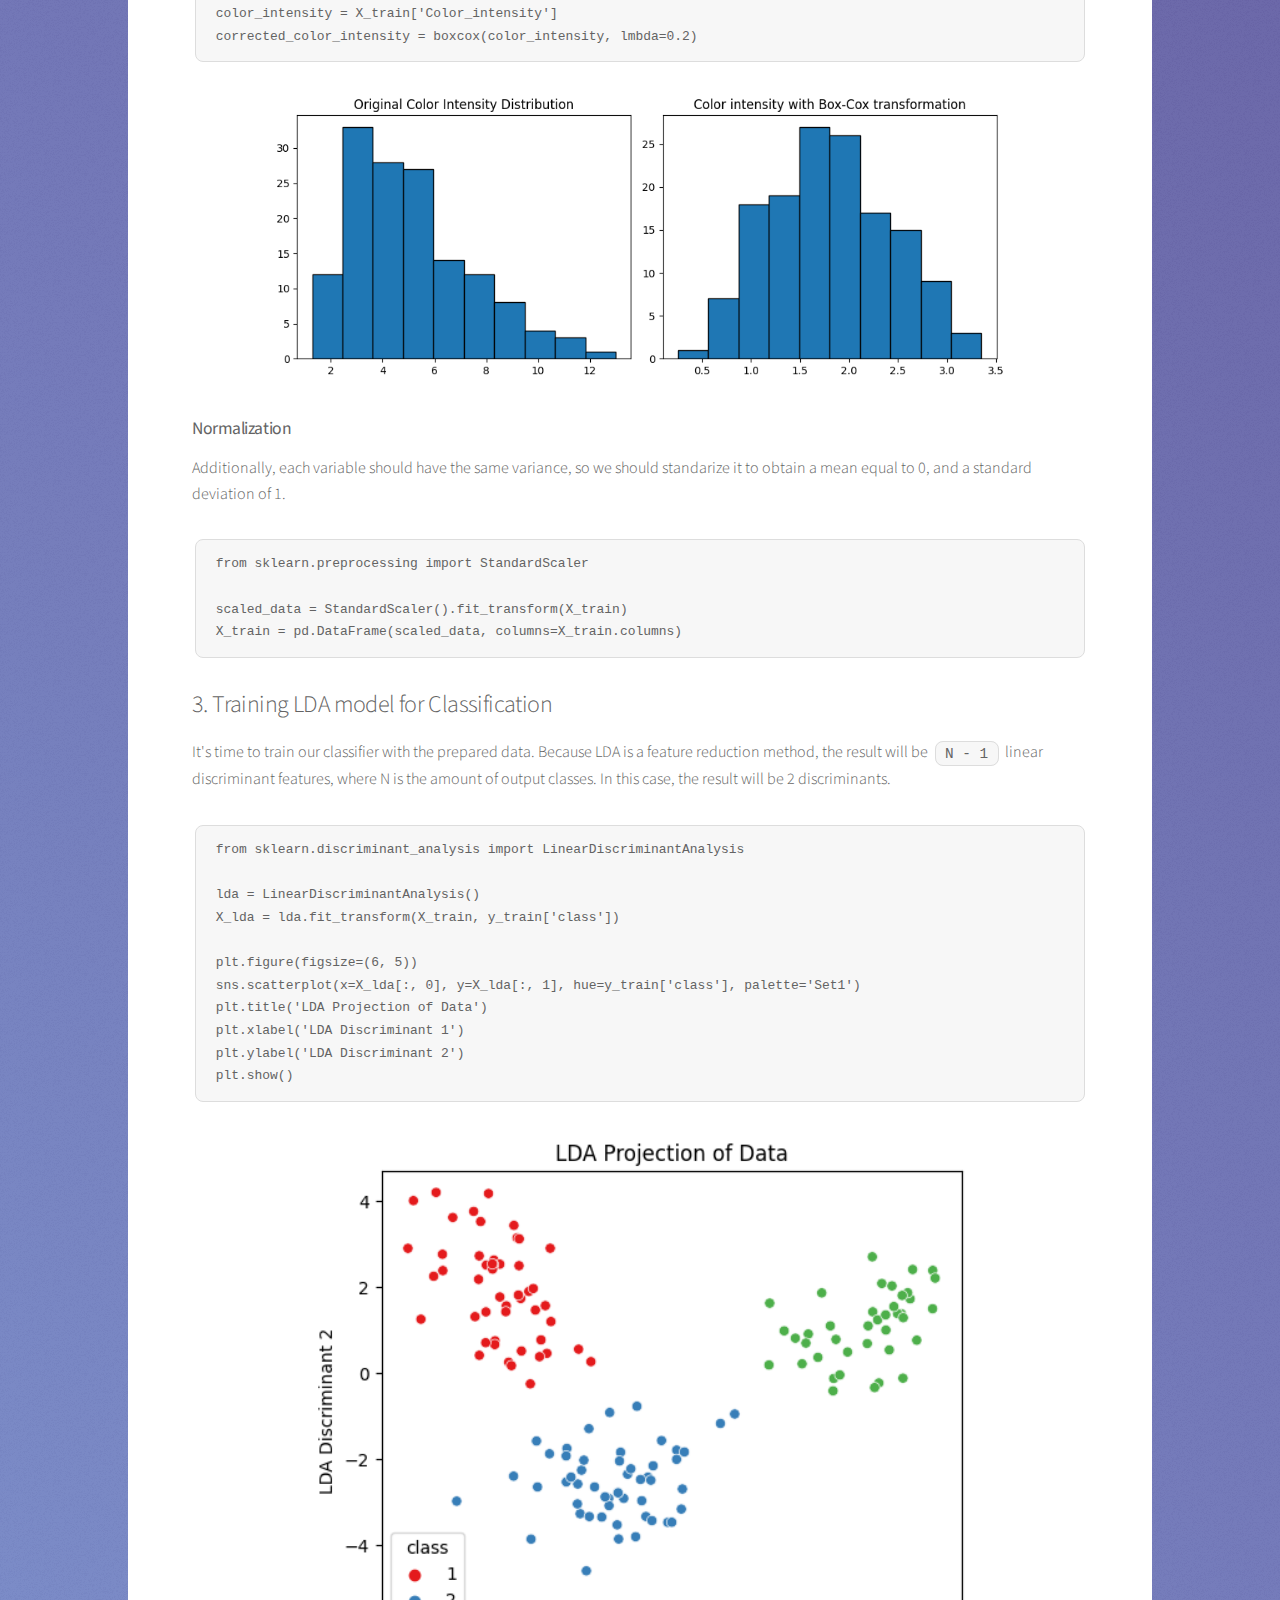
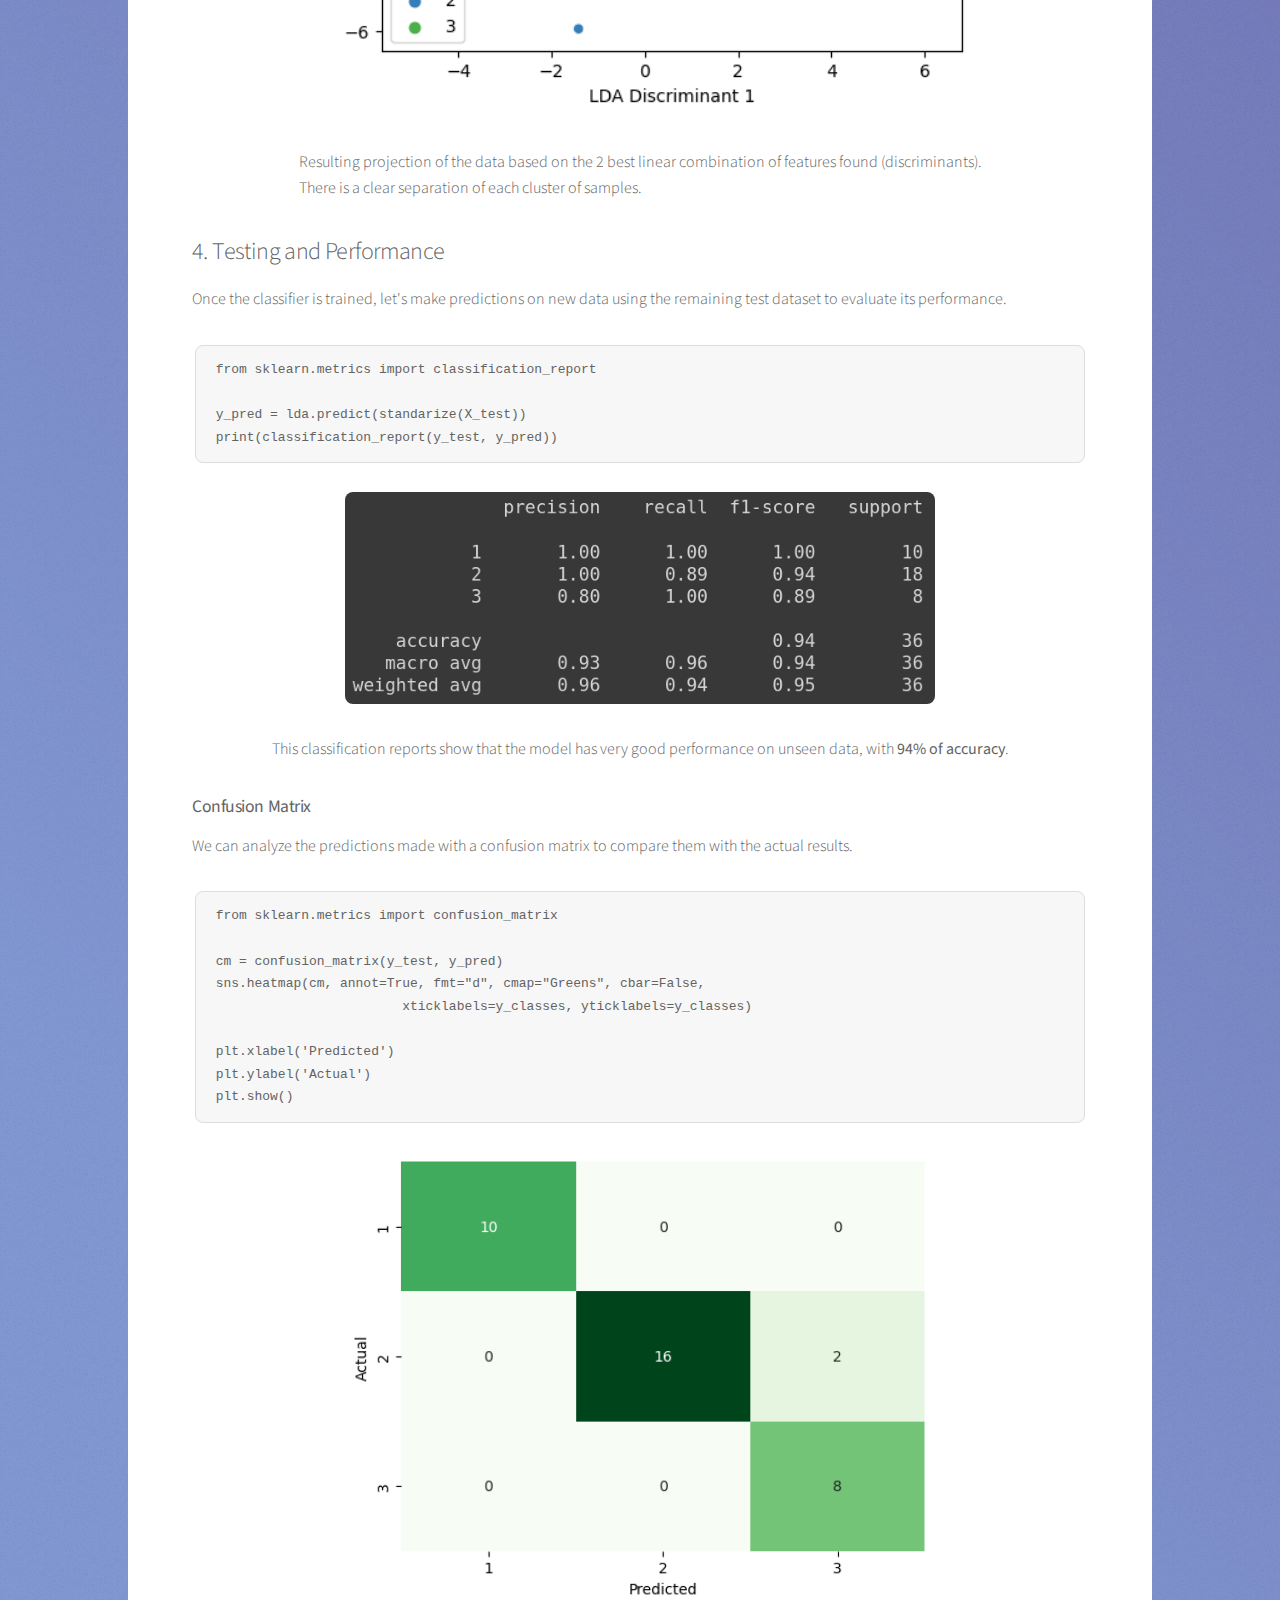
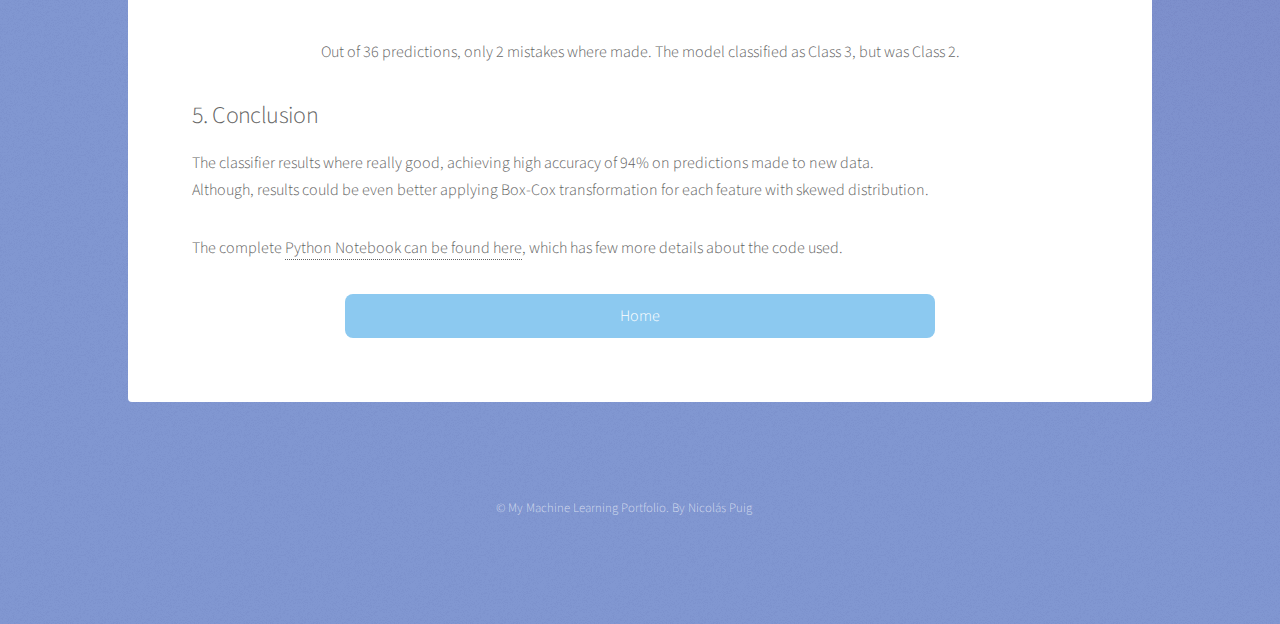
<file: project_iris_lda.html>
<!DOCTYPE HTML>
<!--
	Stellar by HTML5 UP
	html5up.net | @ajlkn
	Free for personal and commercial use under the CCA 3.0 license (html5up.net/license)
-->
<html>

<head>
	<title>Project LDA</title>
	<meta charset="utf-8" />
	<meta name="viewport" content="width=device-width, initial-scale=1, user-scalable=no" />
	<link rel="stylesheet" href="assets/css/main.css" />
	<noscript>
		<link rel="stylesheet" href="assets/css/noscript.css" />
	</noscript>
</head>

<body class="is-preload">

	<!-- Wrapper -->
	<div id="wrapper">

		<!-- Header -->
		<header id="header">
			<h1>Linear Discriminant Analysis</h1>
			<p>Case of study</p>
		</header>

		<!-- Main -->
		<div id="main">

			<!-- Content -->
			<section id="content" class="main">
				<span class="image main"><img src="images/project_lda/0.jpg" alt="" /></span>
				<h2>Introduction</h2>
				<p>
					Linear Discriminant Analysis (LDA) is a statistical tool used as a linear classification algorithm.
					In constrast to logistic regression, it allows <strong>multiclass classification</strong>.
					It tries to find the linear combination of attributes which best separate each group, called
					discriminants.
					</br>
					We are using this method for solving the following problem using Python: Wine classification based
					on chemical composition.
				</p>

				<h3>Base Libraries</h3>
				<p>The following useful python libraries will be needed for plotting and processing data:</p>
				<pre><code>import pandas as pd
import matplotlib.pyplot as plt
import seaborn as sns</code></pre>




				<!-- Body -->
				<h2>1. The Dataset</h2>
				<p>
					<i>Wine</i> is a common dataset that can be found in the
					<a href="https://archive.ics.uci.edu/dataset/109/wine">UCI Machine Learning Repository</a>.
					Let's load it in our Python Notebook:
				<pre><code>from ucimlrepo import fetch_ucirepo 
wine = fetch_ucirepo(id=109) 
X = wine.data.features 
y = wine.data.targets

print(wine.variables)</code></pre>
				The dataset contains 178 examples with 13 numerical features about wine's chemical composition,
				and the target is the categorical variable <i>class</i> with 3 different values.
				</p>

				<div class="row aln-center">
					<div class="col-9">
						<span class="image main"><img src="images/project_lda/1.png" alt="" /></span>
					</div>
				</div>


				<h4><b>Train and Test Split</b></h4>
				<p>
					To perform a correct testing, let's split 80% of the dataset for training (142 samples), and the
					remaing 20% for testing (36 samples).
				</p>

				<pre><code>from sklearn.model_selection import train_test_split
X_train, X_test, y_train, y_test = train_test_split(X, y, test_size=0.2, random_state=10)</code></pre>

				<h2>2. Preparing Data For LDA</h2>

				<h4><b>Missing Values</b></h4>
				<p>
					Using the Pandas function <code>X.info()</code> we can confirm that there are no missing values on
					the dataset.
				</p>



				<h4><b>Feature Distribution</b></h4>
				<p>
					LDA assumes that each variable have a <b>Gaussian distribution</b>. When examining each one, we can
					observe that the majority of distributions are correct, although some are skewed.
				</p>
				<pre><code>X_train.hist(layout=(5,5), figsize=(10,10), ec="k", grid=False)
plt.tight_layout()
plt.show()</code></pre>
				<div class="box alt">
					<div class="row aln-center">
						<div class="col-12">
							<span class="image fit"><img src="images/project_lda/2.png" alt="" /></span>
						</div>
					</div>
				</div>
				<p>
					<b>Box-Cox Transformation</b> is a good solution to correct the skewness for each variable,
					adjusting the <i>Lambda</i> parameter depending on each distribution type. Although it will not be
					applyied in this case to simplify the process,
					it can be done in the following way:
				</p>
				<pre><code>from scipy.stats import boxcox

color_intensity = X_train['Color_intensity']
corrected_color_intensity = boxcox(color_intensity, lmbda=0.2)</code></pre>

				<div class="box alt">
					<div class="row aln-center">
						<div class="col-10">
							<span class="image fit"><img src="images/project_lda/3.png" alt="" /></span>
						</div>
					</div>
				</div>


				<h4><b>Normalization</b></h4>
				<p>
					Additionally, each variable should have the same variance, so we should standarize it to
					obtain a mean equal to 0, and a standard deviation of 1.
				</p>
				<pre><code>from sklearn.preprocessing import StandardScaler

scaled_data = StandardScaler().fit_transform(X_train)
X_train = pd.DataFrame(scaled_data, columns=X_train.columns)
</code></pre>



				<h2>3. Training LDA model for Classification</h2>
				<p>
					It's time to train our classifier with the prepared data. Because LDA is a feature reduction method,
					the result will be <code>N - 1</code> linear discriminant features, where N is the amount of output
					classes.
					In this case, the result will be 2 discriminants.
				</p>
				<pre><code>from sklearn.discriminant_analysis import LinearDiscriminantAnalysis

lda = LinearDiscriminantAnalysis()
X_lda = lda.fit_transform(X_train, y_train['class'])

plt.figure(figsize=(6, 5))
sns.scatterplot(x=X_lda[:, 0], y=X_lda[:, 1], hue=y_train['class'], palette='Set1')
plt.title('LDA Projection of Data')
plt.xlabel('LDA Discriminant 1')
plt.ylabel('LDA Discriminant 2')
plt.show()</code></pre>

				<div class="box alt">
					<div class="row aln-center">
						<div class="col-9">
							<span class="image fit"><img src="images/project_lda/4.png" alt="" /></span>
						</div>
						<p>
							Resulting projection of the data based on the 2 best linear combination of features found
							(discriminants).
							</br>
							There is a clear separation of each cluster of samples.
						</p>
					</div>
				</div>



				<h2>4. Testing and Performance</h2>
				<p>
					Once the classifier is trained, let's make predictions on new data using the remaining test dataset
					to evaluate its performance.
				</p>
				<pre><code>from sklearn.metrics import classification_report

y_pred = lda.predict(standarize(X_test))
print(classification_report(y_test, y_pred))</code></pre>


				<div class="box alt">
					<div class="row aln-center">
						<div class="col-8">
							<div class="row aln-center">
								<span class="image fit"><img src="images/project_lda/5.png" alt="" /></span>
							</div>
						</div>
						<p>
							This classification reports show that the model has very good performance on unseen data,
							with <strong>94% of accuracy</strong>.
						</p>
					</div>
				</div>

				<h4><b>Confusion Matrix</b></h4>
				<p>
					We can analyze the predictions made with a confusion matrix to compare them with the actual results.
				</p>
				<pre><code>from sklearn.metrics import confusion_matrix

cm = confusion_matrix(y_test, y_pred)
sns.heatmap(cm, annot=True, fmt="d", cmap="Greens", cbar=False,
			xticklabels=y_classes, yticklabels=y_classes)

plt.xlabel('Predicted')
plt.ylabel('Actual')
plt.show()</code></pre>

				<div class="box alt">
					<div class="row aln-center">
						<div class="col-8">
							<div class="row aln-center">
								<span class="image fit"><img src="images/project_lda/6.png" alt="" /></span>
							</div>
						</div>
						<p>Out of 36 predictions, only 2 mistakes where made. The model classified as Class 3, but was
							Class 2.</p>
					</div>
				</div>


				<h2>5. Conclusion</h2>
				<p>
					The classifier results where really good, achieving high accuracy of 94% on predictions made to new
					data.
					</br>
					Although, results could be even better applying Box-Cox transformation for each feature with
					skewed distribution.
				</p>
				<p>
					The complete <a href="">Python Notebook can be found here</a>, which has few more details about the code
					used.
				</p>

				<div class="box alt">
					<div class="row aln-center">
						<div class="col-8">
							<a href="index.html" class="button primary fit">Home</a>
						</div>
					</div>
				</div>
			</section>
		</div>


		<!-- Footer -->
		<footer id="footer">
			<p class="copyright">&copy; My Machine Learning Portfolio. By Nicolás Puig</p>
		</footer>

	</div>

	<!-- Scripts -->
	<script src="assets/js/jquery.min.js"></script>
	<script src="assets/js/jquery.scrollex.min.js"></script>
	<script src="assets/js/jquery.scrolly.min.js"></script>
	<script src="assets/js/browser.min.js"></script>
	<script src="assets/js/breakpoints.min.js"></script>
	<script src="assets/js/util.js"></script>
	<script src="assets/js/main.js"></script>

</body>

</html>
</file>
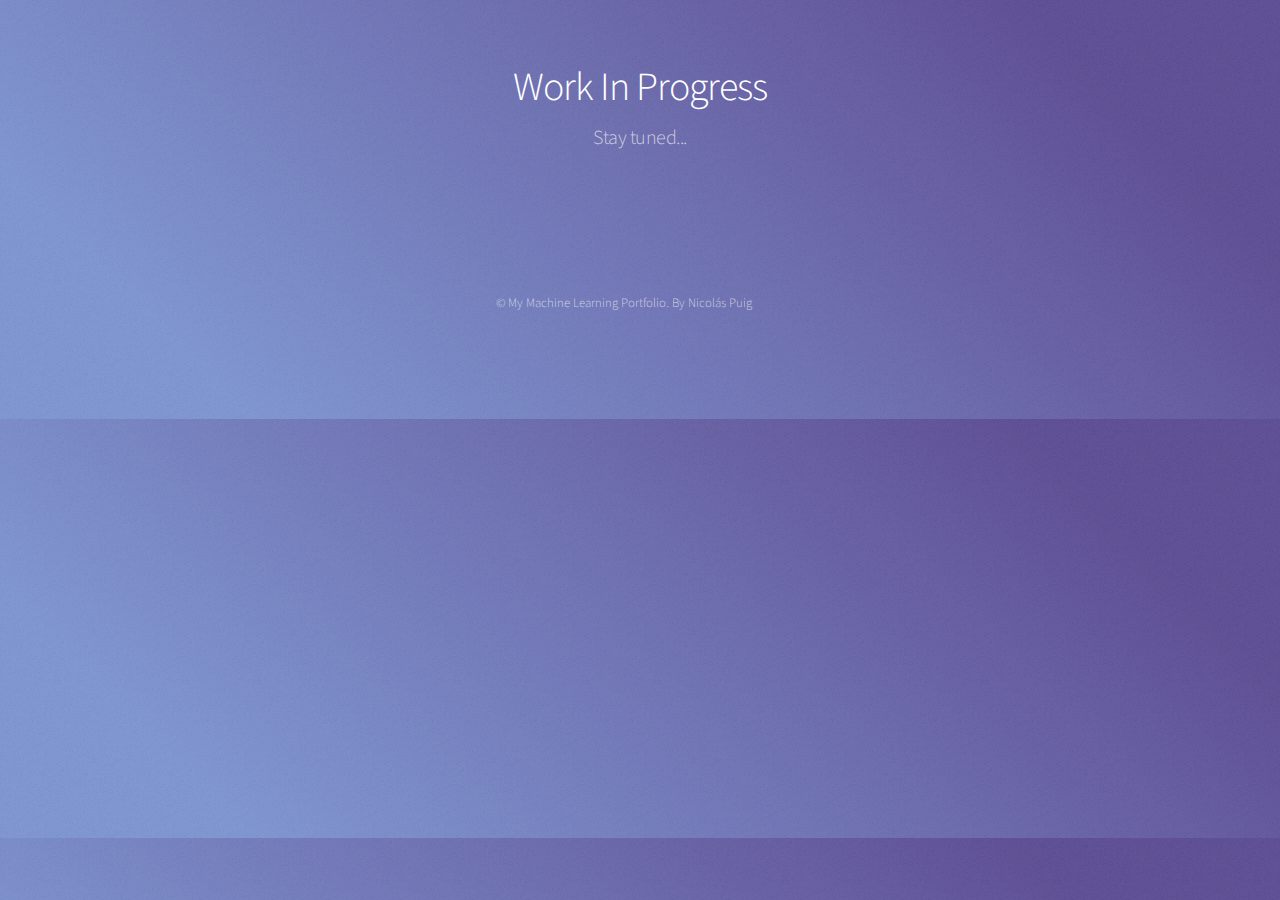
<file: todo.html>
<!DOCTYPE HTML>
<!--
	Stellar by HTML5 UP
	html5up.net | @ajlkn
	Free for personal and commercial use under the CCA 3.0 license (html5up.net/license)
-->
<html>
	<head>
		<title>WIP</title>
		<meta charset="utf-8" />
		<meta name="viewport" content="width=device-width, initial-scale=1, user-scalable=no" />
		<link rel="stylesheet" href="assets/css/main.css" />
		<noscript><link rel="stylesheet" href="assets/css/noscript.css" /></noscript>
	</head>
	<body class="is-preload">

		<!-- Wrapper -->
			<div id="wrapper">

				<!-- Header -->
					<header id="header">
						<h1>Work In Progress</h1>
						<p>Stay tuned...</p>
					</header>

				<!-- Main -->
					<div id="main">
					</div>

				<!-- Footer -->
					<footer id="footer">
						<p class="copyright">&copy; My Machine Learning Portfolio. By Nicolás Puig</p>
					</footer>

			</div>

		<!-- Scripts -->
			<script src="assets/js/jquery.min.js"></script>
			<script src="assets/js/jquery.scrollex.min.js"></script>
			<script src="assets/js/jquery.scrolly.min.js"></script>
			<script src="assets/js/browser.min.js"></script>
			<script src="assets/js/breakpoints.min.js"></script>
			<script src="assets/js/util.js"></script>
			<script src="assets/js/main.js"></script>

	</body>
</html>
</file>
<file: assets/css/noscript.css>
/*
	Stellar by HTML5 UP
	html5up.net | @ajlkn
	Free for personal and commercial use under the CCA 3.0 license (html5up.net/license)
*/

/* Header */

	body.is-preload #header.alt > * {
		opacity: 1;
	}

	body.is-preload #header.alt .logo {
		-moz-transform: none;
		-webkit-transform: none;
		-ms-transform: none;
		transform: none;
	}
</file>
<file: assets/css/main.css>
@import url(fontawesome-all.min.css);
@import 'https://fonts.googleapis.com/css?family=Source+Sans+Pro:300,400';

/*
	Stellar by HTML5 UP
	html5up.net | @ajlkn
	Free for personal and commercial use under the CCA 3.0 license (html5up.net/license)
*/

html, body, div, span, applet, object,
iframe, h1, h2, h3, h4, h5, h6, p, blockquote,
pre, a, abbr, acronym, address, big, cite,
code, del, dfn, em, img, ins, kbd, q, s, samp,
small, strike, strong, sub, sup, tt, var, b,
u, i, center, dl, dt, dd, ol, ul, li, fieldset,
form, label, legend, table, caption, tbody,
tfoot, thead, tr, th, td, article, aside,
canvas, details, embed, figure, figcaption,
footer, header, hgroup, menu, nav, output, ruby,
section, summary, time, mark, audio, video {
	margin: 0;
	padding: 0;
	border: 0;
	font-size: 100%;
	font: inherit;
	vertical-align: baseline;}

article, aside, details, figcaption, figure,
footer, header, hgroup, menu, nav, section {
	display: block;}

body {
	line-height: 1;
}

ol, ul {
	list-style: none;
}

blockquote, q {
	quotes: none;
}

	blockquote:before, blockquote:after, q:before, q:after {
		content: '';
		content: none;
	}

table {
	border-collapse: collapse;
	border-spacing: 0;
}

body {
	-webkit-text-size-adjust: none;
}

mark {
	background-color: transparent;
	color: inherit;
}

input::-moz-focus-inner {
	border: 0;
	padding: 0;
}

input, select, textarea {
	-moz-appearance: none;
	-webkit-appearance: none;
	-ms-appearance: none;
	appearance: none;
}

/* Basic */

	@-ms-viewport {
		width: device-width;
	}

	body {
		-ms-overflow-style: scrollbar;
	}

	@media screen and (max-width: 480px) {

		html, body {
			min-width: 320px;
		}

	}

	html {
		box-sizing: border-box;
	}

	*, *:before, *:after {
		box-sizing: inherit;
	}

	body {
		background-color: #935d8c;
		background-image: url("images/overlay.png"), -moz-linear-gradient(45deg, #8096d2 15%, #5f4d93 85%);
		background-image: url("images/overlay.png"), -webkit-linear-gradient(45deg, #8096d2 15%, #5f4d93 85%);
		background-image: url("images/overlay.png"), -ms-linear-gradient(45deg, #8096d2 15%, #5f4d93 85%);
		background-image: url("images/overlay.png"), linear-gradient(45deg, #8096d2 15%, #5f4d93 85%);
	}

		body.is-preload *, body.is-preload *:before, body.is-preload *:after {
			-moz-animation: none !important;
			-webkit-animation: none !important;
			-ms-animation: none !important;
			animation: none !important;
			-moz-transition: none !important;
			-webkit-transition: none !important;
			-ms-transition: none !important;
			transition: none !important;
		}

/* Type */

	body {
		background-color: #935d8c;
		color: rgba(255, 255, 255, 0.65);
	}

	body, input, select, textarea {
		font-family: "Source Sans Pro", Helvetica, sans-serif;
		font-size: 17pt;
		font-weight: 300;
		line-height: 1.65;
	}

		@media screen and (max-width: 1680px) {

			body, input, select, textarea {
				font-size: 14pt;
			}

		}

		@media screen and (max-width: 1280px) {

			body, input, select, textarea {
				font-size: 12pt;
			}

		}

		@media screen and (max-width: 360px) {

			body, input, select, textarea {
				font-size: 11pt;
			}

		}

	a {
		-moz-transition: color 0.2s ease, border-bottom 0.2s ease;
		-webkit-transition: color 0.2s ease, border-bottom 0.2s ease;
		-ms-transition: color 0.2s ease, border-bottom 0.2s ease;
		transition: color 0.2s ease, border-bottom 0.2s ease;
		text-decoration: none;
		border-bottom: dotted 1px;
		color: inherit;
	}

		a:hover {
			border-bottom-color: transparent;
		}

	strong, b {
		font-weight: 400;
	}

	em, i {
		font-style: italic;
	}

	p {
		margin: 0 0 2em 0;
	}

		p.content {
			-moz-columns: 20em 2;
			-webkit-columns: 20em 2;
			-ms-columns: 20em 2;
			columns: 20em 2;
			-moz-column-gap: 2em;
			-webkit-column-gap: 2em;
			-ms-column-gap: 2em;
			column-gap: 2em;
			text-align: justify;
		}

	h1, h2, h3, h4, h5, h6 {
		font-weight: 300;
		line-height: 1.5;
		margin: 0 0 0.7em 0;
		letter-spacing: -0.025em;
	}

		h1 a, h2 a, h3 a, h4 a, h5 a, h6 a {
			color: inherit;
			text-decoration: none;
		}

	h1 {
		font-size: 2.5em;
		line-height: 1.2;
	}

	h2 {
		font-size: 1.5em;
	}

	h3 {
		font-size: 1.25em;
	}

	h4 {
		font-size: 1.1em;
	}

	h5 {
		font-size: 0.9em;
	}

	h6 {
		font-size: 0.7em;
	}

	@media screen and (max-width: 736px) {

		h1 {
			font-size: 2em;
		}

	}

	sub {
		font-size: 0.8em;
		position: relative;
		top: 0.5em;
	}

	sup {
		font-size: 0.8em;
		position: relative;
		top: -0.5em;
	}

	blockquote {
		border-left: solid 4px;
		font-style: italic;
		margin: 0 0 2em 0;
		padding: 0.5em 0 0.5em 2em;
	}

	code {
		border-radius: 8px;
		border: solid 1px;
		font-family: "Courier New", monospace;
		font-size: 0.9em;
		margin: 0 0.25em;
		padding: 0.25em 0.65em;
	}

	pre {
		-webkit-overflow-scrolling: touch;
		font-family: "Courier New", monospace;
		font-size: 0.9em;
		margin: 0 0 2em 0;
	}

		pre code {
			display: block;
			line-height: 1.75;
			padding: 1em 1.5em;
			overflow-x: auto;
		}

	hr {
		border: 0;
		border-bottom: solid 1px;
		margin: 2em 0;
	}

		hr.major {
			margin: 3em 0;
		}

	.align-left {
		text-align: left;
	}

	.align-center {
		text-align: center;
	}

	.align-right {
		text-align: right;
	}

	input, select, textarea {
		color: #ffffff;
	}

	a:hover {
		color: #ffffff;
	}

	strong, b {
		color: #ffffff;
	}

	h1, h2, h3, h4, h5, h6 {
		color: #ffffff;
	}

	blockquote {
		border-left-color: rgba(255, 255, 255, 0.35);
	}

	code {
		background: rgba(255, 255, 255, 0.075);
		border-color: rgba(255, 255, 255, 0.35);
	}

	hr {
		border-bottom-color: rgba(255, 255, 255, 0.35);
	}

/* Row */

	.row {
		display: flex;
		flex-wrap: wrap;
		box-sizing: border-box;
		align-items: stretch;
	}

		.row > * {
			box-sizing: border-box;
		}

		.row.gtr-uniform > * > :last-child {
			margin-bottom: 0;
		}

		.row.aln-left {
			justify-content: flex-start;
		}

		.row.aln-center {
			justify-content: center;
		}

		.row.aln-right {
			justify-content: flex-end;
		}

		.row.aln-top {
			align-items: flex-start;
		}

		.row.aln-middle {
			align-items: center;
		}

		.row.aln-bottom {
			align-items: flex-end;
		}

		.row > .imp {
			order: -1;
		}

		.row > .col-1 {
			width: 8.33333%;
		}

		.row > .off-1 {
			margin-left: 8.33333%;
		}

		.row > .col-2 {
			width: 16.66667%;
		}

		.row > .off-2 {
			margin-left: 16.66667%;
		}

		.row > .col-3 {
			width: 25%;
		}

		.row > .off-3 {
			margin-left: 25%;
		}

		.row > .col-4 {
			width: 33.33333%;
		}

		.row > .off-4 {
			margin-left: 33.33333%;
		}

		.row > .col-5 {
			width: 41.66667%;
		}

		.row > .off-5 {
			margin-left: 41.66667%;
		}

		.row > .col-6 {
			width: 50%;
		}

		.row > .off-6 {
			margin-left: 50%;
		}

		.row > .col-7 {
			width: 58.33333%;
		}

		.row > .off-7 {
			margin-left: 58.33333%;
		}

		.row > .col-8 {
			width: 66.66667%;
		}

		.row > .off-8 {
			margin-left: 66.66667%;
		}

		.row > .col-9 {
			width: 75%;
		}

		.row > .off-9 {
			margin-left: 75%;
		}

		.row > .col-10 {
			width: 83.33333%;
		}

		.row > .off-10 {
			margin-left: 83.33333%;
		}

		.row > .col-11 {
			width: 91.66667%;
		}

		.row > .off-11 {
			margin-left: 91.66667%;
		}

		.row > .col-12 {
			width: 100%;
		}

		.row > .off-12 {
			margin-left: 100%;
		}

		.row.gtr-0 {
			margin-top: 0;
			margin-left: 0em;
		}

			.row.gtr-0 > * {
				padding: 0 0 0 0em;
			}

			.row.gtr-0.gtr-uniform {
				margin-top: 0em;
			}

				.row.gtr-0.gtr-uniform > * {
					padding-top: 0em;
				}

		.row.gtr-25 {
			margin-top: 0;
			margin-left: -0.375em;
		}

			.row.gtr-25 > * {
				padding: 0 0 0 0.375em;
			}

			.row.gtr-25.gtr-uniform {
				margin-top: -0.375em;
			}

				.row.gtr-25.gtr-uniform > * {
					padding-top: 0.375em;
				}

		.row.gtr-50 {
			margin-top: 0;
			margin-left: -0.75em;
		}

			.row.gtr-50 > * {
				padding: 0 0 0 0.75em;
			}

			.row.gtr-50.gtr-uniform {
				margin-top: -0.75em;
			}

				.row.gtr-50.gtr-uniform > * {
					padding-top: 0.75em;
				}

		.row {
			margin-top: 0;
			margin-left: -1.5em;
		}

			.row > * {
				padding: 0 0 0 1.5em;
			}

			.row.gtr-uniform {
				margin-top: -1.5em;
			}

				.row.gtr-uniform > * {
					padding-top: 1.5em;
				}

		.row.gtr-150 {
			margin-top: 0;
			margin-left: -2.25em;
		}

			.row.gtr-150 > * {
				padding: 0 0 0 2.25em;
			}

			.row.gtr-150.gtr-uniform {
				margin-top: -2.25em;
			}

				.row.gtr-150.gtr-uniform > * {
					padding-top: 2.25em;
				}

		.row.gtr-200 {
			margin-top: 0;
			margin-left: -3em;
		}

			.row.gtr-200 > * {
				padding: 0 0 0 3em;
			}

			.row.gtr-200.gtr-uniform {
				margin-top: -3em;
			}

				.row.gtr-200.gtr-uniform > * {
					padding-top: 3em;
				}

		@media screen and (max-width: 1680px) {

			.row {
				display: flex;
				flex-wrap: wrap;
				box-sizing: border-box;
				align-items: stretch;
			}

				.row > * {
					box-sizing: border-box;
				}

				.row.gtr-uniform > * > :last-child {
					margin-bottom: 0;
				}

				.row.aln-left {
					justify-content: flex-start;
				}

				.row.aln-center {
					justify-content: center;
				}

				.row.aln-right {
					justify-content: flex-end;
				}

				.row.aln-top {
					align-items: flex-start;
				}

				.row.aln-middle {
					align-items: center;
				}

				.row.aln-bottom {
					align-items: flex-end;
				}

				.row > .imp-xlarge {
					order: -1;
				}

				.row > .col-1-xlarge {
					width: 8.33333%;
				}

				.row > .off-1-xlarge {
					margin-left: 8.33333%;
				}

				.row > .col-2-xlarge {
					width: 16.66667%;
				}

				.row > .off-2-xlarge {
					margin-left: 16.66667%;
				}

				.row > .col-3-xlarge {
					width: 25%;
				}

				.row > .off-3-xlarge {
					margin-left: 25%;
				}

				.row > .col-4-xlarge {
					width: 33.33333%;
				}

				.row > .off-4-xlarge {
					margin-left: 33.33333%;
				}

				.row > .col-5-xlarge {
					width: 41.66667%;
				}

				.row > .off-5-xlarge {
					margin-left: 41.66667%;
				}

				.row > .col-6-xlarge {
					width: 50%;
				}

				.row > .off-6-xlarge {
					margin-left: 50%;
				}

				.row > .col-7-xlarge {
					width: 58.33333%;
				}

				.row > .off-7-xlarge {
					margin-left: 58.33333%;
				}

				.row > .col-8-xlarge {
					width: 66.66667%;
				}

				.row > .off-8-xlarge {
					margin-left: 66.66667%;
				}

				.row > .col-9-xlarge {
					width: 75%;
				}

				.row > .off-9-xlarge {
					margin-left: 75%;
				}

				.row > .col-10-xlarge {
					width: 83.33333%;
				}

				.row > .off-10-xlarge {
					margin-left: 83.33333%;
				}

				.row > .col-11-xlarge {
					width: 91.66667%;
				}

				.row > .off-11-xlarge {
					margin-left: 91.66667%;
				}

				.row > .col-12-xlarge {
					width: 100%;
				}

				.row > .off-12-xlarge {
					margin-left: 100%;
				}

				.row.gtr-0 {
					margin-top: 0;
					margin-left: 0em;
				}

					.row.gtr-0 > * {
						padding: 0 0 0 0em;
					}

					.row.gtr-0.gtr-uniform {
						margin-top: 0em;
					}

						.row.gtr-0.gtr-uniform > * {
							padding-top: 0em;
						}

				.row.gtr-25 {
					margin-top: 0;
					margin-left: -0.375em;
				}

					.row.gtr-25 > * {
						padding: 0 0 0 0.375em;
					}

					.row.gtr-25.gtr-uniform {
						margin-top: -0.375em;
					}

						.row.gtr-25.gtr-uniform > * {
							padding-top: 0.375em;
						}

				.row.gtr-50 {
					margin-top: 0;
					margin-left: -0.75em;
				}

					.row.gtr-50 > * {
						padding: 0 0 0 0.75em;
					}

					.row.gtr-50.gtr-uniform {
						margin-top: -0.75em;
					}

						.row.gtr-50.gtr-uniform > * {
							padding-top: 0.75em;
						}

				.row {
					margin-top: 0;
					margin-left: -1.5em;
				}

					.row > * {
						padding: 0 0 0 1.5em;
					}

					.row.gtr-uniform {
						margin-top: -1.5em;
					}

						.row.gtr-uniform > * {
							padding-top: 1.5em;
						}

				.row.gtr-150 {
					margin-top: 0;
					margin-left: -2.25em;
				}

					.row.gtr-150 > * {
						padding: 0 0 0 2.25em;
					}

					.row.gtr-150.gtr-uniform {
						margin-top: -2.25em;
					}

						.row.gtr-150.gtr-uniform > * {
							padding-top: 2.25em;
						}

				.row.gtr-200 {
					margin-top: 0;
					margin-left: -3em;
				}

					.row.gtr-200 > * {
						padding: 0 0 0 3em;
					}

					.row.gtr-200.gtr-uniform {
						margin-top: -3em;
					}

						.row.gtr-200.gtr-uniform > * {
							padding-top: 3em;
						}

		}

		@media screen and (max-width: 1280px) {

			.row {
				display: flex;
				flex-wrap: wrap;
				box-sizing: border-box;
				align-items: stretch;
			}

				.row > * {
					box-sizing: border-box;
				}

				.row.gtr-uniform > * > :last-child {
					margin-bottom: 0;
				}

				.row.aln-left {
					justify-content: flex-start;
				}

				.row.aln-center {
					justify-content: center;
				}

				.row.aln-right {
					justify-content: flex-end;
				}

				.row.aln-top {
					align-items: flex-start;
				}

				.row.aln-middle {
					align-items: center;
				}

				.row.aln-bottom {
					align-items: flex-end;
				}

				.row > .imp-large {
					order: -1;
				}

				.row > .col-1-large {
					width: 8.33333%;
				}

				.row > .off-1-large {
					margin-left: 8.33333%;
				}

				.row > .col-2-large {
					width: 16.66667%;
				}

				.row > .off-2-large {
					margin-left: 16.66667%;
				}

				.row > .col-3-large {
					width: 25%;
				}

				.row > .off-3-large {
					margin-left: 25%;
				}

				.row > .col-4-large {
					width: 33.33333%;
				}

				.row > .off-4-large {
					margin-left: 33.33333%;
				}

				.row > .col-5-large {
					width: 41.66667%;
				}

				.row > .off-5-large {
					margin-left: 41.66667%;
				}

				.row > .col-6-large {
					width: 50%;
				}

				.row > .off-6-large {
					margin-left: 50%;
				}

				.row > .col-7-large {
					width: 58.33333%;
				}

				.row > .off-7-large {
					margin-left: 58.33333%;
				}

				.row > .col-8-large {
					width: 66.66667%;
				}

				.row > .off-8-large {
					margin-left: 66.66667%;
				}

				.row > .col-9-large {
					width: 75%;
				}

				.row > .off-9-large {
					margin-left: 75%;
				}

				.row > .col-10-large {
					width: 83.33333%;
				}

				.row > .off-10-large {
					margin-left: 83.33333%;
				}

				.row > .col-11-large {
					width: 91.66667%;
				}

				.row > .off-11-large {
					margin-left: 91.66667%;
				}

				.row > .col-12-large {
					width: 100%;
				}

				.row > .off-12-large {
					margin-left: 100%;
				}

				.row.gtr-0 {
					margin-top: 0;
					margin-left: 0em;
				}

					.row.gtr-0 > * {
						padding: 0 0 0 0em;
					}

					.row.gtr-0.gtr-uniform {
						margin-top: 0em;
					}

						.row.gtr-0.gtr-uniform > * {
							padding-top: 0em;
						}

				.row.gtr-25 {
					margin-top: 0;
					margin-left: -0.375em;
				}

					.row.gtr-25 > * {
						padding: 0 0 0 0.375em;
					}

					.row.gtr-25.gtr-uniform {
						margin-top: -0.375em;
					}

						.row.gtr-25.gtr-uniform > * {
							padding-top: 0.375em;
						}

				.row.gtr-50 {
					margin-top: 0;
					margin-left: -0.75em;
				}

					.row.gtr-50 > * {
						padding: 0 0 0 0.75em;
					}

					.row.gtr-50.gtr-uniform {
						margin-top: -0.75em;
					}

						.row.gtr-50.gtr-uniform > * {
							padding-top: 0.75em;
						}

				.row {
					margin-top: 0;
					margin-left: -1.5em;
				}

					.row > * {
						padding: 0 0 0 1.5em;
					}

					.row.gtr-uniform {
						margin-top: -1.5em;
					}

						.row.gtr-uniform > * {
							padding-top: 1.5em;
						}

				.row.gtr-150 {
					margin-top: 0;
					margin-left: -2.25em;
				}

					.row.gtr-150 > * {
						padding: 0 0 0 2.25em;
					}

					.row.gtr-150.gtr-uniform {
						margin-top: -2.25em;
					}

						.row.gtr-150.gtr-uniform > * {
							padding-top: 2.25em;
						}

				.row.gtr-200 {
					margin-top: 0;
					margin-left: -3em;
				}

					.row.gtr-200 > * {
						padding: 0 0 0 3em;
					}

					.row.gtr-200.gtr-uniform {
						margin-top: -3em;
					}

						.row.gtr-200.gtr-uniform > * {
							padding-top: 3em;
						}

		}

		@media screen and (max-width: 980px) {

			.row {
				display: flex;
				flex-wrap: wrap;
				box-sizing: border-box;
				align-items: stretch;
			}

				.row > * {
					box-sizing: border-box;
				}

				.row.gtr-uniform > * > :last-child {
					margin-bottom: 0;
				}

				.row.aln-left {
					justify-content: flex-start;
				}

				.row.aln-center {
					justify-content: center;
				}

				.row.aln-right {
					justify-content: flex-end;
				}

				.row.aln-top {
					align-items: flex-start;
				}

				.row.aln-middle {
					align-items: center;
				}

				.row.aln-bottom {
					align-items: flex-end;
				}

				.row > .imp-medium {
					order: -1;
				}

				.row > .col-1-medium {
					width: 8.33333%;
				}

				.row > .off-1-medium {
					margin-left: 8.33333%;
				}

				.row > .col-2-medium {
					width: 16.66667%;
				}

				.row > .off-2-medium {
					margin-left: 16.66667%;
				}

				.row > .col-3-medium {
					width: 25%;
				}

				.row > .off-3-medium {
					margin-left: 25%;
				}

				.row > .col-4-medium {
					width: 33.33333%;
				}

				.row > .off-4-medium {
					margin-left: 33.33333%;
				}

				.row > .col-5-medium {
					width: 41.66667%;
				}

				.row > .off-5-medium {
					margin-left: 41.66667%;
				}

				.row > .col-6-medium {
					width: 50%;
				}

				.row > .off-6-medium {
					margin-left: 50%;
				}

				.row > .col-7-medium {
					width: 58.33333%;
				}

				.row > .off-7-medium {
					margin-left: 58.33333%;
				}

				.row > .col-8-medium {
					width: 66.66667%;
				}

				.row > .off-8-medium {
					margin-left: 66.66667%;
				}

				.row > .col-9-medium {
					width: 75%;
				}

				.row > .off-9-medium {
					margin-left: 75%;
				}

				.row > .col-10-medium {
					width: 83.33333%;
				}

				.row > .off-10-medium {
					margin-left: 83.33333%;
				}

				.row > .col-11-medium {
					width: 91.66667%;
				}

				.row > .off-11-medium {
					margin-left: 91.66667%;
				}

				.row > .col-12-medium {
					width: 100%;
				}

				.row > .off-12-medium {
					margin-left: 100%;
				}

				.row.gtr-0 {
					margin-top: 0;
					margin-left: 0em;
				}

					.row.gtr-0 > * {
						padding: 0 0 0 0em;
					}

					.row.gtr-0.gtr-uniform {
						margin-top: 0em;
					}

						.row.gtr-0.gtr-uniform > * {
							padding-top: 0em;
						}

				.row.gtr-25 {
					margin-top: 0;
					margin-left: -0.375em;
				}

					.row.gtr-25 > * {
						padding: 0 0 0 0.375em;
					}

					.row.gtr-25.gtr-uniform {
						margin-top: -0.375em;
					}

						.row.gtr-25.gtr-uniform > * {
							padding-top: 0.375em;
						}

				.row.gtr-50 {
					margin-top: 0;
					margin-left: -0.75em;
				}

					.row.gtr-50 > * {
						padding: 0 0 0 0.75em;
					}

					.row.gtr-50.gtr-uniform {
						margin-top: -0.75em;
					}

						.row.gtr-50.gtr-uniform > * {
							padding-top: 0.75em;
						}

				.row {
					margin-top: 0;
					margin-left: -1.5em;
				}

					.row > * {
						padding: 0 0 0 1.5em;
					}

					.row.gtr-uniform {
						margin-top: -1.5em;
					}

						.row.gtr-uniform > * {
							padding-top: 1.5em;
						}

				.row.gtr-150 {
					margin-top: 0;
					margin-left: -2.25em;
				}

					.row.gtr-150 > * {
						padding: 0 0 0 2.25em;
					}

					.row.gtr-150.gtr-uniform {
						margin-top: -2.25em;
					}

						.row.gtr-150.gtr-uniform > * {
							padding-top: 2.25em;
						}

				.row.gtr-200 {
					margin-top: 0;
					margin-left: -3em;
				}

					.row.gtr-200 > * {
						padding: 0 0 0 3em;
					}

					.row.gtr-200.gtr-uniform {
						margin-top: -3em;
					}

						.row.gtr-200.gtr-uniform > * {
							padding-top: 3em;
						}

		}

		@media screen and (max-width: 736px) {

			.row {
				display: flex;
				flex-wrap: wrap;
				box-sizing: border-box;
				align-items: stretch;
			}

				.row > * {
					box-sizing: border-box;
				}

				.row.gtr-uniform > * > :last-child {
					margin-bottom: 0;
				}

				.row.aln-left {
					justify-content: flex-start;
				}

				.row.aln-center {
					justify-content: center;
				}

				.row.aln-right {
					justify-content: flex-end;
				}

				.row.aln-top {
					align-items: flex-start;
				}

				.row.aln-middle {
					align-items: center;
				}

				.row.aln-bottom {
					align-items: flex-end;
				}

				.row > .imp-small {
					order: -1;
				}

				.row > .col-1-small {
					width: 8.33333%;
				}

				.row > .off-1-small {
					margin-left: 8.33333%;
				}

				.row > .col-2-small {
					width: 16.66667%;
				}

				.row > .off-2-small {
					margin-left: 16.66667%;
				}

				.row > .col-3-small {
					width: 25%;
				}

				.row > .off-3-small {
					margin-left: 25%;
				}

				.row > .col-4-small {
					width: 33.33333%;
				}

				.row > .off-4-small {
					margin-left: 33.33333%;
				}

				.row > .col-5-small {
					width: 41.66667%;
				}

				.row > .off-5-small {
					margin-left: 41.66667%;
				}

				.row > .col-6-small {
					width: 50%;
				}

				.row > .off-6-small {
					margin-left: 50%;
				}

				.row > .col-7-small {
					width: 58.33333%;
				}

				.row > .off-7-small {
					margin-left: 58.33333%;
				}

				.row > .col-8-small {
					width: 66.66667%;
				}

				.row > .off-8-small {
					margin-left: 66.66667%;
				}

				.row > .col-9-small {
					width: 75%;
				}

				.row > .off-9-small {
					margin-left: 75%;
				}

				.row > .col-10-small {
					width: 83.33333%;
				}

				.row > .off-10-small {
					margin-left: 83.33333%;
				}

				.row > .col-11-small {
					width: 91.66667%;
				}

				.row > .off-11-small {
					margin-left: 91.66667%;
				}

				.row > .col-12-small {
					width: 100%;
				}

				.row > .off-12-small {
					margin-left: 100%;
				}

				.row.gtr-0 {
					margin-top: 0;
					margin-left: 0em;
				}

					.row.gtr-0 > * {
						padding: 0 0 0 0em;
					}

					.row.gtr-0.gtr-uniform {
						margin-top: 0em;
					}

						.row.gtr-0.gtr-uniform > * {
							padding-top: 0em;
						}

				.row.gtr-25 {
					margin-top: 0;
					margin-left: -0.25em;
				}

					.row.gtr-25 > * {
						padding: 0 0 0 0.25em;
					}

					.row.gtr-25.gtr-uniform {
						margin-top: -0.25em;
					}

						.row.gtr-25.gtr-uniform > * {
							padding-top: 0.25em;
						}

				.row.gtr-50 {
					margin-top: 0;
					margin-left: -0.5em;
				}

					.row.gtr-50 > * {
						padding: 0 0 0 0.5em;
					}

					.row.gtr-50.gtr-uniform {
						margin-top: -0.5em;
					}

						.row.gtr-50.gtr-uniform > * {
							padding-top: 0.5em;
						}

				.row {
					margin-top: 0;
					margin-left: -1em;
				}

					.row > * {
						padding: 0 0 0 1em;
					}

					.row.gtr-uniform {
						margin-top: -1em;
					}

						.row.gtr-uniform > * {
							padding-top: 1em;
						}

				.row.gtr-150 {
					margin-top: 0;
					margin-left: -1.5em;
				}

					.row.gtr-150 > * {
						padding: 0 0 0 1.5em;
					}

					.row.gtr-150.gtr-uniform {
						margin-top: -1.5em;
					}

						.row.gtr-150.gtr-uniform > * {
							padding-top: 1.5em;
						}

				.row.gtr-200 {
					margin-top: 0;
					margin-left: -2em;
				}

					.row.gtr-200 > * {
						padding: 0 0 0 2em;
					}

					.row.gtr-200.gtr-uniform {
						margin-top: -2em;
					}

						.row.gtr-200.gtr-uniform > * {
							padding-top: 2em;
						}

		}

		@media screen and (max-width: 480px) {

			.row {
				display: flex;
				flex-wrap: wrap;
				box-sizing: border-box;
				align-items: stretch;
			}

				.row > * {
					box-sizing: border-box;
				}

				.row.gtr-uniform > * > :last-child {
					margin-bottom: 0;
				}

				.row.aln-left {
					justify-content: flex-start;
				}

				.row.aln-center {
					justify-content: center;
				}

				.row.aln-right {
					justify-content: flex-end;
				}

				.row.aln-top {
					align-items: flex-start;
				}

				.row.aln-middle {
					align-items: center;
				}

				.row.aln-bottom {
					align-items: flex-end;
				}

				.row > .imp-xsmall {
					order: -1;
				}

				.row > .col-1-xsmall {
					width: 8.33333%;
				}

				.row > .off-1-xsmall {
					margin-left: 8.33333%;
				}

				.row > .col-2-xsmall {
					width: 16.66667%;
				}

				.row > .off-2-xsmall {
					margin-left: 16.66667%;
				}

				.row > .col-3-xsmall {
					width: 25%;
				}

				.row > .off-3-xsmall {
					margin-left: 25%;
				}

				.row > .col-4-xsmall {
					width: 33.33333%;
				}

				.row > .off-4-xsmall {
					margin-left: 33.33333%;
				}

				.row > .col-5-xsmall {
					width: 41.66667%;
				}

				.row > .off-5-xsmall {
					margin-left: 41.66667%;
				}

				.row > .col-6-xsmall {
					width: 50%;
				}

				.row > .off-6-xsmall {
					margin-left: 50%;
				}

				.row > .col-7-xsmall {
					width: 58.33333%;
				}

				.row > .off-7-xsmall {
					margin-left: 58.33333%;
				}

				.row > .col-8-xsmall {
					width: 66.66667%;
				}

				.row > .off-8-xsmall {
					margin-left: 66.66667%;
				}

				.row > .col-9-xsmall {
					width: 75%;
				}

				.row > .off-9-xsmall {
					margin-left: 75%;
				}

				.row > .col-10-xsmall {
					width: 83.33333%;
				}

				.row > .off-10-xsmall {
					margin-left: 83.33333%;
				}

				.row > .col-11-xsmall {
					width: 91.66667%;
				}

				.row > .off-11-xsmall {
					margin-left: 91.66667%;
				}

				.row > .col-12-xsmall {
					width: 100%;
				}

				.row > .off-12-xsmall {
					margin-left: 100%;
				}

				.row.gtr-0 {
					margin-top: 0;
					margin-left: 0em;
				}

					.row.gtr-0 > * {
						padding: 0 0 0 0em;
					}

					.row.gtr-0.gtr-uniform {
						margin-top: 0em;
					}

						.row.gtr-0.gtr-uniform > * {
							padding-top: 0em;
						}

				.row.gtr-25 {
					margin-top: 0;
					margin-left: -0.3125em;
				}

					.row.gtr-25 > * {
						padding: 0 0 0 0.3125em;
					}

					.row.gtr-25.gtr-uniform {
						margin-top: -0.3125em;
					}

						.row.gtr-25.gtr-uniform > * {
							padding-top: 0.3125em;
						}

				.row.gtr-50 {
					margin-top: 0;
					margin-left: -0.625em;
				}

					.row.gtr-50 > * {
						padding: 0 0 0 0.625em;
					}

					.row.gtr-50.gtr-uniform {
						margin-top: -0.625em;
					}

						.row.gtr-50.gtr-uniform > * {
							padding-top: 0.625em;
						}

				.row {
					margin-top: 0;
					margin-left: -1.25em;
				}

					.row > * {
						padding: 0 0 0 1.25em;
					}

					.row.gtr-uniform {
						margin-top: -1.25em;
					}

						.row.gtr-uniform > * {
							padding-top: 1.25em;
						}

				.row.gtr-150 {
					margin-top: 0;
					margin-left: -1.875em;
				}

					.row.gtr-150 > * {
						padding: 0 0 0 1.875em;
					}

					.row.gtr-150.gtr-uniform {
						margin-top: -1.875em;
					}

						.row.gtr-150.gtr-uniform > * {
							padding-top: 1.875em;
						}

				.row.gtr-200 {
					margin-top: 0;
					margin-left: -2.5em;
				}

					.row.gtr-200 > * {
						padding: 0 0 0 2.5em;
					}

					.row.gtr-200.gtr-uniform {
						margin-top: -2.5em;
					}

						.row.gtr-200.gtr-uniform > * {
							padding-top: 2.5em;
						}

		}

/* Box */

	.box {
		border-radius: 8px;
		border: solid;
		margin-bottom: 2em;
		padding: 1.5em;
	}

		.box > :last-child,
		.box > :last-child > :last-child,
		.box > :last-child > :last-child > :last-child {
			margin-bottom: 0;
		}

		.box.alt {
			border: 0;
			border-radius: 0;
			padding: 0;
		}

	.box {
		border-color: rgba(255, 255, 255, 0.35);
	}

/* Button */

	input[type="submit"],
	input[type="reset"],
	input[type="button"],
	button,
	.button {
		-moz-appearance: none;
		-webkit-appearance: none;
		-ms-appearance: none;
		appearance: none;
		-moz-transition: background-color 0.2s ease-in-out, color 0.2s ease-in-out;
		-webkit-transition: background-color 0.2s ease-in-out, color 0.2s ease-in-out;
		-ms-transition: background-color 0.2s ease-in-out, color 0.2s ease-in-out;
		transition: background-color 0.2s ease-in-out, color 0.2s ease-in-out;
		border-radius: 8px;
		border: 0;
		cursor: pointer;
		display: inline-block;
		font-weight: 300;
		height: 2.75em;
		line-height: 2.75em;
		min-width: 9.25em;
		padding: 0 1.5em;
		text-align: center;
		text-decoration: none;
		white-space: nowrap;
	}

		input[type="submit"].icon,
		input[type="reset"].icon,
		input[type="button"].icon,
		button.icon,
		.button.icon {
			padding-left: 1.35em;
		}

			input[type="submit"].icon:before,
			input[type="reset"].icon:before,
			input[type="button"].icon:before,
			button.icon:before,
			.button.icon:before {
				margin-right: 0.5em;
			}

		input[type="submit"].fit,
		input[type="reset"].fit,
		input[type="button"].fit,
		button.fit,
		.button.fit {
			width: 100%;
		}

		input[type="submit"].small,
		input[type="reset"].small,
		input[type="button"].small,
		button.small,
		.button.small {
			font-size: 0.8em;
		}

		input[type="submit"].large,
		input[type="reset"].large,
		input[type="button"].large,
		button.large,
		.button.large {
			font-size: 1.35em;
		}

		input[type="submit"].disabled, input[type="submit"]:disabled,
		input[type="reset"].disabled,
		input[type="reset"]:disabled,
		input[type="button"].disabled,
		input[type="button"]:disabled,
		button.disabled,
		button:disabled,
		.button.disabled,
		.button:disabled {
			pointer-events: none;
			opacity: 0.25;
		}

		@media screen and (max-width: 736px) {

			input[type="submit"],
			input[type="reset"],
			input[type="button"],
			button,
			.button {
				min-width: 0;
			}

		}

	input[type="submit"],
	input[type="reset"],
	input[type="button"],
	button,
	.button {
		background-color: transparent;
		box-shadow: inset 0 0 0 1px rgba(255, 255, 255, 0.35);
		color: #ffffff !important;
	}

		input[type="submit"]:hover,
		input[type="reset"]:hover,
		input[type="button"]:hover,
		button:hover,
		.button:hover {
			background-color: rgba(255, 255, 255, 0.075);
		}

		input[type="submit"]:active,
		input[type="reset"]:active,
		input[type="button"]:active,
		button:active,
		.button:active {
			background-color: rgba(255, 255, 255, 0.2);
		}

		input[type="submit"].icon:before,
		input[type="reset"].icon:before,
		input[type="button"].icon:before,
		button.icon:before,
		.button.icon:before {
			color: rgba(255, 255, 255, 0.5);
		}

		input[type="submit"].primary,
		input[type="reset"].primary,
		input[type="button"].primary,
		button.primary,
		.button.primary {
			background-color: #8cc9f0;
			color: #ffffff !important;
			box-shadow: none;
		}

			input[type="submit"].primary:hover,
			input[type="reset"].primary:hover,
			input[type="button"].primary:hover,
			button.primary:hover,
			.button.primary:hover {
				background-color: #9acff2;
			}

			input[type="submit"].primary:active,
			input[type="reset"].primary:active,
			input[type="button"].primary:active,
			button.primary:active,
			.button.primary:active {
				background-color: #7ec3ee;
			}

			input[type="submit"].primary.icon:before,
			input[type="reset"].primary.icon:before,
			input[type="button"].primary.icon:before,
			button.primary.icon:before,
			.button.primary.icon:before {
				color: #ffffff !important;
			}

/* Form */

	form {
		margin: 0 0 2em 0;
	}

	label {
		display: block;
		font-size: 0.9em;
		font-weight: 400;
		margin: 0 0 1em 0;
	}

	input[type="text"],
	input[type="password"],
	input[type="email"],
	select,
	textarea {
		-moz-appearance: none;
		-webkit-appearance: none;
		-ms-appearance: none;
		appearance: none;
		border-radius: 8px;
		border: solid 1px;
		color: inherit;
		display: block;
		outline: 0;
		padding: 0 1em;
		text-decoration: none;
		width: 100%;
	}

		input[type="text"]:invalid,
		input[type="password"]:invalid,
		input[type="email"]:invalid,
		select:invalid,
		textarea:invalid {
			box-shadow: none;
		}

	select {
		background-size: 1.25rem;
		background-repeat: no-repeat;
		background-position: calc(100% - 1rem) center;
		height: 2.75em;
		padding-right: 2.75em;
		text-overflow: ellipsis;
	}

		select:focus::-ms-value {
			background-color: transparent;
		}

		select::-ms-expand {
			display: none;
		}

	input[type="text"],
	input[type="password"],
	input[type="email"],
	select {
		height: 2.75em;
	}

	textarea {
		padding: 0.75em 1em;
	}

	input[type="checkbox"],
	input[type="radio"] {
		-moz-appearance: none;
		-webkit-appearance: none;
		-ms-appearance: none;
		appearance: none;
		display: block;
		float: left;
		margin-right: -2em;
		opacity: 0;
		width: 1em;
		z-index: -1;
	}

		input[type="checkbox"] + label,
		input[type="radio"] + label {
			text-decoration: none;
			cursor: pointer;
			display: inline-block;
			font-size: 1em;
			font-weight: 300;
			padding-left: 2.4em;
			padding-right: 0.75em;
			position: relative;
		}

			input[type="checkbox"] + label:before,
			input[type="radio"] + label:before {
				-moz-osx-font-smoothing: grayscale;
				-webkit-font-smoothing: antialiased;
				display: inline-block;
				font-style: normal;
				font-variant: normal;
				text-rendering: auto;
				line-height: 1;
				text-transform: none !important;
				font-family: 'Font Awesome 5 Free';
				font-weight: 900;
			}

			input[type="checkbox"] + label:before,
			input[type="radio"] + label:before {
				border-radius: 8px;
				border: solid 1px;
				content: '';
				display: inline-block;
				font-size: 0.8em;
				height: 2.0625em;
				left: 0;
				line-height: 2.0625em;
				position: absolute;
				text-align: center;
				top: 0;
				width: 2.0625em;
			}

		input[type="checkbox"]:checked + label:before,
		input[type="radio"]:checked + label:before {
			content: '\f00c';
		}

	input[type="checkbox"] + label:before {
		border-radius: 8px;
	}

	input[type="radio"] + label:before {
		border-radius: 100%;
	}

	::-webkit-input-placeholder {
		opacity: 1.0;
	}

	:-moz-placeholder {
		opacity: 1.0;
	}

	::-moz-placeholder {
		opacity: 1.0;
	}

	:-ms-input-placeholder {
		opacity: 1.0;
	}

	label {
		color: #ffffff;
	}

	input[type="text"],
	input[type="password"],
	input[type="email"],
	select,
	textarea {
		background-color: rgba(255, 255, 255, 0.075);
		border-color: rgba(255, 255, 255, 0.35);
	}

		input[type="text"]:focus,
		input[type="password"]:focus,
		input[type="email"]:focus,
		select:focus,
		textarea:focus {
			border-color: #8cc9f0;
			box-shadow: 0 0 0 1px #8cc9f0;
		}

	select {
		background-image: url("data:image/svg+xml;charset=utf8,%3Csvg xmlns='http://www.w3.org/2000/svg' width='40' height='40' preserveAspectRatio='none' viewBox='0 0 40 40'%3E%3Cpath d='M9.4,12.3l10.4,10.4l10.4-10.4c0.2-0.2,0.5-0.4,0.9-0.4c0.3,0,0.6,0.1,0.9,0.4l3.3,3.3c0.2,0.2,0.4,0.5,0.4,0.9 c0,0.4-0.1,0.6-0.4,0.9L20.7,31.9c-0.2,0.2-0.5,0.4-0.9,0.4c-0.3,0-0.6-0.1-0.9-0.4L4.3,17.3c-0.2-0.2-0.4-0.5-0.4-0.9 c0-0.4,0.1-0.6,0.4-0.9l3.3-3.3c0.2-0.2,0.5-0.4,0.9-0.4S9.1,12.1,9.4,12.3z' fill='rgba(255, 255, 255, 0.35)' /%3E%3C/svg%3E");
	}

		select option {
			color: #ffffff;
			background: #935d8c;
		}

	input[type="checkbox"] + label,
	input[type="radio"] + label {
		color: rgba(255, 255, 255, 0.65);
	}

		input[type="checkbox"] + label:before,
		input[type="radio"] + label:before {
			background: rgba(255, 255, 255, 0.075);
			border-color: rgba(255, 255, 255, 0.35);
		}

	input[type="checkbox"]:checked + label:before,
	input[type="radio"]:checked + label:before {
		background-color: #ffffff;
		border-color: #ffffff;
		color: #935d8c;
	}

	input[type="checkbox"]:focus + label:before,
	input[type="radio"]:focus + label:before {
		border-color: #8cc9f0;
		box-shadow: 0 0 0 1px #8cc9f0;
	}

	::-webkit-input-placeholder {
		color: rgba(255, 255, 255, 0.5) !important;
	}

	:-moz-placeholder {
		color: rgba(255, 255, 255, 0.5) !important;
	}

	::-moz-placeholder {
		color: rgba(255, 255, 255, 0.5) !important;
	}

	:-ms-input-placeholder {
		color: rgba(255, 255, 255, 0.5) !important;
	}

	.formerize-placeholder {
		color: rgba(255, 255, 255, 0.5) !important;
	}

/* Icon */

	.icon {
		text-decoration: none;
		-moz-transition: background-color 0.2s ease-in-out, color 0.2s ease-in-out;
		-webkit-transition: background-color 0.2s ease-in-out, color 0.2s ease-in-out;
		-ms-transition: background-color 0.2s ease-in-out, color 0.2s ease-in-out;
		transition: background-color 0.2s ease-in-out, color 0.2s ease-in-out;
		border-bottom: none;
		position: relative;
	}

		.icon:before {
			-moz-osx-font-smoothing: grayscale;
			-webkit-font-smoothing: antialiased;
			display: inline-block;
			font-style: normal;
			font-variant: normal;
			text-rendering: auto;
			line-height: 1;
			text-transform: none !important;
			font-family: 'Font Awesome 5 Free';
			font-weight: 400;
		}

		.icon > .label {
			display: none;
		}

		.icon:before {
			line-height: solid;
		}

		.icon.solid:before {
			font-weight: 900;
		}

		.icon.brands:before {
			font-family: 'Font Awesome 5 Brands';
		}

		.icon.major {
			border: solid 1px;
			display: inline-block;
			border-radius: 100%;
			padding: 0.65em;
			margin: 0 0 2em 0;
			cursor: default;
		}

			.icon.major:before {
				display: inline-block;
				font-size: 6.25rem;
				width: 2.25em;
				height: 2.25em;
				line-height: 2.2em;
				border-radius: 100%;
				border: solid 1px;
				text-align: center;
			}

		.icon.alt {
			display: inline-block;
			border: solid 1px;
			border-radius: 100%;
		}

			.icon.alt:before {
				display: block;
				font-size: 1.25em;
				width: 2em;
				height: 2em;
				text-align: center;
				line-height: 2em;
			}

		.icon.style1 {
			color: #efa8b0;
		}

		.icon.style2 {
			color: #c79cc8;
		}

		.icon.style3 {
			color: #a89cc8;
		}

		.icon.style4 {
			color: #9bb2e1;
		}

		.icon.style5 {
			color: #8cc9f0;
		}

		@media screen and (max-width: 1680px) {

			.icon.major:before {
				font-size: 5.5rem;
			}

		}

		@media screen and (max-width: 1280px) {

			.icon.major:before {
				font-size: 4.75rem;
			}

		}

		@media screen and (max-width: 736px) {

			.icon.major {
				margin: 0 0 1.5em 0;
				padding: 0.35em;
			}

				.icon.major:before {
					font-size: 3.5rem;
				}

		}

	.icon.major {
		border-color: rgba(255, 255, 255, 0.35);
	}

		.icon.major:before {
			border-color: rgba(255, 255, 255, 0.35);
		}

	.icon.alt {
		border-color: rgba(255, 255, 255, 0.35);
		color: #ffffff;
	}

		.icon.alt:hover {
			background-color: rgba(255, 255, 255, 0.075);
		}

		.icon.alt:active {
			background-color: rgba(255, 255, 255, 0.2);
		}

/* Image */

	.image {
		border-radius: 8px;
		border: 0;
		display: inline-block;
		position: relative;
	}

		.image img {
			border-radius: 8px;
			display: block;
		}

		.image.left, .image.right {
			max-width: 40%;
		}

			.image.left img, .image.right img {
				width: 100%;
			}

		.image.left {
			float: left;
			margin: 0 1.5em 1em 0;
			top: 0.25em;
		}

		.image.right {
			float: right;
			margin: 0 0 1em 1.5em;
			top: 0.25em;
		}

		.image.fit {
			display: block;
			margin: 0 0 2em 0;
			width: 100%;
		}

			.image.fit img {
				width: 100%;
			}


		.image.main {
			display: block;
			margin: 0 0 3em 0;
			width: 100%;
		}

			.image.main img {
				width: 100%;
			}

/* List */

	ol {
		list-style: decimal;
		margin: 0 0 2em 0;
		padding-left: 1.25em;
	}

		ol li {
			padding-left: 0.25em;
		}

	ul {
		list-style: disc;
		margin: 0 0 2em 0;
		padding-left: 1em;
	}

		ul li {
			padding-left: 0.5em;
		}

		ul.alt {
			list-style: none;
			padding-left: 0;
		}

			ul.alt li {
				border-top: solid 1px;
				padding: 0.5em 0;
			}

				ul.alt li:first-child {
					border-top: 0;
					padding-top: 0;
				}

	dl {
		margin: 0 0 2em 0;
	}

		dl dt {
			display: block;
			font-weight: 400;
			margin: 0 0 1em 0;
		}

		dl dd {
			margin-left: 2em;
		}

		dl.alt dt {
			display: block;
			width: 3em;
			margin: 0;
			clear: left;
			float: left;
		}

		dl.alt dd {
			margin: 0 0 0.85em 5.5em;
		}

		dl.alt:after {
			content: '';
			display: block;
			clear: both;
		}

	ul.alt li {
		border-top-color: rgba(255, 255, 255, 0.35);
	}

	dl dt {
		color: #ffffff;
	}

/* Actions */

	ul.actions {
		display: -moz-flex;
		display: -webkit-flex;
		display: -ms-flex;
		display: flex;
		cursor: default;
		list-style: none;
		margin-left: -1em;
		padding-left: 0;
	}

		ul.actions li {
			padding: 0 0 0 1em;
			vertical-align: middle;
		}

		ul.actions.special {
			-moz-justify-content: center;
			-webkit-justify-content: center;
			-ms-justify-content: center;
			justify-content: center;
			width: 100%;
			margin-left: 0;
		}

			ul.actions.special li:first-child {
				padding-left: 0;
			}

		ul.actions.stacked {
			-moz-flex-direction: column;
			-webkit-flex-direction: column;
			-ms-flex-direction: column;
			flex-direction: column;
			margin-left: 0;
		}

			ul.actions.stacked li {
				padding: 1.3em 0 0 0;
			}

				ul.actions.stacked li:first-child {
					padding-top: 0;
				}

		ul.actions.fit {
			width: calc(100% + 1em);
		}

			ul.actions.fit li {
				-moz-flex-grow: 1;
				-webkit-flex-grow: 1;
				-ms-flex-grow: 1;
				flex-grow: 1;
				-moz-flex-shrink: 1;
				-webkit-flex-shrink: 1;
				-ms-flex-shrink: 1;
				flex-shrink: 1;
				width: 100%;
			}

				ul.actions.fit li > * {
					width: 100%;
				}

			ul.actions.fit.stacked {
				width: 100%;
			}

		@media screen and (max-width: 480px) {

			ul.actions:not(.fixed) {
				-moz-flex-direction: column;
				-webkit-flex-direction: column;
				-ms-flex-direction: column;
				flex-direction: column;
				margin-left: 0;
				width: 100% !important;
			}

				ul.actions:not(.fixed) li {
					-moz-flex-grow: 1;
					-webkit-flex-grow: 1;
					-ms-flex-grow: 1;
					flex-grow: 1;
					-moz-flex-shrink: 1;
					-webkit-flex-shrink: 1;
					-ms-flex-shrink: 1;
					flex-shrink: 1;
					padding: 1em 0 0 0;
					text-align: center;
					width: 100%;
				}

					ul.actions:not(.fixed) li > * {
						width: 100%;
					}

					ul.actions:not(.fixed) li:first-child {
						padding-top: 0;
					}

					ul.actions:not(.fixed) li input[type="submit"],
					ul.actions:not(.fixed) li input[type="reset"],
					ul.actions:not(.fixed) li input[type="button"],
					ul.actions:not(.fixed) li button,
					ul.actions:not(.fixed) li .button {
						width: 100%;
					}

						ul.actions:not(.fixed) li input[type="submit"].icon:before,
						ul.actions:not(.fixed) li input[type="reset"].icon:before,
						ul.actions:not(.fixed) li input[type="button"].icon:before,
						ul.actions:not(.fixed) li button.icon:before,
						ul.actions:not(.fixed) li .button.icon:before {
							margin-left: -0.5rem;
						}

		}

/* Icons */

	ul.icons {
		cursor: default;
		list-style: none;
		padding-left: 0;
	}

		ul.icons li {
			display: inline-block;
			padding: 0 0.65em 0 0;
		}

			ul.icons li:last-child {
				padding-right: 0 !important;
			}

/* Section/Article */

	section.special, article.special {
		text-align: center;
	}

	header.major {
		margin-bottom: 3em;
	}

		header.major h2 {
			font-size: 2em;
		}

			header.major h2:after {
				display: block;
				content: '';
				width: 3.25em;
				height: 2px;
				margin: 0.7em 0 1em 0;
				border-radius: 2px;
			}

				section.special header.major h2:after, article.special header.major h2:after {
					margin-left: auto;
					margin-right: auto;
				}

		header.major p {
			font-size: 1.25em;
			letter-spacing: -0.025em;
		}

		header.major.special {
			text-align: center;
		}

			header.major.special h2:after {
				margin-left: auto;
				margin-right: auto;
			}

	footer.major {
		margin-top: 3em;
	}

	@media screen and (max-width: 736px) {

		header.major {
			margin-bottom: 0;
		}

			header.major h2 {
				font-size: 1.5em;
			}

			header.major p {
				font-size: 1em;
				letter-spacing: 0;
			}

				header.major p br {
					display: none;
				}

		footer.major {
			margin-top: 0;
		}

	}

	header.major h2:after {
		background-color: rgba(255, 255, 255, 0.35);
	}

/* Table */

	.table-wrapper {
		-webkit-overflow-scrolling: touch;
		overflow-x: auto;
	}

	table {
		margin: 0 0 2em 0;
		width: 100%;
	}

		table tbody tr {
			border: solid 1px;
			border-left: 0;
			border-right: 0;
		}

		table td {
			padding: 0.75em 0.75em;
		}

		table th {
			font-size: 0.9em;
			font-weight: 400;
			padding: 0 0.75em 0.75em 0.75em;
			text-align: left;
		}

		table thead {
			border-bottom: solid 2px;
		}

		table tfoot {
			border-top: solid 2px;
		}

		table.alt {
			border-collapse: separate;
		}

			table.alt tbody tr td {
				border: solid 1px;
				border-left-width: 0;
				border-top-width: 0;
			}

				table.alt tbody tr td:first-child {
					border-left-width: 1px;
				}

			table.alt tbody tr:first-child td {
				border-top-width: 1px;
			}

			table.alt thead {
				border-bottom: 0;
			}

			table.alt tfoot {
				border-top: 0;
			}

	table tbody tr {
		border-color: rgba(255, 255, 255, 0.35);
	}

		table tbody tr:nth-child(2n + 1) {
			background-color: rgba(255, 255, 255, 0.075);
		}

	table th {
		color: #ffffff;
	}

	table thead {
		border-bottom-color: rgba(255, 255, 255, 0.35);
	}

	table tfoot {
		border-top-color: rgba(255, 255, 255, 0.35);
	}

	table.alt tbody tr td {
		border-color: rgba(255, 255, 255, 0.35);
	}

/* Features */

	.features {
		display: -moz-flex;
		display: -webkit-flex;
		display: -ms-flex;
		display: flex;
		-moz-flex-wrap: wrap;
		-webkit-flex-wrap: wrap;
		-ms-flex-wrap: wrap;
		flex-wrap: wrap;
		-moz-justify-content: center;
		-webkit-justify-content: center;
		-ms-justify-content: center;
		justify-content: center;
		width: calc(100% + 2em);
		margin: 0 0 3em -2em;
		padding: 0;
		list-style: none;
	}

		.features li {
			width: calc(33.33333% - 2em);
			margin-left: 2em;
			margin-top: 3em;
			padding: 0;
		}

			.features li:nth-child(1), .features li:nth-child(2), .features li:nth-child(3) {
				margin-top: 0;
			}

			.features li > :last-child {
				margin-bottom: 0;
			}

		@media screen and (max-width: 980px) {

			.features li {
				width: calc(50% - 2em);
			}

				.features li:nth-child(3) {
					margin-top: 3em;
				}

		}

		@media screen and (max-width: 736px) {

			.features {
				width: 100%;
				margin: 0 0 2em 0;
			}

				.features li {
					width: 100%;
					margin-left: 0;
					margin-top: 2em;
				}

					.features li:nth-child(2), .features li:nth-child(3) {
						margin-top: 2em;
					}

		}

/* Statistics */

	.statistics {
		display: -moz-flex;
		display: -webkit-flex;
		display: -ms-flex;
		display: flex;
		width: 100%;
		margin: 0 0 3em 0;
		padding: 0;
		list-style: none;
		cursor: default;
	}

		.statistics li {
			-moz-flex: 1;
			-webkit-flex: 1;
			-ms-flex: 1;
			flex: 1;
			padding: 1.5em;
			color: #ffffff;
			text-align: center;
		}

			.statistics li.style1 {
				background-color: #efa8b0;
			}

			.statistics li.style2 {
				background-color: #c79cc8;
			}

			.statistics li.style3 {
				background-color: #a89cc8;
			}

			.statistics li.style4 {
				background-color: #9bb2e1;
			}

			.statistics li.style5 {
				background-color: #8cc9f0;
			}

			.statistics li strong, .statistics li b {
				display: block;
				font-size: 2em;
				line-height: 1.1;
				color: inherit !important;
				font-weight: 300;
				letter-spacing: -0.025em;
			}

			.statistics li:first-child {
				border-top-left-radius: 8px;
				border-bottom-left-radius: 8px;
			}

			.statistics li:last-child {
				border-top-right-radius: 8px;
				border-bottom-right-radius: 8px;
			}

			.statistics li .icon {
				display: inline-block;
			}

				.statistics li .icon:before {
					font-size: 2.75rem;
					line-height: 1.3;
				}

		@media screen and (max-width: 980px) {

			.statistics li strong, .statistics li b {
				font-size: 1.5em;
			}

		}

		@media screen and (max-width: 736px) {

			.statistics {
				display: block;
				width: 20em;
				max-width: 100%;
				margin: 0 auto 2em auto;
			}

				.statistics li:first-child {
					border-bottom-left-radius: 0;
					border-top-right-radius: 8px;
				}

				.statistics li:last-child {
					border-top-right-radius: 0;
					border-bottom-left-radius: 8px;
				}

				.statistics li .icon:before {
					font-size: 3.75rem;
				}

				.statistics li strong, .statistics li b {
					font-size: 2.5em;
				}

		}

/* Spotlight */

	.spotlight {
		display: -moz-flex;
		display: -webkit-flex;
		display: -ms-flex;
		display: flex;
		-moz-align-items: center;
		-webkit-align-items: center;
		-ms-align-items: center;
		align-items: center;
		margin: 0 0 2em 0;
	}

		.spotlight .content {
			-moz-flex: 1;
			-webkit-flex: 1;
			-ms-flex: 1;
			flex: 1;
		}

			.spotlight .content > :last-child {
				margin-bottom: 0;
			}

			.spotlight .content header.major {
				margin: 0 0 2em 0;
			}

		.spotlight .image {
			display: inline-block;
			margin-left: 4em;
			padding: 0.65em;
			border-radius: 100%;
			border: solid 1px;
		}

			.spotlight .image img {
				display: block;
				border-radius: 100%;
				width: 16em;
			}

		@media screen and (max-width: 980px) {

			.spotlight {
				-moz-flex-direction: column-reverse;
				-webkit-flex-direction: column-reverse;
				-ms-flex-direction: column-reverse;
				flex-direction: column-reverse;
				text-align: center;
			}

				.spotlight .content {
					-moz-flex: 0 1 auto;
					-webkit-flex: 0 1 auto;
					-ms-flex: 0 1 auto;
					flex: 0 1 auto;
					width: 100%;
				}

					.spotlight .content header.major h2:after {
						margin-left: auto;
						margin-right: auto;
					}

					.spotlight .content .actions {
						-moz-justify-content: center;
						-webkit-justify-content: center;
						-ms-justify-content: center;
						justify-content: center;
						width: calc(100% + 1em);
					}

				.spotlight .image {
					-moz-flex: 0 1 auto;
					-webkit-flex: 0 1 auto;
					-ms-flex: 0 1 auto;
					flex: 0 1 auto;
					margin-left: 0;
					margin-bottom: 2em;
				}

		}

		@media screen and (max-width: 736px) {

			.spotlight .image {
				padding: 0.35em;
			}

				.spotlight .image img {
					width: 12em;
				}

		}

	.spotlight .image {
		border-color: rgba(255, 255, 255, 0.35);
	}

/* Header */

	#header {
		padding: 5em 5em 1em 5em ;
		text-align: center;
	}

		#header h1 {
			margin: 0 0 0.25em 0;
		}

		#header p {
			font-size: 1.25em;
			letter-spacing: -0.025em;
		}

		#header.alt {
			padding: 7em 5em 4em 5em ;
		}

			#header.alt h1 {
				font-size: 3.25em;
			}

			#header.alt > * {
				-moz-transition: opacity 3s ease;
				-webkit-transition: opacity 3s ease;
				-ms-transition: opacity 3s ease;
				transition: opacity 3s ease;
				-moz-transition-delay: 0.5s;
				-webkit-transition-delay: 0.5s;
				-ms-transition-delay: 0.5s;
				transition-delay: 0.5s;
				opacity: 1;
			}

			#header.alt .logo {
				-moz-transition: opacity 1.25s ease, -moz-transform 0.5s ease;
				-webkit-transition: opacity 1.25s ease, -webkit-transform 0.5s ease;
				-ms-transition: opacity 1.25s ease, -ms-transform 0.5s ease;
				transition: opacity 1.25s ease, transform 0.5s ease;
				-moz-transition-delay: 0s;
				-webkit-transition-delay: 0s;
				-ms-transition-delay: 0s;
				transition-delay: 0s;
				display: block;
				margin: 0 0 1.5em 0;
			}

				#header.alt .logo img {
					display: block;
					margin: 0 auto;
					max-width: 75%;
				}

		@media screen and (max-width: 1280px) {

			#header {
				padding: 4em 4em 0.1em 4em ;
			}

				#header.alt {
					padding: 6em 4em 3em 4em ;
				}

		}

		@media screen and (max-width: 980px) {

			#header {
				padding: 4em 3em 0.1em 3em ;
			}

				#header.alt {
					padding: 5em 3em 2em 3em ;
				}

		}

		@media screen and (max-width: 736px) {

			#header {
				padding: 3em 2em 0.1em 2em ;
			}

				#header p {
					font-size: 1em;
					letter-spacing: 0;
				}

					#header p br {
						display: none;
					}

				#header.alt {
					padding: 4em 2em 1em 2em ;
				}

					#header.alt h1 {
						font-size: 2.5em;
					}

		}

		@media screen and (max-width: 480px) {

			#header {
				padding: 3em 1.5em 0.1em 1.5em ;
			}

				#header.alt {
					padding: 4em 1.5em 1em 1.5em ;
				}

		}

		@media screen and (max-width: 360px) {

			#header {
				padding: 2.5em 1em 0.1em 1em ;
			}

				#header.alt {
					padding: 3.5em 1em 0.5em 1em ;
				}

		}

		body.is-preload #header.alt > * {
			opacity: 0;
		}

		body.is-preload #header.alt .logo {
			-moz-transform: scale(0.8) rotate(-30deg);
			-webkit-transform: scale(0.8) rotate(-30deg);
			-ms-transform: scale(0.8) rotate(-30deg);
			transform: scale(0.8) rotate(-30deg);
		}

/* Nav */

	#nav {
		-moz-transition: background-color 0.2s ease, border-top-left-radius 0.2s ease, border-top-right-radius 0.2s ease, padding 0.2s ease;
		-webkit-transition: background-color 0.2s ease, border-top-left-radius 0.2s ease, border-top-right-radius 0.2s ease, padding 0.2s ease;
		-ms-transition: background-color 0.2s ease, border-top-left-radius 0.2s ease, border-top-right-radius 0.2s ease, padding 0.2s ease;
		transition: background-color 0.2s ease, border-top-left-radius 0.2s ease, border-top-right-radius 0.2s ease, padding 0.2s ease;
		background-color: #ffffff;
		color: #636363;
		position: absolute;
		width: 64em;
		max-width: calc(100% - 4em);
		padding: 1em;
		background-color: #f7f7f7;
		border-top-left-radius: 0.25em;
		border-top-right-radius: 0.25em;
		cursor: default;
		text-align: center;
	}

		#nav input, #nav select, #nav textarea {
			color: #636363;
		}

		#nav a:hover {
			color: #636363;
		}

		#nav strong, #nav b {
			color: #636363;
		}

		#nav h1, #nav h2, #nav h3, #nav h4, #nav h5, #nav h6 {
			color: #636363;
		}

		#nav blockquote {
			border-left-color: #dddddd;
		}

		#nav code {
			background: rgba(222, 222, 222, 0.25);
			border-color: #dddddd;
		}

		#nav hr {
			border-bottom-color: #dddddd;
		}

		#nav + #main {
			padding-top: 4.25em;
		}

		#nav ul {
			margin: 0;
			padding: 0;
			list-style: none;
		}

			#nav ul li {
				-moz-transition: margin 0.2s ease;
				-webkit-transition: margin 0.2s ease;
				-ms-transition: margin 0.2s ease;
				transition: margin 0.2s ease;
				display: inline-block;
				margin: 0 0.35em;
				padding: 0;
				vertical-align: middle;
			}

				#nav ul li a {
					-moz-transition: font-size 0.2s ease;
					-webkit-transition: font-size 0.2s ease;
					-ms-transition: font-size 0.2s ease;
					transition: font-size 0.2s ease;
					display: inline-block;
					height: 2.25em;
					line-height: 2.25em;
					padding: 0 1.25em;
					border: 0;
					border-radius: 8px;
					box-shadow: inset 0 0 0 1px transparent;
				}

					#nav ul li a:hover {
						background-color: rgba(222, 222, 222, 0.25);
					}

					#nav ul li a.active {
						background-color: #ffffff;
						box-shadow: none;
					}

		#nav.alt {
			position: fixed;
			top: 0;
			padding: 0.5em 1em;
			background-color: rgba(247, 247, 247, 0.95);
			border-top-left-radius: 0;
			border-top-right-radius: 0;
			z-index: 10000;
		}

			#nav.alt ul li {
				margin: 0 0.175em;
			}

				#nav.alt ul li a {
					font-size: 0.9em;
				}

		@media screen and (max-width: 736px) {

			#nav {
				display: none;
			}

				#nav + #main {
					padding-top: 0;
				}

		}

/* Main */

	#main {
		background-color: #ffffff;
		color: #636363;
		border-radius: 0.25em;
	}

		#main input, #main select, #main textarea {
			color: #636363;
		}

		#main a:hover {
			color: #636363;
		}

		#main strong, #main b {
			color: #636363;
		}

		#main h1, #main h2, #main h3, #main h4, #main h5, #main h6 {
			color: #636363;
		}

		#main blockquote {
			border-left-color: #dddddd;
		}

		#main code {
			background: rgba(222, 222, 222, 0.25);
			border-color: #dddddd;
		}

		#main hr {
			border-bottom-color: #dddddd;
		}

		#main .box {
			border-color: #dddddd;
		}

		#main input[type="submit"],
		#main input[type="reset"],
		#main input[type="button"],
		#main button,
		#main .button {
			background-color: transparent;
			box-shadow: inset 0 0 0 1px #dddddd;
			color: #636363 !important;
		}

			#main input[type="submit"]:hover,
			#main input[type="reset"]:hover,
			#main input[type="button"]:hover,
			#main button:hover,
			#main .button:hover {
				background-color: rgba(222, 222, 222, 0.25);
			}

			#main input[type="submit"]:active,
			#main input[type="reset"]:active,
			#main input[type="button"]:active,
			#main button:active,
			#main .button:active {
				background-color: rgba(222, 222, 222, 0.5);
			}

			#main input[type="submit"].icon:before,
			#main input[type="reset"].icon:before,
			#main input[type="button"].icon:before,
			#main button.icon:before,
			#main .button.icon:before {
				color: rgba(99, 99, 99, 0.25);
			}

			#main input[type="submit"].primary,
			#main input[type="reset"].primary,
			#main input[type="button"].primary,
			#main button.primary,
			#main .button.primary {
				background-color: #8cc9f0;
				color: #ffffff !important;
				box-shadow: none;
			}

				#main input[type="submit"].primary:hover,
				#main input[type="reset"].primary:hover,
				#main input[type="button"].primary:hover,
				#main button.primary:hover,
				#main .button.primary:hover {
					background-color: #9acff2;
				}

				#main input[type="submit"].primary:active,
				#main input[type="reset"].primary:active,
				#main input[type="button"].primary:active,
				#main button.primary:active,
				#main .button.primary:active {
					background-color: #7ec3ee;
				}

				#main input[type="submit"].primary.icon:before,
				#main input[type="reset"].primary.icon:before,
				#main input[type="button"].primary.icon:before,
				#main button.primary.icon:before,
				#main .button.primary.icon:before {
					color: #ffffff !important;
				}

		#main label {
			color: #636363;
		}

		#main input[type="text"],
		#main input[type="password"],
		#main input[type="email"],
		#main select,
		#main textarea {
			background-color: rgba(222, 222, 222, 0.25);
			border-color: #dddddd;
		}

			#main input[type="text"]:focus,
			#main input[type="password"]:focus,
			#main input[type="email"]:focus,
			#main select:focus,
			#main textarea:focus {
				border-color: #8cc9f0;
				box-shadow: 0 0 0 1px #8cc9f0;
			}

		#main select {
			background-image: url("data:image/svg+xml;charset=utf8,%3Csvg xmlns='http://www.w3.org/2000/svg' width='40' height='40' preserveAspectRatio='none' viewBox='0 0 40 40'%3E%3Cpath d='M9.4,12.3l10.4,10.4l10.4-10.4c0.2-0.2,0.5-0.4,0.9-0.4c0.3,0,0.6,0.1,0.9,0.4l3.3,3.3c0.2,0.2,0.4,0.5,0.4,0.9 c0,0.4-0.1,0.6-0.4,0.9L20.7,31.9c-0.2,0.2-0.5,0.4-0.9,0.4c-0.3,0-0.6-0.1-0.9-0.4L4.3,17.3c-0.2-0.2-0.4-0.5-0.4-0.9 c0-0.4,0.1-0.6,0.4-0.9l3.3-3.3c0.2-0.2,0.5-0.4,0.9-0.4S9.1,12.1,9.4,12.3z' fill='%23dddddd' /%3E%3C/svg%3E");
		}

			#main select option {
				color: #636363;
				background: #ffffff;
			}

		#main input[type="checkbox"] + label,
		#main input[type="radio"] + label {
			color: #636363;
		}

			#main input[type="checkbox"] + label:before,
			#main input[type="radio"] + label:before {
				background: rgba(222, 222, 222, 0.25);
				border-color: #dddddd;
			}

		#main input[type="checkbox"]:checked + label:before,
		#main input[type="radio"]:checked + label:before {
			background-color: #636363;
			border-color: #636363;
			color: #ffffff;
		}

		#main input[type="checkbox"]:focus + label:before,
		#main input[type="radio"]:focus + label:before {
			border-color: #8cc9f0;
			box-shadow: 0 0 0 1px #8cc9f0;
		}

		#main ::-webkit-input-placeholder {
			color: rgba(99, 99, 99, 0.25) !important;
		}

		#main :-moz-placeholder {
			color: rgba(99, 99, 99, 0.25) !important;
		}

		#main ::-moz-placeholder {
			color: rgba(99, 99, 99, 0.25) !important;
		}

		#main :-ms-input-placeholder {
			color: rgba(99, 99, 99, 0.25) !important;
		}

		#main .formerize-placeholder {
			color: rgba(99, 99, 99, 0.25) !important;
		}

		#main .icon.major {
			border-color: #dddddd;
		}

			#main .icon.major:before {
				border-color: #dddddd;
			}

		#main .icon.alt {
			border-color: #dddddd;
			color: #636363;
		}

			#main .icon.alt:hover {
				background-color: rgba(222, 222, 222, 0.25);
			}

			#main .icon.alt:active {
				background-color: rgba(222, 222, 222, 0.5);
			}

		#main ul.alt li {
			border-top-color: #dddddd;
		}

		#main dl dt {
			color: #636363;
		}

		#main header.major h2:after {
			background-color: #dddddd;
			background-image: -moz-linear-gradient(90deg, #efa8b0, #a89cc8, #8cc9f0);
			background-image: -webkit-linear-gradient(90deg, #efa8b0, #a89cc8, #8cc9f0);
			background-image: -ms-linear-gradient(90deg, #efa8b0, #a89cc8, #8cc9f0);
			background-image: linear-gradient(90deg, #efa8b0, #a89cc8, #8cc9f0);
		}

		#main table tbody tr {
			border-color: #dddddd;
		}

			#main table tbody tr:nth-child(2n + 1) {
				background-color: rgba(222, 222, 222, 0.25);
			}

		#main table th {
			color: #636363;
		}

		#main table thead {
			border-bottom-color: #dddddd;
		}

		#main table tfoot {
			border-top-color: #dddddd;
		}

		#main table.alt tbody tr td {
			border-color: #dddddd;
		}

		#main .spotlight .image {
			border-color: #dddddd;
		}

		#main > .main {
			padding: 5em 5em 3em 5em ;
			border-top: solid 1px #dddddd;
		}

			#main > .main:first-child {
				border-top: 0;
			}

			#main > .main > .image.main:first-child {
				margin: -5em 0 5em -5em;
				width: calc(100% + 10em);
				border-top-right-radius: 0.25em;
				border-top-left-radius: 0.25em;
				border-bottom-right-radius: 0;
				border-bottom-left-radius: 0;
			}

				#main > .main > .image.main:first-child img {
					border-top-right-radius: 0.25em;
					border-top-left-radius: 0.25em;
					border-bottom-right-radius: 0;
					border-bottom-left-radius: 0;
				}

		@media screen and (max-width: 1280px) {

			#main > .main {
				padding: 4em 4em 2em 4em ;
			}

				#main > .main > .image.main:first-child {
					margin: -4em 0 4em -4em;
					width: calc(100% + 8em);
				}

		}

		@media screen and (max-width: 980px) {

			#main > .main {
				padding: 4em 3em 2em 3em ;
			}

				#main > .main > .image.main:first-child {
					margin: -4em 0 4em -3em;
					width: calc(100% + 6em);
				}

		}

		@media screen and (max-width: 736px) {

			#main > .main {
				padding: 3em 2em 1em 2em ;
			}

				#main > .main > .image.main:first-child {
					margin: -3em 0 2em -2em;
					width: calc(100% + 4em);
				}

		}

		@media screen and (max-width: 480px) {

			#main > .main {
				padding: 3em 1.5em 1em 1.5em ;
			}

				#main > .main > .image.main:first-child {
					margin: -3em 0 1.5em -1.5em;
					width: calc(100% + 3em);
				}

		}

		@media screen and (max-width: 360px) {

			#main {
				border-radius: 0;
			}

				#main > .main {
					padding: 2.5em 1em 0.5em 1em ;
				}

					#main > .main > .image.main:first-child {
						margin: -2.5em 0 1.5em -1em;
						width: calc(100% + 2em);
						border-radius: 0;
					}

						#main > .main > .image.main:first-child img {
							border-radius: 0;
						}

		}

/* Footer */

	#footer {
		display: -moz-flex;
		display: -webkit-flex;
		display: -ms-flex;
		display: flex;
		-moz-flex-wrap: wrap;
		-webkit-flex-wrap: wrap;
		-ms-flex-wrap: wrap;
		flex-wrap: wrap;
		padding: 5em 5em 3em 5em ;
		width: calc(100% + 2em);
		margin: 0 0 3em -2em;
	}

		#footer > * {
			width: calc(50% - 2em);
			margin-left: 2em;
		}

		#footer .copyright {
			width: 100%;
			margin: 2.5em 0 2em 0;
			font-size: 0.8em;
			text-align: center;
		}

		@media screen and (max-width: 1280px) {

			#footer {
				padding: 4em 4em 2em 4em ;
			}

		}

		@media screen and (max-width: 980px) {

			#footer {
				padding: 4em 3em 2em 3em ;
				display: block;
				margin: 0 0 3em 0;
				width: 100%;
			}

				#footer > * {
					width: 100%;
					margin-left: 0;
					margin-bottom: 3em;
				}

				#footer .copyright {
					text-align: left;
				}

		}

		@media screen and (max-width: 736px) {

			#footer {
				padding: 3em 2em 1em 2em ;
			}

		}

		@media screen and (max-width: 480px) {

			#footer {
				padding: 3em 1.5em 1em 1.5em ;
			}

		}

		@media screen and (max-width: 480px) {

			#footer {
				padding: 2.5em 1em 0.5em 1em ;
			}

		}

/* Wrapper */

	#wrapper {
		width: 64em;
		max-width: calc(100% - 4em);
		margin: 0 auto;
	}

		@media screen and (max-width: 480px) {

			#wrapper {
				max-width: calc(100% - 2em);
			}

		}

		@media screen and (max-width: 360px) {

			#wrapper {
				max-width: 100%;
			}

		}
</file>
